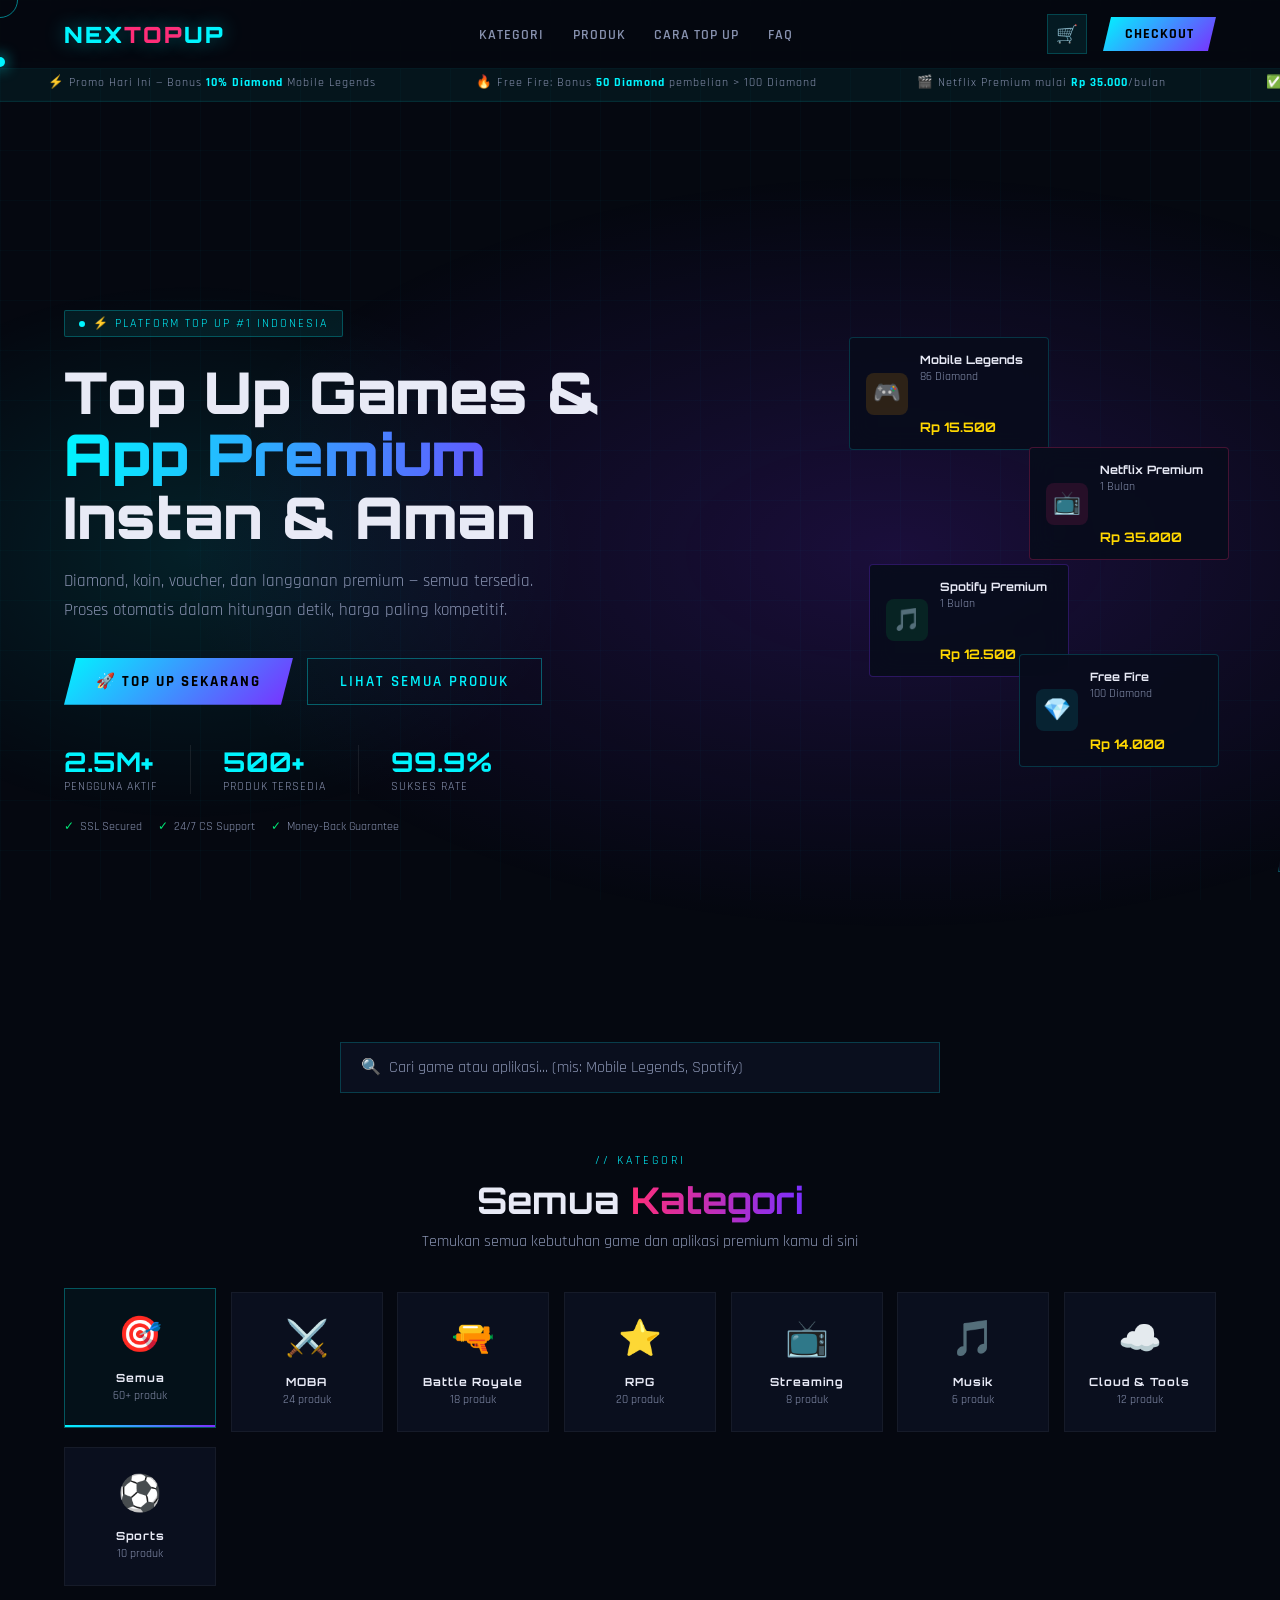
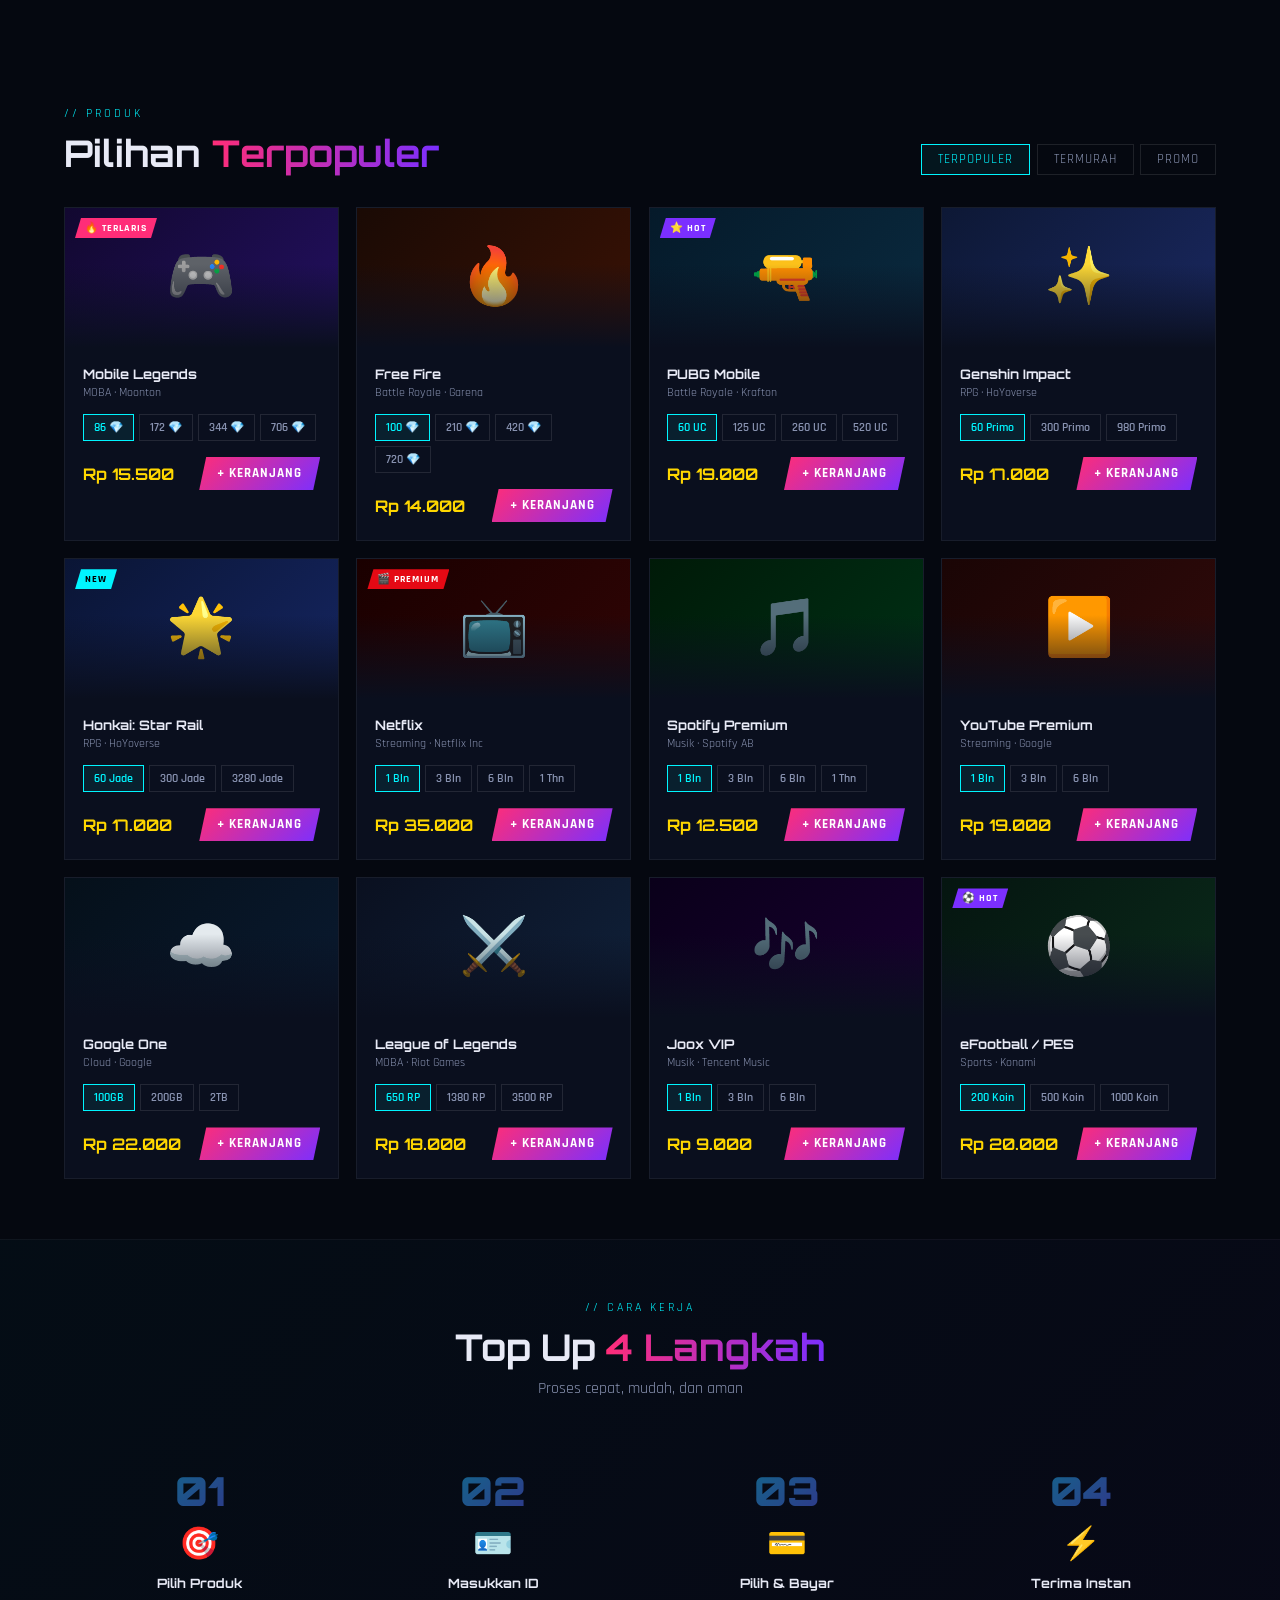
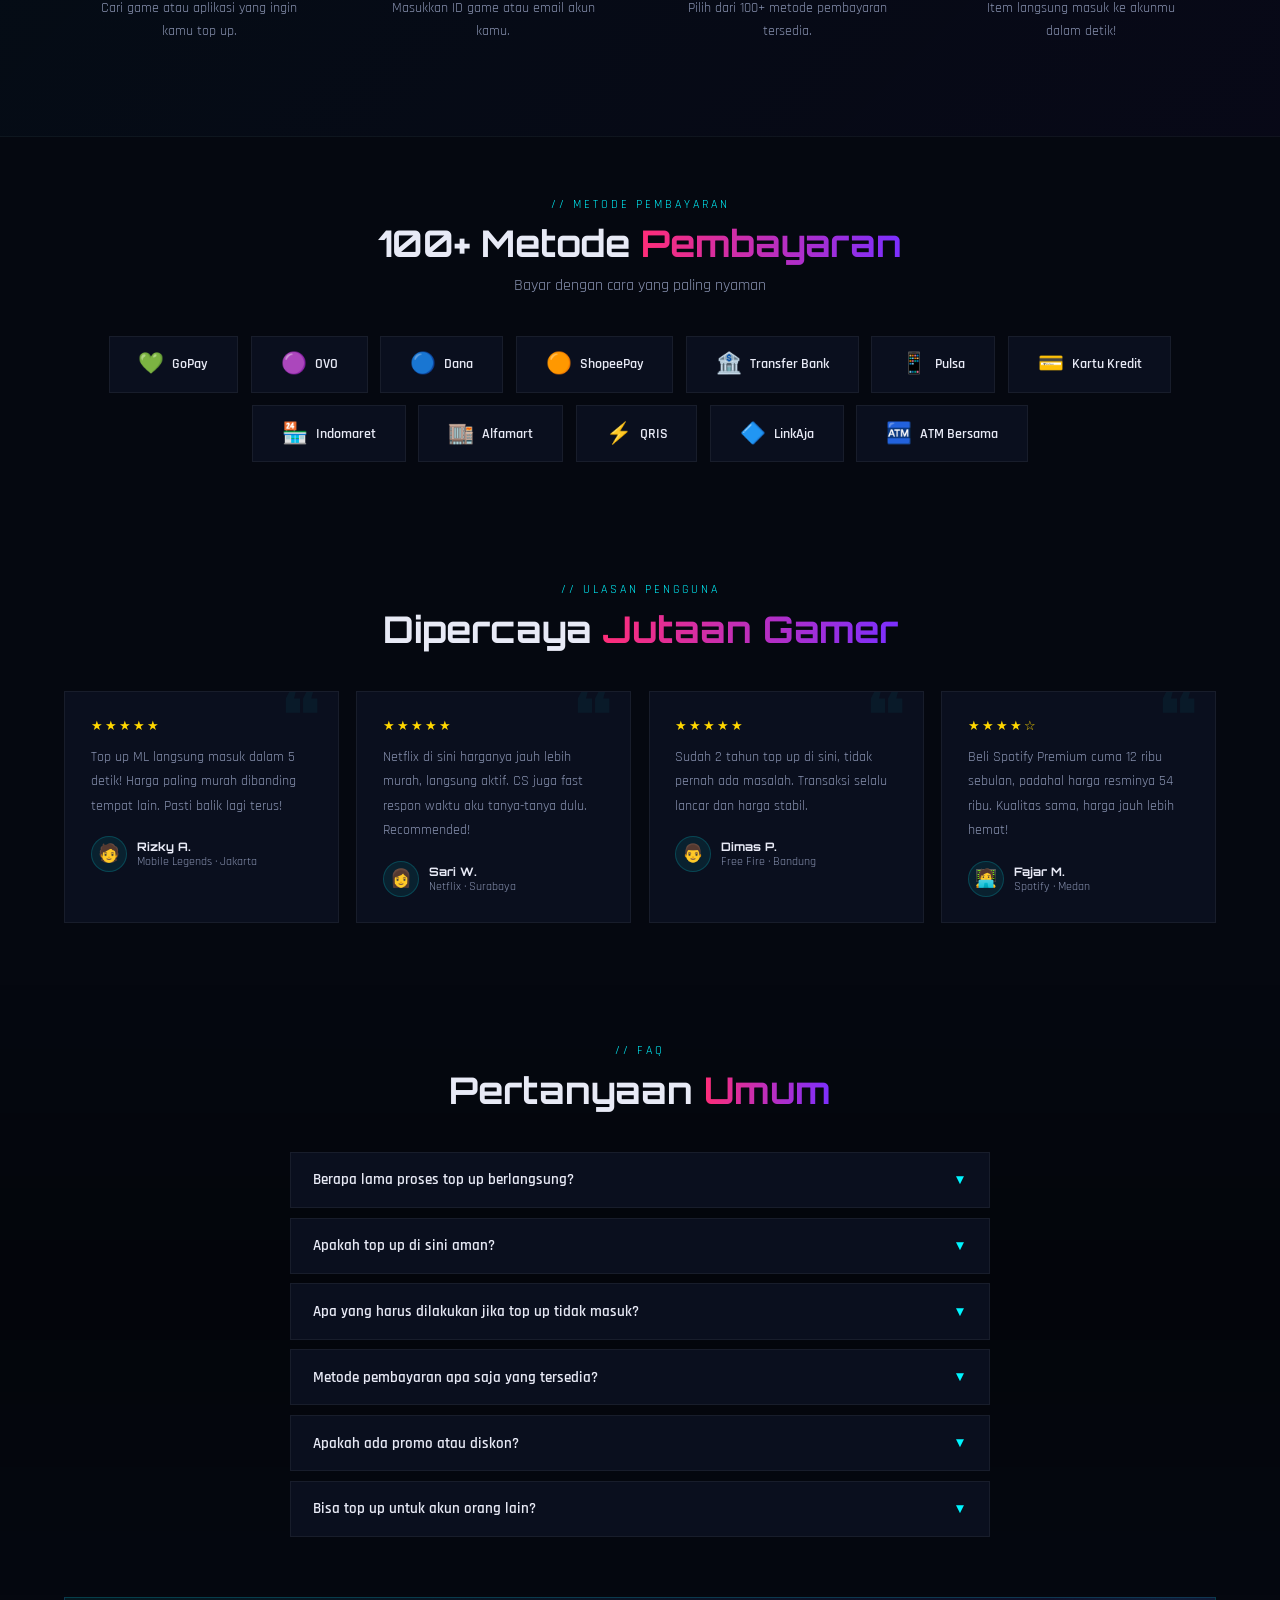
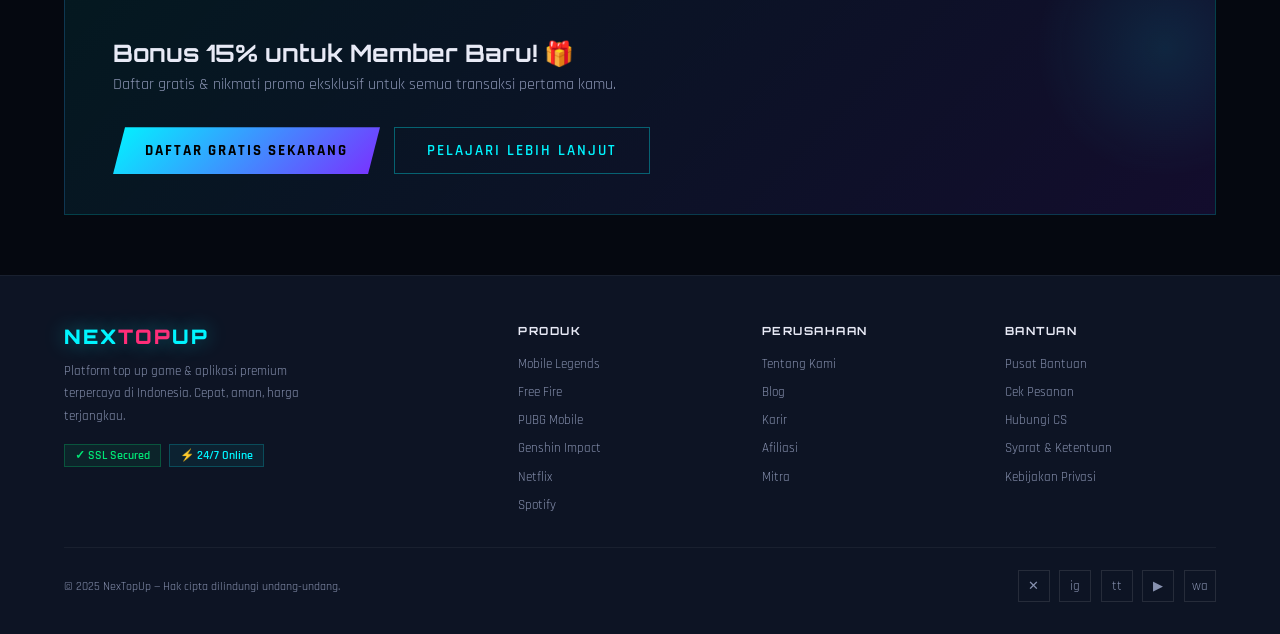
<file: store.html>
<!DOCTYPE html>
<html lang="id">
<head>
<meta charset="UTF-8">
<meta name="viewport" content="width=device-width, initial-scale=1.0">
<title>NexTopUp — Top Up Games & App Premium</title>
<link href="https://fonts.googleapis.com/css2?family=Orbitron:wght@400;700;900&family=Rajdhani:wght@300;400;500;600;700&display=swap" rel="stylesheet">
<link rel="stylesheet" href="css/style.css">
</head>
<body>

<div class="cursor" id="cursor"></div>
<div class="cursor-ring" id="cursorRing"></div>
<div id="particles"></div>
<button class="scroll-top" id="scrollTop" onclick="window.scrollTo({top:0,behavior:'smooth'})">▲</button>

<!-- NAV -->
<nav>
  <div class="logo">NEX<span>TOP</span>UP</div>
  <ul class="nav-links">
    <li><a href="#categories">Kategori</a></li>
    <li><a href="#products">Produk</a></li>
    <li><a href="#process">Cara Top Up</a></li>
    <li><a href="#faq">FAQ</a></li>
  </ul>
  <div class="nav-right">
    <button class="cart-btn" onclick="openCart()" title="Keranjang">🛒<span class="cart-count" id="cartCount">0</span></button>
    <button class="btn-nav" onclick="openModal()">Checkout</button>
    <div class="hamburger" id="hamburger" onclick="toggleNav()"><span></span><span></span><span></span></div>
  </div>
</nav>
<div class="mobile-nav" id="mobileNav">
  <a href="#categories" onclick="toggleNav()">Kategori</a>
  <a href="#products" onclick="toggleNav()">Produk</a>
  <a href="#process" onclick="toggleNav()">Cara Top Up</a>
  <a href="#faq" onclick="toggleNav()">FAQ</a>
  <button class="btn-primary" onclick="openCart();toggleNav()">🛒 Keranjang</button>
</div>

<!-- TICKER -->
<div class="ticker">
  <div class="ticker-inner">
    <span>⚡ Promo Hari Ini — Bonus <b>10% Diamond</b> Mobile Legends</span>
    <span>🔥 Free Fire: Bonus <b>50 Diamond</b> pembelian &gt; 100 Diamond</span>
    <span>🎬 Netflix Premium mulai <b>Rp 35.000</b>/bulan</span>
    <span>✅ Proses <b>Otomatis 24/7</b> — Item instan dalam 30 detik</span>
    <span>🎮 PUBG Mobile UC — Promo <b>Disc 15%</b> hari ini saja!</span>
    <span>⚡ Promo Hari Ini — Bonus <b>10% Diamond</b> Mobile Legends</span>
    <span>🔥 Free Fire: Bonus <b>50 Diamond</b> pembelian &gt; 100 Diamond</span>
    <span>🎬 Netflix Premium mulai <b>Rp 35.000</b>/bulan</span>
    <span>✅ Proses <b>Otomatis 24/7</b> — Item instan dalam 30 detik</span>
    <span>🎮 PUBG Mobile UC — Promo <b>Disc 15%</b> hari ini saja!</span>
  </div>
</div>

<!-- HERO -->
<section class="hero">
  <div class="hero-bg"></div>
  <div class="hero-content">
    <div class="hero-badge">⚡ Platform Top Up #1 Indonesia</div>
    <h1>
      <div class="l1">Top Up Games &</div>
      <div class="l2">App Premium</div>
      <div class="l1">Instan & Aman</div>
    </h1>
    <p>Diamond, koin, voucher, dan langganan premium — semua tersedia. Proses otomatis dalam hitungan detik, harga paling kompetitif.</p>
    <div class="hero-cta">
      <button class="btn-primary" onclick="document.getElementById('products').scrollIntoView({behavior:'smooth'})">🚀 Top Up Sekarang</button>
      <button class="btn-secondary" onclick="document.getElementById('categories').scrollIntoView({behavior:'smooth'})">Lihat Semua Produk</button>
    </div>
    <div class="hero-stats">
      <div class="stat-item"><span class="stat-num" data-target="2500000">0</span><span class="stat-label">Pengguna Aktif</span></div>
      <div class="stat-sep"></div>
      <div class="stat-item"><span class="stat-num" data-target="500">0</span><span class="stat-label">Produk Tersedia</span></div>
      <div class="stat-sep"></div>
      <div class="stat-item"><span class="stat-num" data-pct="99.9">0</span><span class="stat-label">Sukses Rate</span></div>
    </div>
    <div class="trust-badges">
      <div class="trust-badge"><em>✓</em> SSL Secured</div>
      <div class="trust-badge"><em>✓</em> 24/7 CS Support</div>
      <div class="trust-badge"><em>✓</em> Money-Back Guarantee</div>
    </div>
  </div>
  <div class="hero-visual">
    <div class="float-card"><div class="card-icon" style="background:rgba(255,165,0,.15)">🎮</div><div class="card-info"><h4>Mobile Legends</h4><p>86 Diamond</p><div class="card-price">Rp 15.500</div></div></div>
    <div class="float-card"><div class="card-icon" style="background:rgba(255,45,120,.12)">📺</div><div class="card-info"><h4>Netflix Premium</h4><p>1 Bulan</p><div class="card-price">Rp 35.000</div></div></div>
    <div class="float-card"><div class="card-icon" style="background:rgba(0,200,80,.12)">🎵</div><div class="card-info"><h4>Spotify Premium</h4><p>1 Bulan</p><div class="card-price">Rp 12.500</div></div></div>
    <div class="float-card"><div class="card-icon" style="background:rgba(0,245,255,.1)">💎</div><div class="card-info"><h4>Free Fire</h4><p>100 Diamond</p><div class="card-price">Rp 14.000</div></div></div>
  </div>
</section>

<!-- SEARCH -->
<div class="search-section">
  <div class="search-wrap">
    <input type="text" class="search-input" id="searchInput" placeholder="🔍  Cari game atau aplikasi... (mis: Mobile Legends, Spotify)" oninput="doSearch()">
  </div>
</div>

<!-- CATEGORIES -->
<section class="categories" id="categories">
  <div class="categories-header">
    <div class="sl">// Kategori</div>
    <h2 class="st">Semua <span>Kategori</span></h2>
    <p>Temukan semua kebutuhan game dan aplikasi premium kamu di sini</p>
  </div>
  <div class="cat-grid">
    <div class="cat-card ac" onclick="filterCat(this,'all')"><span class="cat-icon">🎯</span><div class="cat-name">Semua</div><div class="cat-count">60+ produk</div></div>
    <div class="cat-card" onclick="filterCat(this,'moba')"><span class="cat-icon">⚔️</span><div class="cat-name">MOBA</div><div class="cat-count">24 produk</div></div>
    <div class="cat-card" onclick="filterCat(this,'br')"><span class="cat-icon">🔫</span><div class="cat-name">Battle Royale</div><div class="cat-count">18 produk</div></div>
    <div class="cat-card" onclick="filterCat(this,'rpg')"><span class="cat-icon">⭐</span><div class="cat-name">RPG</div><div class="cat-count">20 produk</div></div>
    <div class="cat-card" onclick="filterCat(this,'streaming')"><span class="cat-icon">📺</span><div class="cat-name">Streaming</div><div class="cat-count">8 produk</div></div>
    <div class="cat-card" onclick="filterCat(this,'musik')"><span class="cat-icon">🎵</span><div class="cat-name">Musik</div><div class="cat-count">6 produk</div></div>
    <div class="cat-card" onclick="filterCat(this,'cloud')"><span class="cat-icon">☁️</span><div class="cat-name">Cloud & Tools</div><div class="cat-count">12 produk</div></div>
    <div class="cat-card" onclick="filterCat(this,'sports')"><span class="cat-icon">⚽</span><div class="cat-name">Sports</div><div class="cat-count">10 produk</div></div>
  </div>
</section>

<!-- PRODUCTS -->
<section class="products" id="products">
  <div class="products-header">
    <div><div class="sl">// Produk</div><h2 class="st">Pilihan <span>Terpopuler</span></h2></div>
    <div class="filter-tabs">
      <button class="tab active" onclick="sortCards(this,'popular')">Terpopuler</button>
      <button class="tab" onclick="sortCards(this,'cheap')">Termurah</button>
      <button class="tab" onclick="sortCards(this,'promo')">Promo</button>
    </div>
  </div>
  <div class="products-grid" id="productsGrid">

    <div class="product-card" data-cat="moba" data-name="mobile legends" data-price="15500" data-promo="1">
      <div class="pbadge">🔥 Terlaris</div>
      <div class="product-thumb" style="background:linear-gradient(135deg,#120830,#231060)">🎮</div>
      <div class="product-body">
        <div class="product-name">Mobile Legends</div><div class="product-cat">MOBA · Moonton</div>
        <div class="product-options">
          <button class="opt-btn sel" onclick="selOpt(this,'Rp 15.500',15500)">86 💎</button>
          <button class="opt-btn" onclick="selOpt(this,'Rp 29.000',29000)">172 💎</button>
          <button class="opt-btn" onclick="selOpt(this,'Rp 57.000',57000)">344 💎</button>
          <button class="opt-btn" onclick="selOpt(this,'Rp 110.000',110000)">706 💎</button>
        </div>
        <div class="product-footer"><div class="product-price">Rp 15.500</div><button class="btn-buy" onclick="addCart(this,'Mobile Legends','🎮')">+ Keranjang</button></div>
      </div>
    </div>

    <div class="product-card" data-cat="br" data-name="free fire" data-price="14000" data-promo="1">
      <div class="product-thumb" style="background:linear-gradient(135deg,#1a0a05,#3a1205)">🔥</div>
      <div class="product-body">
        <div class="product-name">Free Fire</div><div class="product-cat">Battle Royale · Garena</div>
        <div class="product-options">
          <button class="opt-btn sel" onclick="selOpt(this,'Rp 14.000',14000)">100 💎</button>
          <button class="opt-btn" onclick="selOpt(this,'Rp 27.500',27500)">210 💎</button>
          <button class="opt-btn" onclick="selOpt(this,'Rp 55.000',55000)">420 💎</button>
          <button class="opt-btn" onclick="selOpt(this,'Rp 95.000',95000)">720 💎</button>
        </div>
        <div class="product-footer"><div class="product-price">Rp 14.000</div><button class="btn-buy" onclick="addCart(this,'Free Fire','🔥')">+ Keranjang</button></div>
      </div>
    </div>

    <div class="product-card" data-cat="br" data-name="pubg mobile" data-price="19000" data-promo="0">
      <div class="pbadge" style="background:var(--accent3)">⭐ HOT</div>
      <div class="product-thumb" style="background:linear-gradient(135deg,#051a2a,#0a2a3f)">🔫</div>
      <div class="product-body">
        <div class="product-name">PUBG Mobile</div><div class="product-cat">Battle Royale · Krafton</div>
        <div class="product-options">
          <button class="opt-btn sel" onclick="selOpt(this,'Rp 19.000',19000)">60 UC</button>
          <button class="opt-btn" onclick="selOpt(this,'Rp 35.000',35000)">125 UC</button>
          <button class="opt-btn" onclick="selOpt(this,'Rp 65.000',65000)">260 UC</button>
          <button class="opt-btn" onclick="selOpt(this,'Rp 120.000',120000)">520 UC</button>
        </div>
        <div class="product-footer"><div class="product-price">Rp 19.000</div><button class="btn-buy" onclick="addCart(this,'PUBG Mobile','🔫')">+ Keranjang</button></div>
      </div>
    </div>

    <div class="product-card" data-cat="rpg" data-name="genshin impact" data-price="17000" data-promo="0">
      <div class="product-thumb" style="background:linear-gradient(135deg,#0d1835,#1a2860)">✨</div>
      <div class="product-body">
        <div class="product-name">Genshin Impact</div><div class="product-cat">RPG · HoYoverse</div>
        <div class="product-options">
          <button class="opt-btn sel" onclick="selOpt(this,'Rp 17.000',17000)">60 Primo</button>
          <button class="opt-btn" onclick="selOpt(this,'Rp 80.000',80000)">300 Primo</button>
          <button class="opt-btn" onclick="selOpt(this,'Rp 155.000',155000)">980 Primo</button>
        </div>
        <div class="product-footer"><div class="product-price">Rp 17.000</div><button class="btn-buy" onclick="addCart(this,'Genshin Impact','✨')">+ Keranjang</button></div>
      </div>
    </div>

    <div class="product-card" data-cat="rpg" data-name="honkai star rail" data-price="17000" data-promo="0">
      <div class="pbadge" style="background:var(--accent);color:#000">NEW</div>
      <div class="product-thumb" style="background:linear-gradient(135deg,#0a1535,#152560)">🌟</div>
      <div class="product-body">
        <div class="product-name">Honkai: Star Rail</div><div class="product-cat">RPG · HoYoverse</div>
        <div class="product-options">
          <button class="opt-btn sel" onclick="selOpt(this,'Rp 17.000',17000)">60 Jade</button>
          <button class="opt-btn" onclick="selOpt(this,'Rp 82.000',82000)">300 Jade</button>
          <button class="opt-btn" onclick="selOpt(this,'Rp 790.000',790000)">3280 Jade</button>
        </div>
        <div class="product-footer"><div class="product-price">Rp 17.000</div><button class="btn-buy" onclick="addCart(this,'Honkai: Star Rail','🌟')">+ Keranjang</button></div>
      </div>
    </div>

    <div class="product-card" data-cat="streaming" data-name="netflix" data-price="35000" data-promo="1">
      <div class="pbadge" style="background:#e50914">🎬 Premium</div>
      <div class="product-thumb" style="background:linear-gradient(135deg,#1a0000,#300505)">📺</div>
      <div class="product-body">
        <div class="product-name">Netflix</div><div class="product-cat">Streaming · Netflix Inc</div>
        <div class="product-options">
          <button class="opt-btn sel" onclick="selOpt(this,'Rp 35.000',35000)">1 Bln</button>
          <button class="opt-btn" onclick="selOpt(this,'Rp 95.000',95000)">3 Bln</button>
          <button class="opt-btn" onclick="selOpt(this,'Rp 180.000',180000)">6 Bln</button>
          <button class="opt-btn" onclick="selOpt(this,'Rp 340.000',340000)">1 Thn</button>
        </div>
        <div class="product-footer"><div class="product-price">Rp 35.000</div><button class="btn-buy" onclick="addCart(this,'Netflix','📺')">+ Keranjang</button></div>
      </div>
    </div>

    <div class="product-card" data-cat="musik" data-name="spotify premium" data-price="12500" data-promo="0">
      <div class="product-thumb" style="background:linear-gradient(135deg,#001a08,#003015)">🎵</div>
      <div class="product-body">
        <div class="product-name">Spotify Premium</div><div class="product-cat">Musik · Spotify AB</div>
        <div class="product-options">
          <button class="opt-btn sel" onclick="selOpt(this,'Rp 12.500',12500)">1 Bln</button>
          <button class="opt-btn" onclick="selOpt(this,'Rp 35.000',35000)">3 Bln</button>
          <button class="opt-btn" onclick="selOpt(this,'Rp 65.000',65000)">6 Bln</button>
          <button class="opt-btn" onclick="selOpt(this,'Rp 120.000',120000)">1 Thn</button>
        </div>
        <div class="product-footer"><div class="product-price">Rp 12.500</div><button class="btn-buy" onclick="addCart(this,'Spotify Premium','🎵')">+ Keranjang</button></div>
      </div>
    </div>

    <div class="product-card" data-cat="streaming" data-name="youtube premium" data-price="19000" data-promo="0">
      <div class="product-thumb" style="background:linear-gradient(135deg,#1a0505,#300a0a)">▶️</div>
      <div class="product-body">
        <div class="product-name">YouTube Premium</div><div class="product-cat">Streaming · Google</div>
        <div class="product-options">
          <button class="opt-btn sel" onclick="selOpt(this,'Rp 19.000',19000)">1 Bln</button>
          <button class="opt-btn" onclick="selOpt(this,'Rp 55.000',55000)">3 Bln</button>
          <button class="opt-btn" onclick="selOpt(this,'Rp 100.000',100000)">6 Bln</button>
        </div>
        <div class="product-footer"><div class="product-price">Rp 19.000</div><button class="btn-buy" onclick="addCart(this,'YouTube Premium','▶️')">+ Keranjang</button></div>
      </div>
    </div>

    <div class="product-card" data-cat="cloud" data-name="google one" data-price="22000" data-promo="0">
      <div class="product-thumb" style="background:linear-gradient(135deg,#05101a,#0a1a30)">☁️</div>
      <div class="product-body">
        <div class="product-name">Google One</div><div class="product-cat">Cloud · Google</div>
        <div class="product-options">
          <button class="opt-btn sel" onclick="selOpt(this,'Rp 22.000',22000)">100GB</button>
          <button class="opt-btn" onclick="selOpt(this,'Rp 35.000',35000)">200GB</button>
          <button class="opt-btn" onclick="selOpt(this,'Rp 110.000',110000)">2TB</button>
        </div>
        <div class="product-footer"><div class="product-price">Rp 22.000</div><button class="btn-buy" onclick="addCart(this,'Google One','☁️')">+ Keranjang</button></div>
      </div>
    </div>

    <div class="product-card" data-cat="moba" data-name="league of legends" data-price="18000" data-promo="0">
      <div class="product-thumb" style="background:linear-gradient(135deg,#0a1020,#10213a)">⚔️</div>
      <div class="product-body">
        <div class="product-name">League of Legends</div><div class="product-cat">MOBA · Riot Games</div>
        <div class="product-options">
          <button class="opt-btn sel" onclick="selOpt(this,'Rp 18.000',18000)">650 RP</button>
          <button class="opt-btn" onclick="selOpt(this,'Rp 45.000',45000)">1380 RP</button>
          <button class="opt-btn" onclick="selOpt(this,'Rp 85.000',85000)">3500 RP</button>
        </div>
        <div class="product-footer"><div class="product-price">Rp 18.000</div><button class="btn-buy" onclick="addCart(this,'League of Legends','⚔️')">+ Keranjang</button></div>
      </div>
    </div>

    <div class="product-card" data-cat="musik" data-name="joox" data-price="9000" data-promo="0">
      <div class="product-thumb" style="background:linear-gradient(135deg,#0a001a,#180030)">🎶</div>
      <div class="product-body">
        <div class="product-name">Joox VIP</div><div class="product-cat">Musik · Tencent Music</div>
        <div class="product-options">
          <button class="opt-btn sel" onclick="selOpt(this,'Rp 9.000',9000)">1 Bln</button>
          <button class="opt-btn" onclick="selOpt(this,'Rp 25.000',25000)">3 Bln</button>
          <button class="opt-btn" onclick="selOpt(this,'Rp 45.000',45000)">6 Bln</button>
        </div>
        <div class="product-footer"><div class="product-price">Rp 9.000</div><button class="btn-buy" onclick="addCart(this,'Joox VIP','🎶')">+ Keranjang</button></div>
      </div>
    </div>

    <div class="product-card" data-cat="sports" data-name="efootball pes" data-price="20000" data-promo="1">
      <div class="pbadge" style="background:var(--accent3)">⚽ Hot</div>
      <div class="product-thumb" style="background:linear-gradient(135deg,#051510,#0a2a1a)">⚽</div>
      <div class="product-body">
        <div class="product-name">eFootball / PES</div><div class="product-cat">Sports · Konami</div>
        <div class="product-options">
          <button class="opt-btn sel" onclick="selOpt(this,'Rp 20.000',20000)">200 Koin</button>
          <button class="opt-btn" onclick="selOpt(this,'Rp 48.000',48000)">500 Koin</button>
          <button class="opt-btn" onclick="selOpt(this,'Rp 90.000',90000)">1000 Koin</button>
        </div>
        <div class="product-footer"><div class="product-price">Rp 20.000</div><button class="btn-buy" onclick="addCart(this,'eFootball PES','⚽')">+ Keranjang</button></div>
      </div>
    </div>

    <div class="no-results" id="noResults">😔 Produk tidak ditemukan.</div>
  </div>
</section>

<!-- PROCESS -->
<section class="process" id="process">
  <div class="process-header">
    <div class="sl">// Cara Kerja</div>
    <h2 class="st">Top Up <span>4 Langkah</span></h2>
    <p style="color:var(--muted);margin-top:.6rem;">Proses cepat, mudah, dan aman</p>
  </div>
  <div class="steps-grid">
    <div class="step-card"><div class="step-num">01</div><div class="step-icon">🎯</div><div class="step-title">Pilih Produk</div><p class="step-desc">Cari game atau aplikasi yang ingin kamu top up.</p></div>
    <div class="step-card"><div class="step-num">02</div><div class="step-icon">🪪</div><div class="step-title">Masukkan ID</div><p class="step-desc">Masukkan ID game atau email akun kamu.</p></div>
    <div class="step-card"><div class="step-num">03</div><div class="step-icon">💳</div><div class="step-title">Pilih & Bayar</div><p class="step-desc">Pilih dari 100+ metode pembayaran tersedia.</p></div>
    <div class="step-card"><div class="step-num">04</div><div class="step-icon">⚡</div><div class="step-title">Terima Instan</div><p class="step-desc">Item langsung masuk ke akunmu dalam detik!</p></div>
  </div>
</section>

<!-- PAYMENT -->
<section class="payment">
  <div class="payment-header">
    <div class="sl">// Metode Pembayaran</div>
    <h2 class="st">100+ Metode <span>Pembayaran</span></h2>
    <p style="color:var(--muted);margin-top:.6rem;">Bayar dengan cara yang paling nyaman</p>
  </div>
  <div class="payment-methods">
    <div class="pay-card"><span>💚</span> GoPay</div>
    <div class="pay-card"><span>🟣</span> OVO</div>
    <div class="pay-card"><span>🔵</span> Dana</div>
    <div class="pay-card"><span>🟠</span> ShopeePay</div>
    <div class="pay-card"><span>🏦</span> Transfer Bank</div>
    <div class="pay-card"><span>📱</span> Pulsa</div>
    <div class="pay-card"><span>💳</span> Kartu Kredit</div>
    <div class="pay-card"><span>🏪</span> Indomaret</div>
    <div class="pay-card"><span>🏬</span> Alfamart</div>
    <div class="pay-card"><span>⚡</span> QRIS</div>
    <div class="pay-card"><span>🔷</span> LinkAja</div>
    <div class="pay-card"><span>🏧</span> ATM Bersama</div>
  </div>
</section>

<!-- TESTIMONIALS -->
<section class="testimonials">
  <div class="testimonials-header">
    <div class="sl">// Ulasan Pengguna</div>
    <h2 class="st">Dipercaya <span>Jutaan Gamer</span></h2>
  </div>
  <div class="testi-grid">
    <div class="testi-card"><div class="stars">★★★★★</div><p class="testi-text">Top up ML langsung masuk dalam 5 detik! Harga paling murah dibanding tempat lain. Pasti balik lagi terus!</p><div class="testi-user"><div class="user-avatar">🧑</div><div><div class="user-name">Rizky A.</div><div class="user-game">Mobile Legends · Jakarta</div></div></div></div>
    <div class="testi-card"><div class="stars">★★★★★</div><p class="testi-text">Netflix di sini harganya jauh lebih murah, langsung aktif. CS juga fast respon waktu aku tanya-tanya dulu. Recommended!</p><div class="testi-user"><div class="user-avatar">👩</div><div><div class="user-name">Sari W.</div><div class="user-game">Netflix · Surabaya</div></div></div></div>
    <div class="testi-card"><div class="stars">★★★★★</div><p class="testi-text">Sudah 2 tahun top up di sini, tidak pernah ada masalah. Transaksi selalu lancar dan harga stabil.</p><div class="testi-user"><div class="user-avatar">👨</div><div><div class="user-name">Dimas P.</div><div class="user-game">Free Fire · Bandung</div></div></div></div>
    <div class="testi-card"><div class="stars">★★★★☆</div><p class="testi-text">Beli Spotify Premium cuma 12 ribu sebulan, padahal harga resminya 54 ribu. Kualitas sama, harga jauh lebih hemat!</p><div class="testi-user"><div class="user-avatar">🧑‍💻</div><div><div class="user-name">Fajar M.</div><div class="user-game">Spotify · Medan</div></div></div></div>
  </div>
</section>

<!-- FAQ -->
<section class="faq" id="faq">
  <div class="faq-header">
    <div class="sl">// FAQ</div>
    <h2 class="st">Pertanyaan <span>Umum</span></h2>
  </div>
  <div class="faq-list">
    <div class="faq-item"><div class="faq-q" onclick="toggleFaq(this)">Berapa lama proses top up berlangsung? <span class="faq-arrow">▼</span></div><div class="faq-a">Proses top up berlangsung otomatis dan biasanya selesai dalam 5–30 detik setelah pembayaran dikonfirmasi. Untuk beberapa produk, maksimal 5 menit.</div></div>
    <div class="faq-item"><div class="faq-q" onclick="toggleFaq(this)">Apakah top up di sini aman? <span class="faq-arrow">▼</span></div><div class="faq-a">Ya, 100% aman. Kami menggunakan enkripsi SSL dan bekerja sama langsung dengan publisher game resmi. Sudah digunakan oleh 2.5 juta pengguna aktif.</div></div>
    <div class="faq-item"><div class="faq-q" onclick="toggleFaq(this)">Apa yang harus dilakukan jika top up tidak masuk? <span class="faq-arrow">▼</span></div><div class="faq-a">Hubungi customer service kami di WhatsApp atau Live Chat. Tim kami aktif 24/7 dan memiliki kebijakan refund jika terjadi kegagalan sistem.</div></div>
    <div class="faq-item"><div class="faq-q" onclick="toggleFaq(this)">Metode pembayaran apa saja yang tersedia? <span class="faq-arrow">▼</span></div><div class="faq-a">Kami menerima lebih dari 100 metode: GoPay, OVO, Dana, ShopeePay, QRIS, transfer bank, pulsa, kartu kredit, Indomaret, dan Alfamart.</div></div>
    <div class="faq-item"><div class="faq-q" onclick="toggleFaq(this)">Apakah ada promo atau diskon? <span class="faq-arrow">▼</span></div><div class="faq-a">Ya! Kami rutin mengadakan promo harian dan event khusus. Member baru mendapat bonus 15% untuk transaksi pertama!</div></div>
    <div class="faq-item"><div class="faq-q" onclick="toggleFaq(this)">Bisa top up untuk akun orang lain? <span class="faq-arrow">▼</span></div><div class="faq-a">Tentu bisa! Cukup masukkan ID game atau akun tujuan. Sangat cocok untuk hadiah kepada teman atau keluarga.</div></div>
  </div>
</section>

<!-- CTA -->
<div class="cta-banner">
  <div class="cta-text">
    <h2>Bonus 15% untuk Member Baru! 🎁</h2>
    <p>Daftar gratis & nikmati promo eksklusif untuk semua transaksi pertama kamu.</p>
  </div>
  <div class="cta-actions">
    <button class="btn-primary">Daftar Gratis Sekarang</button>
    <button class="btn-secondary">Pelajari Lebih Lanjut</button>
  </div>
</div>

<!-- FOOTER -->
<footer>
  <div class="footer-grid">
    <div class="footer-brand">
      <span class="logo">NEX<span>TOP</span>UP</span>
      <p>Platform top up game & aplikasi premium terpercaya di Indonesia. Cepat, aman, harga terjangkau.</p>
      <div style="display:flex;gap:.5rem;margin-top:1rem;flex-wrap:wrap;">
        <span style="background:rgba(0,230,118,.08);border:1px solid rgba(0,230,118,.25);color:var(--green);font-size:.72rem;padding:3px 10px;font-weight:600;">✓ SSL Secured</span>
        <span style="background:rgba(0,245,255,.06);border:1px solid rgba(0,245,255,.2);color:var(--accent);font-size:.72rem;padding:3px 10px;font-weight:600;">⚡ 24/7 Online</span>
      </div>
    </div>
    <div class="footer-col"><h4>Produk</h4><ul><li><a href="#">Mobile Legends</a></li><li><a href="#">Free Fire</a></li><li><a href="#">PUBG Mobile</a></li><li><a href="#">Genshin Impact</a></li><li><a href="#">Netflix</a></li><li><a href="#">Spotify</a></li></ul></div>
    <div class="footer-col"><h4>Perusahaan</h4><ul><li><a href="#">Tentang Kami</a></li><li><a href="#">Blog</a></li><li><a href="#">Karir</a></li><li><a href="#">Afiliasi</a></li><li><a href="#">Mitra</a></li></ul></div>
    <div class="footer-col"><h4>Bantuan</h4><ul><li><a href="#">Pusat Bantuan</a></li><li><a href="#">Cek Pesanan</a></li><li><a href="#">Hubungi CS</a></li><li><a href="#">Syarat & Ketentuan</a></li><li><a href="#">Kebijakan Privasi</a></li></ul></div>
  </div>
  <div class="footer-bottom">
    <p>© 2025 NexTopUp — Hak cipta dilindungi undang-undang.</p>
    <div class="social-links">
      <a class="social-btn" href="#">✕</a>
      <a class="social-btn" href="#">ig</a>
      <a class="social-btn" href="#">tt</a>
      <a class="social-btn" href="#">▶</a>
      <a class="social-btn" href="#">wa</a>
    </div>
  </div>
</footer>

<!-- CART SIDEBAR -->
<div class="cart-overlay" id="cartOverlay" onclick="closeCart()"></div>
<div class="cart-sidebar" id="cartSidebar">
  <div class="cart-header"><h3>🛒 Keranjang</h3><button class="close-btn" onclick="closeCart()">✕</button></div>
  <div class="cart-items" id="cartItems"><div class="cart-empty"><span class="cei">🛒</span><p>Keranjang kosong.<br>Yuk tambahkan produk!</p></div></div>
  <div class="cart-footer" id="cartFooter" style="display:none;">
    <div class="cart-total"><span>Total</span><strong id="cartTotal">Rp 0</strong></div>
    <button class="btn-checkout" onclick="closeCart();openModal()">Lanjut Checkout →</button>
  </div>
</div>

<!-- MODAL CHECKOUT -->
<div class="modal-overlay" id="modalOverlay" onclick="if(event.target===this)closeModal()">
  <div class="modal" id="checkoutModal">
    <div class="modal-header"><h3 id="modalTitle">⚡ Checkout</h3><button class="close-btn" onclick="closeModal()">✕</button></div>
    <div class="modal-body" id="modalBody">
      <div class="order-summary">
        <div style="font-family:'Orbitron';font-size:.7rem;font-weight:700;margin-bottom:.75rem;color:var(--accent);">RINGKASAN PESANAN</div>
        <div id="orderItems"></div>
        <div class="order-row total"><span>Total</span><span id="orderTotal">Rp 0</span></div>
      </div>
      <div class="form-group"><label>ID Game / Email Akun</label><input type="text" class="form-input" id="gameId" placeholder="Masukkan ID game atau email akun"></div>
      <div class="form-group"><label>Nomor WhatsApp (Opsional)</label><input type="text" class="form-input" placeholder="08xx-xxxx-xxxx"></div>
      <div class="form-group">
        <label>Metode Pembayaran</label>
        <div class="pay-options">
          <div class="pay-opt sel" onclick="selPay(this)">💚 GoPay</div>
          <div class="pay-opt" onclick="selPay(this)">🟣 OVO</div>
          <div class="pay-opt" onclick="selPay(this)">🔵 Dana</div>
          <div class="pay-opt" onclick="selPay(this)">⚡ QRIS</div>
          <div class="pay-opt" onclick="selPay(this)">🏦 Transfer Bank</div>
          <div class="pay-opt" onclick="selPay(this)">📱 Pulsa</div>
          <div class="pay-opt" onclick="selPay(this)">🏪 Indomaret</div>
          <div class="pay-opt" onclick="selPay(this)">💳 Kartu Kredit</div>
        </div>
      </div>
    </div>
    <div class="modal-footer" id="modalFooter">
      <button class="btn-secondary" style="flex:1" onclick="closeModal()">Batal</button>
      <button class="btn-primary" style="flex:2;clip-path:none" onclick="doCheckout()">Bayar Sekarang ⚡</button>
    </div>
  </div>
</div>

<!-- TOAST -->
<div class="toast" id="toast">
  <div class="toast-icon" id="toastIcon">✅</div>
  <div class="toast-text"><h5 id="toastTitle">Berhasil!</h5><p id="toastMsg">Item ditambahkan</p></div>
</div>

<script src="js/script.js"></script>
</body>
</html>
</file>
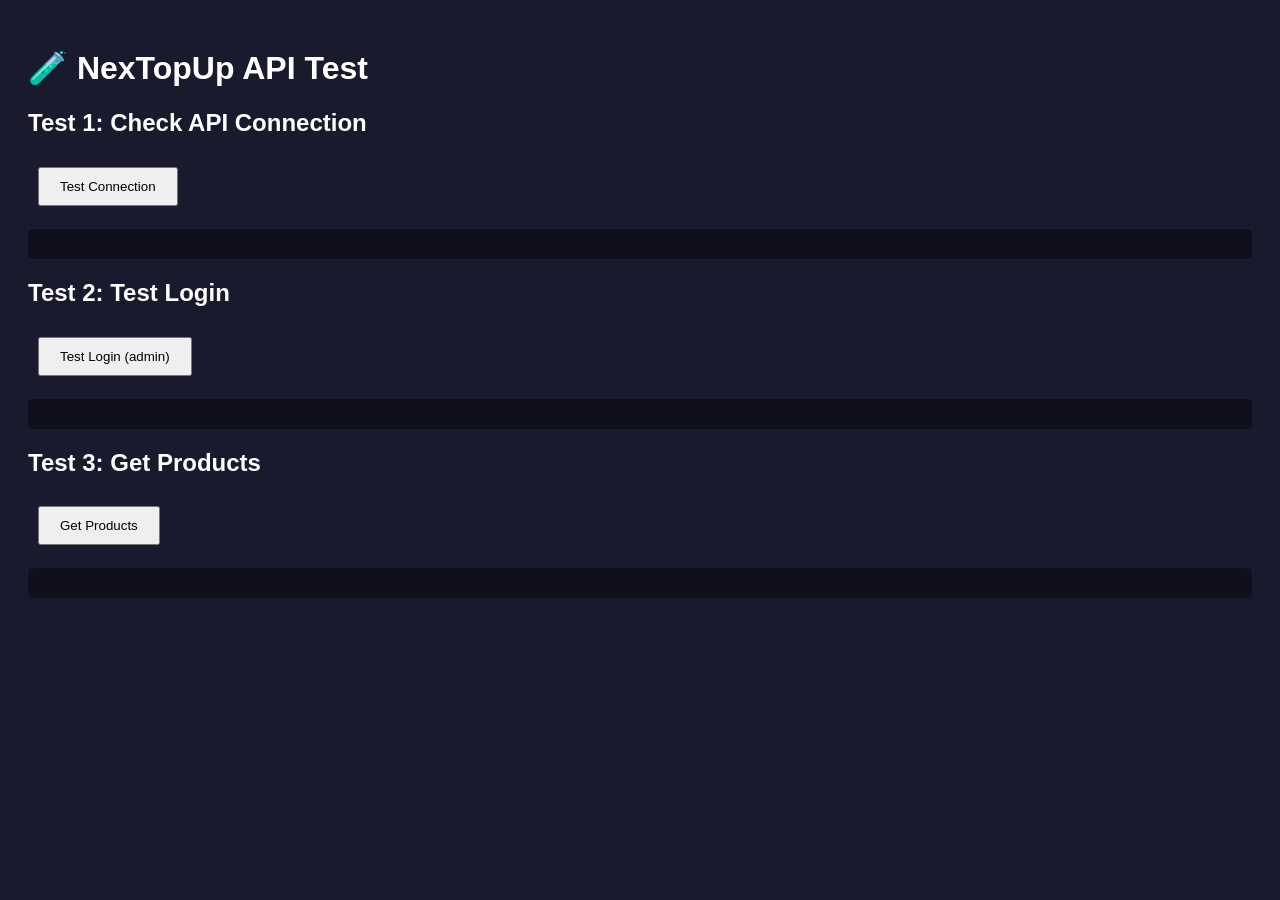
<file: test-api.html>
<!DOCTYPE html>
<html>
<head>
    <title>Test API</title>
    <style>
        body { font-family: Arial; padding: 20px; background: #1a1a2e; color: #fff; }
        button { padding: 10px 20px; margin: 10px; cursor: pointer; }
        pre { background: #0f0f1e; padding: 15px; border-radius: 5px; overflow-x: auto; }
        .success { color: #00ff00; }
        .error { color: #ff0000; }
    </style>
</head>
<body>
    <h1>🧪 NexTopUp API Test</h1>
    
    <h2>Test 1: Check API Connection</h2>
    <button onclick="testConnection()">Test Connection</button>
    <pre id="result1"></pre>
    
    <h2>Test 2: Test Login</h2>
    <button onclick="testLogin()">Test Login (admin)</button>
    <pre id="result2"></pre>
    
    <h2>Test 3: Get Products</h2>
    <button onclick="testProducts()">Get Products</button>
    <pre id="result3"></pre>

    <script>
        const API_BASE = 'http://localhost/NexTopup-Web/api';
        
        async function testConnection() {
            const result = document.getElementById('result1');
            result.innerHTML = 'Testing...';
            
            try {
                const response = await fetch(API_BASE + '/test.php');
                const text = await response.text();
                result.innerHTML = '<span class="success">✅ Response:</span>\n' + text;
            } catch (error) {
                result.innerHTML = '<span class="error">❌ Error:</span>\n' + error.message;
            }
        }
        
        async function testLogin() {
            const result = document.getElementById('result2');
            result.innerHTML = 'Testing login...';
            
            try {
                const response = await fetch(API_BASE + '/auth.php', {
                    method: 'POST',
                    headers: { 'Content-Type': 'application/json' },
                    body: JSON.stringify({
                        action: 'login',
                        email: 'admin@nextopup.id',
                        password: 'admin123'
                    })
                });
                
                const text = await response.text();
                console.log('Raw response:', text);
                
                try {
                    const data = JSON.parse(text);
                    result.innerHTML = '<span class="success">✅ Login Response:</span>\n' + JSON.stringify(data, null, 2);
                } catch (e) {
                    result.innerHTML = '<span class="error">❌ Invalid JSON Response:</span>\n' + text;
                }
            } catch (error) {
                result.innerHTML = '<span class="error">❌ Error:</span>\n' + error.message;
            }
        }
        
        async function testProducts() {
            const result = document.getElementById('result3');
            result.innerHTML = 'Loading products...';
            
            try {
                const response = await fetch(API_BASE + '/products.php');
                const text = await response.text();
                
                try {
                    const data = JSON.parse(text);
                    result.innerHTML = '<span class="success">✅ Products:</span>\n' + JSON.stringify(data, null, 2);
                } catch (e) {
                    result.innerHTML = '<span class="error">❌ Invalid JSON Response:</span>\n' + text;
                }
            } catch (error) {
                result.innerHTML = '<span class="error">❌ Error:</span>\n' + error.message;
            }
        }
    </script>
</body>
</html>
</file>
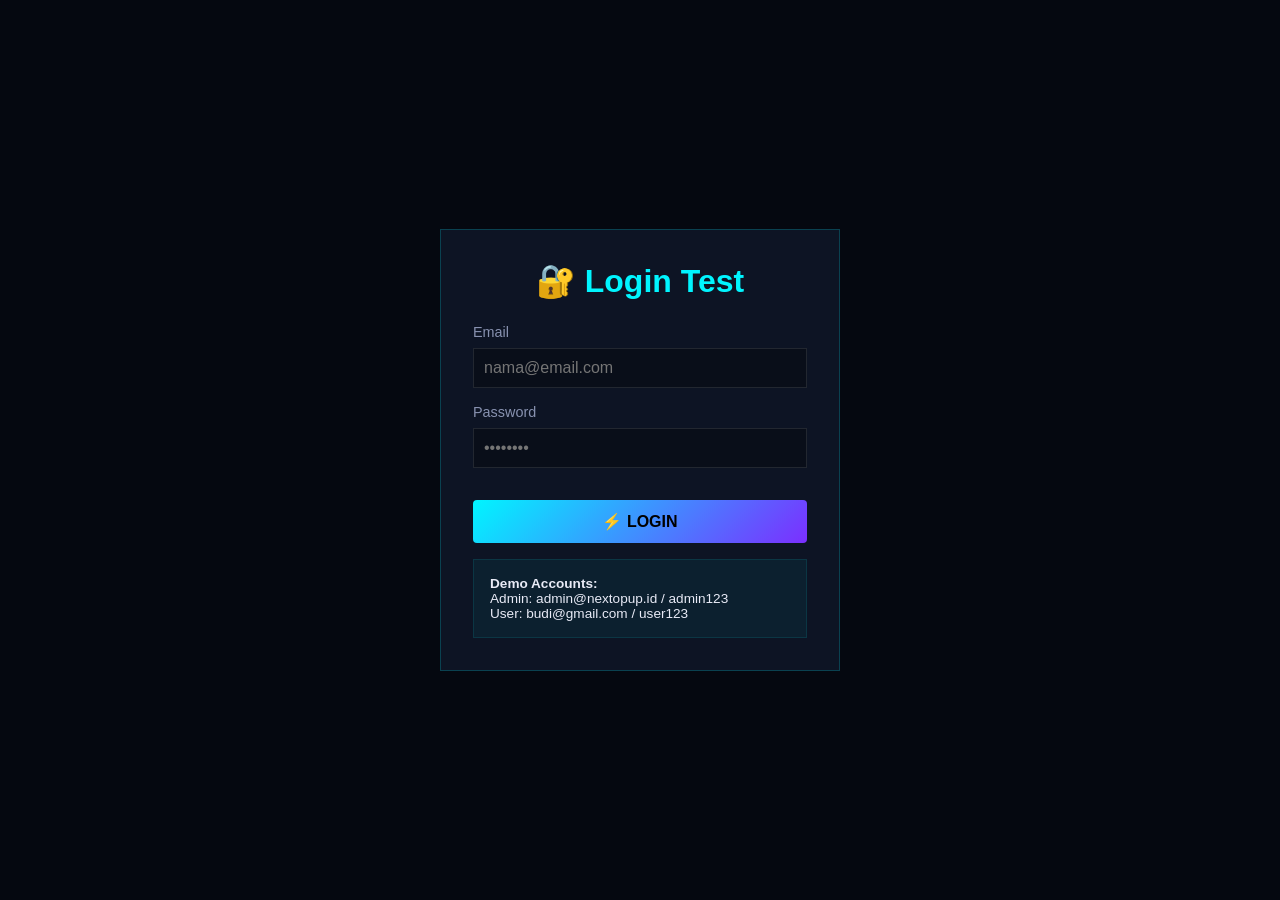
<file: archive/login-simple.html>
<!DOCTYPE html>
<html lang="id">
<head>
<meta charset="UTF-8">
<meta name="viewport" content="width=device-width, initial-scale=1.0">
<title>Login Test - Simple</title>
<style>
* { margin: 0; padding: 0; box-sizing: border-box; }
body {
  background: #050810;
  color: #e8eaf6;
  font-family: Arial, sans-serif;
  display: flex;
  align-items: center;
  justify-content: center;
  min-height: 100vh;
  padding: 2rem;
}
.login-box {
  background: #0d1424;
  border: 1px solid rgba(0,245,255,.2);
  padding: 2rem;
  width: 100%;
  max-width: 400px;
}
h1 {
  color: #00f5ff;
  margin-bottom: 1.5rem;
  text-align: center;
}
.form-group {
  margin-bottom: 1rem;
}
label {
  display: block;
  margin-bottom: 0.5rem;
  font-size: 0.9rem;
  color: #8892b0;
}
input {
  width: 100%;
  padding: 10px;
  background: rgba(0,0,0,.3);
  border: 1px solid rgba(255,255,255,.1);
  color: #e8eaf6;
  font-size: 1rem;
}
input:focus {
  outline: none;
  border-color: #00f5ff;
}
.btn {
  width: 100%;
  padding: 12px;
  background: linear-gradient(135deg, #00f5ff, #7b2fff);
  color: #000;
  border: none;
  font-weight: 700;
  font-size: 1rem;
  cursor: pointer;
  margin-top: 1rem;
  border-radius: 4px;
}
.btn:hover {
  opacity: 0.9;
}
.btn:active {
  transform: scale(0.98);
}
.demo {
  margin-top: 1rem;
  padding: 1rem;
  background: rgba(0,245,255,.05);
  border: 1px solid rgba(0,245,255,.1);
  font-size: 0.85rem;
}
.result {
  margin-top: 1rem;
  padding: 1rem;
  background: rgba(255,255,255,.05);
  border: 1px solid rgba(255,255,255,.1);
  display: none;
}
.result.show {
  display: block;
}
.result.success {
  background: rgba(0,230,118,.1);
  border-color: rgba(0,230,118,.3);
  color: #00e676;
}
.result.error {
  background: rgba(255,45,120,.1);
  border-color: rgba(255,45,120,.3);
  color: #ff2d78;
}
</style>
</head>
<body>

<div class="login-box">
  <h1>🔐 Login Test</h1>
  
  <div class="form-group">
    <label>Email</label>
    <input type="email" id="email" placeholder="nama@email.com" value="">
  </div>
  
  <div class="form-group">
    <label>Password</label>
    <input type="password" id="password" placeholder="••••••••" value="">
  </div>
  
  <button class="btn" onclick="testLogin()" type="button">⚡ LOGIN</button>
  
  <div class="demo">
    <strong>Demo Accounts:</strong><br>
    Admin: admin@nextopup.id / admin123<br>
    User: budi@gmail.com / user123
  </div>
  
  <div class="result" id="result"></div>
</div>

<script>
// Database
const DB = {
  users: [
    {id:1, name:'Admin NexTopUp', email:'admin@nextopup.id', pass:'admin123', role:'admin'},
    {id:2, name:'Budi Santoso', email:'budi@gmail.com', pass:'user123', role:'customer'},
  ]
};

function testLogin() {
  console.log('testLogin() called!');
  
  const email = document.getElementById('email').value.trim();
  const password = document.getElementById('password').value;
  const resultDiv = document.getElementById('result');
  
  console.log('Email:', email);
  console.log('Password:', password);
  
  if (!email || !password) {
    resultDiv.className = 'result show error';
    resultDiv.innerHTML = '❌ Email dan password harus diisi!';
    return;
  }
  
  const user = DB.users.find(u => u.email === email && u.pass === password);
  console.log('User found:', user);
  
  if (!user) {
    resultDiv.className = 'result show error';
    resultDiv.innerHTML = '❌ Email atau password salah!';
  } else {
    resultDiv.className = 'result show success';
    resultDiv.innerHTML = `✅ Login berhasil!<br>Welcome ${user.name} (${user.role})`;
    
    // Redirect setelah 2 detik
    setTimeout(() => {
      if (user.role === 'admin') {
        alert('Redirect ke dashboard admin...');
      } else {
        alert('Redirect ke store...');
      }
    }, 2000);
  }
}

// Test saat page load
window.addEventListener('load', function() {
  console.log('Page loaded successfully!');
  console.log('Database:', DB);
});
</script>

</body>
</html>
</file>
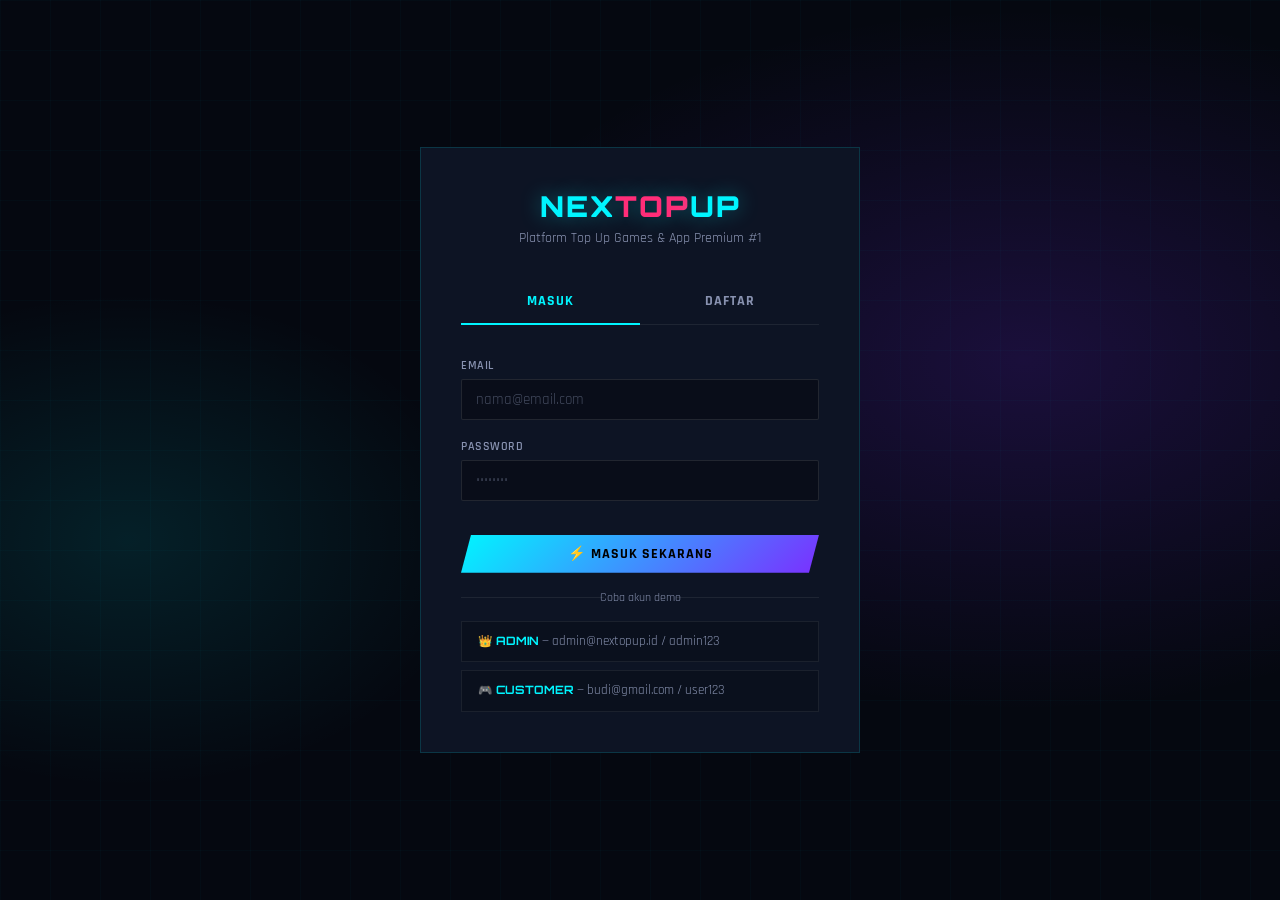
<file: archive/login.html>
<!DOCTYPE html>
<html lang="id">
<head>
<meta charset="UTF-8">
<meta name="viewport" content="width=device-width, initial-scale=1.0">
<title>NexTopUp — Platform Top Up #1</title>
<link href="https://fonts.googleapis.com/css2?family=Orbitron:wght@400;700;900&family=Rajdhani:wght@300;400;500;600;700&display=swap" rel="stylesheet">
<style>
:root{
  --bg:#050810;--panel:#0a0f1e;--panel2:#0d1424;--panel3:#111827;
  --accent:#00f5ff;--accent2:#ff2d78;--accent3:#7b2fff;
  --gold:#ffd700;--green:#00e676;--orange:#ff9800;
  --text:#e8eaf6;--muted:#8892b0;--border:rgba(255,255,255,.07);
  --glow:0 0 20px rgba(0,245,255,.35);
}
*{margin:0;padding:0;box-sizing:border-box;}
html{scroll-behavior:smooth;}
body{background:var(--bg);color:var(--text);font-family:'Rajdhani',sans-serif;overflow-x:hidden;}
a{text-decoration:none;color:inherit;}
input,textarea,select{font-family:'Rajdhani',sans-serif;}
button{font-family:'Rajdhani',sans-serif;cursor:pointer;}

/* ── PAGES ── */
.page{display:none;min-height:100vh;}
.page.active{display:block;}

/* ── UTILITIES ── */
.orb{font-family:'Orbitron';}
.flex{display:flex;}.fac{align-items:center;}.fjb{justify-content:space-between;}
.gap1{gap:.5rem;}.gap2{gap:1rem;}.gap3{gap:1.5rem;}
.mt1{margin-top:.5rem;}.mt2{margin-top:1rem;}.mt3{margin-top:1.5rem;}
.mb2{margin-bottom:1rem;}.mb3{margin-bottom:1.5rem;}
.text-muted{color:var(--muted);}
.text-accent{color:var(--accent);}
.text-gold{color:var(--gold);}
.text-green{color:var(--green);}
.text-red{color:var(--accent2);}
.badge{display:inline-flex;align-items:center;padding:2px 10px;font-size:.72rem;font-weight:700;letter-spacing:.5px;border-radius:2px;}
.badge-green{background:rgba(0,230,118,.12);color:var(--green);border:1px solid rgba(0,230,118,.25);}
.badge-red{background:rgba(255,45,120,.1);color:var(--accent2);border:1px solid rgba(255,45,120,.2);}
.badge-orange{background:rgba(255,152,0,.1);color:var(--orange);border:1px solid rgba(255,152,0,.2);}
.badge-blue{background:rgba(0,245,255,.08);color:var(--accent);border:1px solid rgba(0,245,255,.2);}
.divider{height:1px;background:var(--border);margin:1.5rem 0;}
.grid2{display:grid;grid-template-columns:1fr 1fr;gap:1rem;}
.grid3{display:grid;grid-template-columns:1fr 1fr 1fr;gap:1rem;}
.grid4{display:grid;grid-template-columns:repeat(4,1fr);gap:1rem;}
.card{background:var(--panel);border:1px solid var(--border);padding:1.5rem;}
.card-sm{background:var(--panel);border:1px solid var(--border);padding:1rem;}

/* ── FORM ── */
.form-group{margin-bottom:1.1rem;}
.form-group label{display:block;font-size:.78rem;font-weight:600;letter-spacing:.5px;margin-bottom:.4rem;color:var(--muted);text-transform:uppercase;}
.form-input{width:100%;background:rgba(0,0,0,.3);border:1px solid rgba(255,255,255,.1);color:var(--text);padding:10px 14px;font-size:.95rem;outline:none;transition:border-color .2s;border-radius:2px;}
.form-input:focus{border-color:var(--accent);}
.form-input::placeholder{color:rgba(136,146,176,.45);}
.form-select{width:100%;background:rgba(0,0,0,.4);border:1px solid rgba(255,255,255,.1);color:var(--text);padding:10px 14px;font-size:.9rem;outline:none;border-radius:2px;appearance:none;}
.form-select:focus{border-color:var(--accent);}

/* ── BUTTONS ── */
.btn{padding:10px 22px;font-weight:700;font-size:.88rem;letter-spacing:1px;text-transform:uppercase;border:none;transition:all .2s;display:inline-flex;align-items:center;gap:.5rem;}
.btn-primary{background:linear-gradient(135deg,var(--accent),var(--accent3));color:#000;clip-path:polygon(10px 0%,100% 0%,calc(100% - 10px) 100%,0% 100%);}
.btn-primary:hover{opacity:.88;}
.btn-secondary{background:transparent;border:1px solid rgba(0,245,255,.35);color:var(--accent);}
.btn-secondary:hover{background:rgba(0,245,255,.07);}
.btn-danger{background:rgba(255,45,120,.15);border:1px solid rgba(255,45,120,.3);color:var(--accent2);}
.btn-danger:hover{background:rgba(255,45,120,.25);}
.btn-sm{padding:6px 14px;font-size:.78rem;}
.btn-full{width:100%;justify-content:center;}
.btn-icon{width:34px;height:34px;padding:0;justify-content:center;font-size:.9rem;}

/* ══════════════════════════════════════
   AUTH PAGE
══════════════════════════════════════ */
#page-auth{
  display:flex;align-items:center;justify-content:center;
  min-height:100vh;padding:2rem;
  background:radial-gradient(ellipse 70% 60% at 80% 40%,rgba(123,47,255,.18) 0%,transparent 65%),
             radial-gradient(ellipse 50% 50% at 10% 60%,rgba(0,245,255,.1) 0%,transparent 55%);
  position:relative;
}
#page-auth::before{content:'';position:fixed;inset:0;background-image:linear-gradient(rgba(0,245,255,.025) 1px,transparent 1px),linear-gradient(90deg,rgba(0,245,255,.025) 1px,transparent 1px);background-size:50px 50px;pointer-events:none;}
.auth-box{
  width:100%;max-width:440px;position:relative;z-index:1;
  background:var(--panel2);border:1px solid rgba(0,245,255,.15);padding:2.5rem;
}
.auth-logo{font-family:'Orbitron';font-size:1.8rem;font-weight:900;color:var(--accent);text-shadow:var(--glow);letter-spacing:2px;text-align:center;margin-bottom:.3rem;}
.auth-logo span{color:var(--accent2);}
.auth-sub{text-align:center;color:var(--muted);font-size:.88rem;margin-bottom:2rem;}
.auth-tabs{display:flex;margin-bottom:2rem;border-bottom:1px solid var(--border);}
.auth-tab{flex:1;padding:.8rem;text-align:center;cursor:pointer;font-weight:700;font-size:.85rem;letter-spacing:1px;text-transform:uppercase;color:var(--muted);transition:all .2s;border-bottom:2px solid transparent;margin-bottom:-1px;}
.auth-tab.active{color:var(--accent);border-bottom-color:var(--accent);}
.auth-form{display:none;}
.auth-form.active{display:block;}
.auth-divider{text-align:center;color:var(--muted);font-size:.78rem;margin:1rem 0;position:relative;}
.auth-divider::before,.auth-divider::after{content:'';position:absolute;top:50%;width:40%;height:1px;background:var(--border);}
.auth-divider::before{left:0;}.auth-divider::after{right:0;}
.demo-accounts{display:flex;flex-direction:column;gap:.5rem;}
.demo-btn{background:rgba(0,0,0,.2);border:1px solid var(--border);padding:.7rem 1rem;text-align:left;color:var(--muted);font-size:.82rem;transition:all .2s;}
.demo-btn:hover{border-color:rgba(0,245,255,.3);color:var(--text);}
.demo-btn strong{color:var(--accent);font-family:'Orbitron';font-size:.72rem;}

/* ══════════════════════════════════════
   LAYOUT SHELL (post-login)
══════════════════════════════════════ */
.app-shell{display:grid;grid-template-columns:240px 1fr;min-height:100vh;}

/* SIDEBAR */
.sidebar{background:var(--panel2);border-right:1px solid var(--border);display:flex;flex-direction:column;position:sticky;top:0;height:100vh;overflow-y:auto;}
.sidebar-logo{padding:1.4rem 1.5rem;border-bottom:1px solid var(--border);}
.sidebar-logo .logo{font-family:'Orbitron';font-size:1.2rem;font-weight:900;color:var(--accent);letter-spacing:2px;}
.sidebar-logo .logo span{color:var(--accent2);}
.sidebar-user{padding:1rem 1.5rem;border-bottom:1px solid var(--border);display:flex;align-items:center;gap:.75rem;}
.user-ava{width:36px;height:36px;border-radius:50%;background:linear-gradient(135deg,var(--accent),var(--accent3));display:flex;align-items:center;justify-content:center;font-size:1rem;flex-shrink:0;}
.user-info{overflow:hidden;}
.user-info .name{font-family:'Orbitron';font-size:.72rem;font-weight:700;white-space:nowrap;overflow:hidden;text-overflow:ellipsis;}
.user-info .role{font-size:.7rem;color:var(--muted);}
.sidebar-nav{flex:1;padding:1rem 0;}
.nav-section{padding:.3rem 1.5rem .2rem;font-size:.65rem;letter-spacing:2px;text-transform:uppercase;color:rgba(136,146,176,.5);margin-top:.5rem;}
.nav-item{display:flex;align-items:center;gap:.75rem;padding:.75rem 1.5rem;cursor:pointer;color:var(--muted);font-size:.88rem;font-weight:600;transition:all .2s;border-left:3px solid transparent;letter-spacing:.3px;}
.nav-item:hover{color:var(--text);background:rgba(255,255,255,.03);}
.nav-item.active{color:var(--accent);background:rgba(0,245,255,.06);border-left-color:var(--accent);}
.nav-item .icon{font-size:1rem;width:20px;text-align:center;flex-shrink:0;}
.sidebar-bottom{padding:1rem 1.5rem;border-top:1px solid var(--border);}

/* MAIN */
.main-content{overflow-y:auto;background:var(--bg);}
.topbar{position:sticky;top:0;z-index:50;background:rgba(5,8,16,.9);backdrop-filter:blur(20px);border-bottom:1px solid var(--border);padding:.9rem 2rem;display:flex;align-items:center;justify-content:space-between;}
.topbar-title{font-family:'Orbitron';font-size:.95rem;font-weight:700;}
.topbar-right{display:flex;align-items:center;gap:.75rem;}
.notif-btn{position:relative;background:rgba(255,255,255,.05);border:1px solid var(--border);width:36px;height:36px;display:flex;align-items:center;justify-content:center;cursor:pointer;font-size:1rem;transition:all .2s;}
.notif-btn:hover{border-color:rgba(0,245,255,.3);}
.notif-dot{position:absolute;top:-3px;right:-3px;width:10px;height:10px;background:var(--accent2);border-radius:50%;border:2px solid var(--bg);}
.page-inner{padding:2rem;}

/* ══════════════════════════════════════
   DASHBOARD (Admin)
══════════════════════════════════════ */
.stat-card{background:var(--panel);border:1px solid var(--border);padding:1.4rem;position:relative;overflow:hidden;transition:border-color .3s;}
.stat-card:hover{border-color:rgba(0,245,255,.25);}
.stat-card::before{content:'';position:absolute;top:0;left:0;right:0;height:2px;}
.stat-card.c1::before{background:linear-gradient(90deg,var(--accent),transparent);}
.stat-card.c2::before{background:linear-gradient(90deg,var(--accent2),transparent);}
.stat-card.c3::before{background:linear-gradient(90deg,var(--gold),transparent);}
.stat-card.c4::before{background:linear-gradient(90deg,var(--green),transparent);}
.stat-icon{font-size:2rem;margin-bottom:.8rem;}
.stat-label{font-size:.75rem;color:var(--muted);text-transform:uppercase;letter-spacing:1px;margin-bottom:.3rem;}
.stat-value{font-family:'Orbitron';font-size:1.6rem;font-weight:700;}
.stat-change{font-size:.78rem;margin-top:.3rem;}
.stat-change.up{color:var(--green);}
.stat-change.down{color:var(--accent2);}

/* CHART placeholder */
.chart-area{background:var(--panel);border:1px solid var(--border);padding:1.5rem;}
.chart-bar-wrap{display:flex;align-items:flex-end;gap:.5rem;height:140px;margin-top:1rem;}
.chart-bar{flex:1;background:linear-gradient(to top,var(--accent3),var(--accent));border-radius:2px 2px 0 0;min-height:4px;transition:height .5s ease;position:relative;cursor:pointer;}
.chart-bar:hover::after{content:attr(data-val);position:absolute;top:-24px;left:50%;transform:translateX(-50%);background:var(--panel2);border:1px solid var(--border);padding:2px 8px;font-size:.7rem;white-space:nowrap;font-family:'Orbitron';}
.chart-label{font-size:.7rem;color:var(--muted);text-align:center;margin-top:.4rem;}

/* ══════════════════════════════════════
   TABLE
══════════════════════════════════════ */
.table-wrap{overflow-x:auto;}
table{width:100%;border-collapse:collapse;}
thead th{padding:.75rem 1rem;font-family:'Orbitron';font-size:.7rem;font-weight:700;letter-spacing:1px;text-transform:uppercase;color:var(--muted);border-bottom:1px solid var(--border);text-align:left;white-space:nowrap;}
tbody td{padding:.85rem 1rem;font-size:.88rem;border-bottom:1px solid rgba(255,255,255,.04);vertical-align:middle;}
tbody tr:hover{background:rgba(255,255,255,.02);}
.td-name{font-weight:600;}
.td-icon{font-size:1.3rem;}

/* ══════════════════════════════════════
   PRODUCT MANAGEMENT
══════════════════════════════════════ */
.prod-grid{display:grid;grid-template-columns:repeat(auto-fill,minmax(230px,1fr));gap:1rem;}
.prod-admin-card{background:var(--panel);border:1px solid var(--border);overflow:hidden;transition:border-color .3s;}
.prod-admin-card:hover{border-color:rgba(0,245,255,.25);}
.prod-thumb-sm{height:100px;display:flex;align-items:center;justify-content:center;font-size:3rem;position:relative;}
.prod-thumb-sm::after{content:'';position:absolute;inset:0;background:linear-gradient(to bottom,transparent 40%,var(--panel) 100%);}
.prod-admin-body{padding:1rem;}
.prod-admin-name{font-family:'Orbitron';font-size:.78rem;font-weight:700;margin-bottom:.2rem;}
.prod-admin-meta{font-size:.75rem;color:var(--muted);margin-bottom:.75rem;}
.prod-admin-actions{display:flex;gap:.4rem;}

/* ══════════════════════════════════════
   MODAL
══════════════════════════════════════ */
.modal-overlay{position:fixed;inset:0;background:rgba(0,0,0,.75);z-index:500;display:flex;align-items:center;justify-content:center;padding:1rem;opacity:0;pointer-events:none;transition:opacity .25s;}
.modal-overlay.open{opacity:1;pointer-events:all;}
.modal{background:var(--panel2);border:1px solid rgba(0,245,255,.2);width:100%;max-width:520px;max-height:90vh;overflow-y:auto;animation:mshow .25s ease;}
.modal-lg{max-width:680px;}
@keyframes mshow{from{transform:scale(.95);opacity:0;}to{transform:scale(1);opacity:1;}}
.modal-header{padding:1.2rem 1.5rem;border-bottom:1px solid var(--border);display:flex;justify-content:space-between;align-items:center;}
.modal-header h3{font-family:'Orbitron';font-size:.88rem;font-weight:700;}
.modal-body{padding:1.5rem;}
.modal-footer{padding:0 1.5rem 1.5rem;display:flex;gap:.8rem;justify-content:flex-end;}
.close-btn{background:none;border:none;color:var(--muted);font-size:1.2rem;cursor:pointer;transition:color .2s;}
.close-btn:hover{color:var(--accent2);}

/* ══════════════════════════════════════
   NOTIFICATIONS PANEL
══════════════════════════════════════ */
.notif-panel{position:fixed;top:60px;right:1.5rem;width:320px;background:var(--panel2);border:1px solid rgba(0,245,255,.2);z-index:400;transform:translateY(-10px) scale(.97);opacity:0;pointer-events:none;transition:all .25s;}
.notif-panel.open{transform:none;opacity:1;pointer-events:all;}
.notif-header{padding:1rem 1.2rem;border-bottom:1px solid var(--border);display:flex;justify-content:space-between;align-items:center;}
.notif-header h4{font-family:'Orbitron';font-size:.78rem;font-weight:700;}
.notif-list{max-height:340px;overflow-y:auto;}
.notif-item{padding:.9rem 1.2rem;border-bottom:1px solid rgba(255,255,255,.04);display:flex;gap:.8rem;align-items:flex-start;transition:background .2s;}
.notif-item:hover{background:rgba(255,255,255,.02);}
.notif-item.unread{border-left:2px solid var(--accent);}
.notif-icon{font-size:1.3rem;flex-shrink:0;margin-top:.1rem;}
.notif-text p{font-size:.83rem;line-height:1.4;}
.notif-time{font-size:.72rem;color:var(--muted);margin-top:.2rem;}

/* ══════════════════════════════════════
   CUSTOMER — STORE
══════════════════════════════════════ */
.store-hero{background:linear-gradient(135deg,rgba(0,245,255,.06),rgba(123,47,255,.1));border-bottom:1px solid var(--border);padding:2rem;display:flex;align-items:center;justify-content:space-between;flex-wrap:wrap;gap:1rem;}
.store-search{position:relative;flex:1;max-width:380px;}
.store-search input{width:100%;background:rgba(0,0,0,.3);border:1px solid var(--border);color:var(--text);padding:10px 16px 10px 40px;font-size:.9rem;outline:none;transition:border-color .2s;}
.store-search input:focus{border-color:var(--accent);}
.store-search input::placeholder{color:var(--muted);}
.store-search .s-icon{position:absolute;left:14px;top:50%;transform:translateY(-50%);color:var(--muted);}
.cat-pills{display:flex;gap:.4rem;flex-wrap:wrap;}
.cat-pill{padding:5px 14px;font-size:.78rem;font-weight:600;letter-spacing:.5px;border:1px solid rgba(255,255,255,.1);background:transparent;color:var(--muted);cursor:pointer;transition:all .2s;}
.cat-pill.active,.cat-pill:hover{border-color:var(--accent);color:var(--accent);background:rgba(0,245,255,.06);}
.store-grid{display:grid;grid-template-columns:repeat(auto-fill,minmax(210px,1fr));gap:1rem;padding:1.5rem;}
.store-card{background:var(--panel);border:1px solid var(--border);overflow:hidden;cursor:pointer;transition:all .3s;}
.store-card:hover{border-color:rgba(0,245,255,.3);transform:translateY(-4px);box-shadow:0 12px 30px rgba(0,0,0,.4);}
.store-thumb{height:120px;display:flex;align-items:center;justify-content:center;font-size:3rem;position:relative;}
.store-thumb::after{content:'';position:absolute;inset:0;background:linear-gradient(to bottom,transparent 40%,var(--panel) 100%);}
.store-sbadge{position:absolute;top:8px;left:8px;z-index:1;padding:2px 8px;font-size:.62rem;font-weight:700;letter-spacing:1px;clip-path:polygon(5px 0%,100% 0%,calc(100% - 5px) 100%,0% 100%);text-transform:uppercase;}
.store-body{padding:.9rem;}
.store-name{font-family:'Orbitron';font-size:.78rem;font-weight:700;margin-bottom:2px;}
.store-cat{font-size:.72rem;color:var(--muted);margin-bottom:.7rem;}
.store-price{font-family:'Orbitron';font-size:.95rem;color:var(--gold);font-weight:700;}
.store-from{font-size:.7rem;color:var(--muted);}

/* ══════════════════════════════════════
   PROFILE
══════════════════════════════════════ */
.profile-hero{background:linear-gradient(135deg,rgba(0,245,255,.06),rgba(123,47,255,.1));border-bottom:1px solid var(--border);padding:2rem;display:flex;align-items:center;gap:1.5rem;flex-wrap:wrap;}
.profile-ava-lg{width:72px;height:72px;border-radius:50%;background:linear-gradient(135deg,var(--accent),var(--accent3));display:flex;align-items:center;justify-content:center;font-size:2rem;border:2px solid rgba(0,245,255,.3);flex-shrink:0;}
.profile-info h2{font-family:'Orbitron';font-size:1.1rem;font-weight:700;}
.profile-info p{font-size:.85rem;color:var(--muted);margin-top:.2rem;}
.saldo-card{background:linear-gradient(135deg,rgba(0,245,255,.1),rgba(123,47,255,.15));border:1px solid rgba(0,245,255,.2);padding:1.5rem;position:relative;overflow:hidden;}
.saldo-card::before{content:'';position:absolute;right:-40px;top:-40px;width:150px;height:150px;background:radial-gradient(circle,rgba(0,245,255,.1) 0%,transparent 70%);}
.saldo-label{font-size:.75rem;color:var(--muted);text-transform:uppercase;letter-spacing:1px;margin-bottom:.3rem;}
.saldo-value{font-family:'Orbitron';font-size:2rem;font-weight:900;color:var(--accent);}
.saldo-actions{display:flex;gap:.5rem;margin-top:1rem;flex-wrap:wrap;}

/* ══════════════════════════════════════
   TOAST
══════════════════════════════════════ */
.toast-container{position:fixed;bottom:24px;right:24px;z-index:1000;display:flex;flex-direction:column;gap:.5rem;pointer-events:none;}
.toast{background:var(--panel2);border:1px solid rgba(0,245,255,.3);padding:12px 18px;display:flex;gap:10px;align-items:center;min-width:250px;max-width:340px;box-shadow:0 8px 30px rgba(0,0,0,.5);pointer-events:all;transform:translateX(110%);transition:transform .4s ease;clip-path:polygon(10px 0%,100% 0%,calc(100% - 10px) 100%,0% 100%);}
.toast.show{transform:translateX(0);}
.toast.success{border-color:rgba(0,230,118,.4);}
.toast.error{border-color:rgba(255,45,120,.4);}
.toast-ico{font-size:1.3rem;}
.toast-msg h5{font-family:'Orbitron';font-size:.7rem;font-weight:700;color:var(--accent);}
.toast.success .toast-msg h5{color:var(--green);}
.toast.error .toast-msg h5{color:var(--accent2);}
.toast-msg p{font-size:.75rem;color:var(--muted);}

/* ══════════════════════════════════════
   EMPTY STATE
══════════════════════════════════════ */
.empty-state{text-align:center;padding:3rem 1rem;color:var(--muted);}
.empty-state .ei{font-size:3rem;display:block;margin-bottom:.75rem;}
.empty-state h4{font-family:'Orbitron';font-size:.85rem;margin-bottom:.4rem;color:var(--text);}

/* ══════════════════════════════════════
   SCROLLBAR
══════════════════════════════════════ */
::-webkit-scrollbar{width:5px;height:5px;}
::-webkit-scrollbar-track{background:var(--bg);}
::-webkit-scrollbar-thumb{background:rgba(0,245,255,.2);border-radius:3px;}

/* ══════════════════════════════════════
   RESPONSIVE
══════════════════════════════════════ */
@media(max-width:768px){
  .app-shell{grid-template-columns:1fr;}
  .sidebar{display:none;}
  .grid4{grid-template-columns:1fr 1fr;}
  .grid3{grid-template-columns:1fr 1fr;}
  .grid2{grid-template-columns:1fr;}
  .page-inner{padding:1rem;}
}

/* ══════════════════════════════════════
   TOPUP DETAIL MODAL
══════════════════════════════════════ */
.opt-grid{display:grid;grid-template-columns:repeat(auto-fill,minmax(100px,1fr));gap:.5rem;margin-top:.4rem;}
.opt-card{border:1px solid var(--border);padding:.8rem;text-align:center;cursor:pointer;transition:all .2s;background:rgba(0,0,0,.2);}
.opt-card:hover,.opt-card.sel{border-color:var(--accent);background:rgba(0,245,255,.07);}
.opt-card .oc-amount{font-family:'Orbitron';font-size:.78rem;font-weight:700;color:var(--text);}
.opt-card .oc-price{font-size:.75rem;color:var(--gold);margin-top:2px;}

/* ══════════════════════════════════════
   USER MANAGEMENT
══════════════════════════════════════ */
.user-row-ava{width:32px;height:32px;border-radius:50%;background:linear-gradient(135deg,var(--accent),var(--accent3));display:flex;align-items:center;justify-content:center;font-size:.9rem;flex-shrink:0;}
</style>
</head>
<body>

<!-- ════════════ AUTH PAGE ════════════ -->
<div id="page-auth" class="page active">
  <div class="auth-box">
    <div class="auth-logo">NEX<span>TOP</span>UP</div>
    <div class="auth-sub">Platform Top Up Games & App Premium #1</div>
    <div class="auth-tabs">
      <div class="auth-tab active" onclick="switchAuthTab('login')">Masuk</div>
      <div class="auth-tab" onclick="switchAuthTab('register')">Daftar</div>
    </div>

    <!-- LOGIN FORM -->
    <div class="auth-form active" id="form-login">
      <div class="form-group">
        <label>Email</label>
        <input type="email" class="form-input" id="login-email" placeholder="nama@email.com">
      </div>
      <div class="form-group">
        <label>Password</label>
        <input type="password" class="form-input" id="login-pass" placeholder="••••••••">
      </div>
      <button class="btn btn-primary btn-full mt2" onclick="doLogin()">⚡ Masuk Sekarang</button>
      <div class="auth-divider mt3">Coba akun demo</div>
      <div class="demo-accounts">
        <button class="demo-btn" onclick="demoLogin('admin@nextopup.id','admin123')">
          <strong>👑 ADMIN</strong> — admin@nextopup.id / admin123
        </button>
        <button class="demo-btn" onclick="demoLogin('budi@gmail.com','user123')">
          <strong>🎮 CUSTOMER</strong> — budi@gmail.com / user123
        </button>
      </div>
    </div>

    <!-- REGISTER FORM -->
    <div class="auth-form" id="form-register">
      <div class="form-group"><label>Nama Lengkap</label><input type="text" class="form-input" id="reg-name" placeholder="Nama kamu"></div>
      <div class="form-group"><label>Email</label><input type="email" class="form-input" id="reg-email" placeholder="nama@email.com"></div>
      <div class="form-group"><label>Password</label><input type="password" class="form-input" id="reg-pass" placeholder="Min. 6 karakter"></div>
      <div class="form-group"><label>Konfirmasi Password</label><input type="password" class="form-input" id="reg-pass2" placeholder="Ulangi password"></div>
      <button class="btn btn-primary btn-full mt2" onclick="doRegister()">🚀 Buat Akun Gratis</button>
    </div>
  </div>
</div>

<!-- ════════════ APP SHELL ════════════ -->
<div id="page-app" class="page">
  <div class="app-shell">

    <!-- SIDEBAR -->
    <aside class="sidebar" id="sidebar">
      <div class="sidebar-logo"><div class="logo">NEX<span>TOP</span>UP</div></div>
      <div class="sidebar-user">
        <div class="user-ava" id="sidebarAva">🎮</div>
        <div class="user-info">
          <div class="name" id="sidebarName">User</div>
          <div class="role" id="sidebarRole">Customer</div>
        </div>
      </div>
      <nav class="sidebar-nav" id="sidebarNav"></nav>
      <div class="sidebar-bottom">
        <button class="btn btn-danger btn-sm btn-full" onclick="doLogout()">🚪 Keluar</button>
      </div>
    </aside>

    <!-- MAIN -->
    <div class="main-content">
      <div class="topbar">
        <div class="topbar-title" id="topbarTitle">Dashboard</div>
        <div class="topbar-right">
          <div class="notif-btn" onclick="toggleNotif()" id="notifBtn">
            🔔<span class="notif-dot" id="notifDot"></span>
          </div>
          <span style="font-size:.82rem;color:var(--muted)" id="topbarUser">-</span>
        </div>
      </div>
      <div class="page-inner" id="mainContent"></div>
    </div>
  </div>
</div>

<!-- NOTIFICATION PANEL -->
<div class="notif-panel" id="notifPanel">
  <div class="notif-header">
    <h4>🔔 Notifikasi</h4>
    <button class="close-btn" onclick="toggleNotif()">✕</button>
  </div>
  <div class="notif-list" id="notifList"></div>
</div>

<!-- MODAL -->
<div class="modal-overlay" id="modalOverlay" onclick="if(event.target===this)closeModal()">
  <div class="modal" id="modalBox">
    <div class="modal-header"><h3 id="modalTitle">Modal</h3><button class="close-btn" onclick="closeModal()">✕</button></div>
    <div class="modal-body" id="modalBody"></div>
    <div class="modal-footer" id="modalFooter"></div>
  </div>
</div>

<!-- TOAST CONTAINER -->
<div class="toast-container" id="toastContainer"></div>

<script>
// ═══════════════════════════════════════════════
//  DATA STORE
// ═══════════════════════════════════════════════
const DB = {
  users: [
    {id:1, name:'Admin NexTopUp', email:'admin@nextopup.id', pass:'admin123', role:'admin', saldo:0, joined:'2024-01-01', avatar:'👑'},
    {id:2, name:'Budi Santoso', email:'budi@gmail.com', pass:'user123', role:'customer', saldo:250000, joined:'2024-03-15', avatar:'🎮'},
    {id:3, name:'Sari Dewi', email:'sari@gmail.com', pass:'user123', role:'customer', saldo:75000, joined:'2024-04-02', avatar:'👩'},
    {id:4, name:'Fajar Maulana', email:'fajar@gmail.com', pass:'user123', role:'customer', saldo:120000, joined:'2024-05-10', avatar:'🧑'},
  ],
  products: [
    {id:1, name:'Mobile Legends', cat:'moba', icon:'🎮', bg:'linear-gradient(135deg,#120830,#231060)', badge:'Terlaris', badgeColor:'#ff2d78', active:true, options:[{label:'86 💎',price:15500},{label:'172 💎',price:29000},{label:'344 💎',price:57000},{label:'706 💎',price:110000}]},
    {id:2, name:'Free Fire', cat:'br', icon:'🔥', bg:'linear-gradient(135deg,#1a0a05,#3a1205)', badge:'Promo', badgeColor:'#ff9800', active:true, options:[{label:'100 💎',price:14000},{label:'210 💎',price:27500},{label:'420 💎',price:55000},{label:'720 💎',price:95000}]},
    {id:3, name:'PUBG Mobile', cat:'br', icon:'🔫', bg:'linear-gradient(135deg,#051a2a,#0a2a3f)', badge:'HOT', badgeColor:'#7b2fff', active:true, options:[{label:'60 UC',price:19000},{label:'125 UC',price:35000},{label:'260 UC',price:65000},{label:'520 UC',price:120000}]},
    {id:4, name:'Genshin Impact', cat:'rpg', icon:'✨', bg:'linear-gradient(135deg,#0d1835,#1a2860)', badge:null, active:true, options:[{label:'60 Primo',price:17000},{label:'300 Primo',price:80000},{label:'980 Primo',price:155000}]},
    {id:5, name:'Honkai: Star Rail', cat:'rpg', icon:'🌟', bg:'linear-gradient(135deg,#0a1535,#152560)', badge:'NEW', badgeColor:'#00f5ff', active:true, options:[{label:'60 Jade',price:17000},{label:'300 Jade',price:82000},{label:'3280 Jade',price:790000}]},
    {id:6, name:'Netflix', cat:'streaming', icon:'📺', bg:'linear-gradient(135deg,#1a0000,#300505)', badge:'Premium', badgeColor:'#e50914', active:true, options:[{label:'1 Bulan',price:35000},{label:'3 Bulan',price:95000},{label:'6 Bulan',price:180000},{label:'1 Tahun',price:340000}]},
    {id:7, name:'Spotify Premium', cat:'musik', icon:'🎵', bg:'linear-gradient(135deg,#001a08,#003015)', badge:null, active:true, options:[{label:'1 Bulan',price:12500},{label:'3 Bulan',price:35000},{label:'6 Bulan',price:65000}]},
    {id:8, name:'YouTube Premium', cat:'streaming', icon:'▶️', bg:'linear-gradient(135deg,#1a0505,#300a0a)', badge:null, active:true, options:[{label:'1 Bulan',price:19000},{label:'3 Bulan',price:55000}]},
    {id:9, name:'Google One', cat:'cloud', icon:'☁️', bg:'linear-gradient(135deg,#05101a,#0a1a30)', badge:null, active:true, options:[{label:'100GB',price:22000},{label:'200GB',price:35000},{label:'2TB',price:110000}]},
    {id:10, name:'eFootball PES', cat:'sports', icon:'⚽', bg:'linear-gradient(135deg,#051510,#0a2a1a)', badge:'Promo', badgeColor:'#7b2fff', active:true, options:[{label:'200 Koin',price:20000},{label:'500 Koin',price:48000},{label:'1000 Koin',price:90000}]},
  ],
  orders: [
    {id:'NTU-00000001', userId:2, product:'Mobile Legends', option:'706 💎', amount:110000, status:'success', date:'2025-02-28', gameId:'123456789'},
    {id:'NTU-00000002', userId:3, product:'Netflix', option:'1 Bulan', amount:35000, status:'success', date:'2025-02-27', gameId:'sari@gmail.com'},
    {id:'NTU-00000003', userId:4, product:'Free Fire', option:'420 💎', amount:55000, status:'pending', date:'2025-03-01', gameId:'987654321'},
    {id:'NTU-00000004', userId:2, product:'Spotify Premium', option:'3 Bulan', amount:35000, status:'success', date:'2025-03-01', gameId:'budi@gmail.com'},
    {id:'NTU-00000005', userId:3, product:'PUBG Mobile', option:'260 UC', amount:65000, status:'failed', date:'2025-02-25', gameId:'sari123'},
    {id:'NTU-00000006', userId:4, product:'Genshin Impact', option:'60 Primo', amount:17000, status:'success', date:'2025-03-02', gameId:'fajar88'},
  ],
  notifications: {
    1:[
      {id:1, icon:'📦', text:'Pesanan #NTU-00000003 status PENDING menunggu konfirmasi.', time:'5 menit lalu', read:false},
      {id:2, icon:'👤', text:'Pengguna baru terdaftar: Fajar Maulana.', time:'2 jam lalu', read:false},
      {id:3, icon:'💰', text:'Revenue hari ini: Rp 317.000', time:'1 hari lalu', read:true},
    ],
    2:[
      {id:1, icon:'✅', text:'Top up Mobile Legends 706 💎 berhasil diproses!', time:'2 hari lalu', read:false},
      {id:2, icon:'🎁', text:'Selamat datang! Kamu dapat bonus saldo Rp 25.000.', time:'3 hari lalu', read:true},
    ],
    3:[
      {id:1, icon:'❌', text:'Top up PUBG Mobile gagal. Saldo dikembalikan.', time:'5 hari lalu', read:false},
    ],
    4:[
      {id:1, icon:'✅', text:'Top up Genshin Impact berhasil!', time:'1 hari lalu', read:false},
      {id:2, icon:'⏳', text:'Top up Free Fire sedang diproses.', time:'1 jam lalu', read:false},
    ]
  }
};

let currentUser = null;
let currentView = '';
let orderCounter = DB.orders.length + 1;
let userCounter = DB.users.length + 1;
let productCounter = DB.products.length + 1;

// ═══════════════════════════════════════════════
//  AUTH
// ═══════════════════════════════════════════════
function switchAuthTab(tab){
  document.querySelectorAll('.auth-tab').forEach(t=>t.classList.remove('active'));
  document.querySelectorAll('.auth-form').forEach(f=>f.classList.remove('active'));
  document.querySelector(`.auth-tab:nth-child(${tab==='login'?1:2})`).classList.add('active');
  document.getElementById(`form-${tab}`).classList.add('active');
}

function demoLogin(email, pass){
  document.getElementById('login-email').value = email;
  document.getElementById('login-pass').value = pass;
  doLogin();
}

function doLogin(){
  const email = document.getElementById('login-email').value.trim();
  const pass = document.getElementById('login-pass').value;
  const user = DB.users.find(u=>u.email===email && u.pass===pass);
  if(!user){ showToast('error','Login Gagal','Email atau password salah'); return; }
  currentUser = user;
  initApp();
}

function doRegister(){
  const name = document.getElementById('reg-name').value.trim();
  const email = document.getElementById('reg-email').value.trim();
  const pass = document.getElementById('reg-pass').value;
  const pass2 = document.getElementById('reg-pass2').value;
  if(!name||!email||!pass){ showToast('error','Error','Semua field harus diisi'); return; }
  if(pass.length < 6){ showToast('error','Error','Password min. 6 karakter'); return; }
  if(pass !== pass2){ showToast('error','Error','Password tidak cocok'); return; }
  if(DB.users.find(u=>u.email===email)){ showToast('error','Error','Email sudah terdaftar'); return; }
  const newUser = {id:userCounter++, name, email, pass, role:'customer', saldo:25000, joined:new Date().toISOString().slice(0,10), avatar:'🎮'};
  DB.users.push(newUser);
  DB.notifications[newUser.id] = [{id:1, icon:'🎁', text:'Selamat datang! Bonus saldo Rp 25.000 telah ditambahkan.', time:'Baru saja', read:false}];
  showToast('success','Berhasil!','Akun berhasil dibuat. Silakan masuk.');
  document.getElementById('reg-name').value='';
  document.getElementById('reg-email').value='';
  document.getElementById('reg-pass').value='';
  document.getElementById('reg-pass2').value='';
  switchAuthTab('login');
  document.getElementById('login-email').value = email;
}

function doLogout(){
  currentUser = null;
  showPage('page-auth');
  showToast('success','Berhasil','Kamu telah keluar.');
}

function initApp(){
  showPage('page-app');
  document.getElementById('sidebarName').textContent = currentUser.name;
  document.getElementById('sidebarRole').textContent = currentUser.role === 'admin' ? '👑 Administrator' : '🎮 Customer';
  document.getElementById('sidebarAva').textContent = currentUser.avatar;
  document.getElementById('topbarUser').textContent = currentUser.name;
  renderNav();
  renderNotifs();
  if(currentUser.role === 'admin') navigate('dashboard');
  else navigate('store');
}

function showPage(id){
  document.querySelectorAll('.page').forEach(p=>p.classList.remove('active'));
  document.getElementById(id).classList.add('active');
}

// ═══════════════════════════════════════════════
//  NAVIGATION
// ═══════════════════════════════════════════════
const adminNav = [
  {section:'Utama', items:[
    {id:'dashboard', icon:'📊', label:'Dashboard'},
    {id:'orders', icon:'📦', label:'Kelola Pesanan'},
  ]},
  {section:'Konten', items:[
    {id:'products', icon:'🎮', label:'Produk'},
  ]},
  {section:'Pengguna', items:[
    {id:'users', icon:'👥', label:'Manajemen User'},
  ]},
];
const customerNav = [
  {section:'Belanja', items:[
    {id:'store', icon:'🛍️', label:'Toko'},
    {id:'history', icon:'📋', label:'Riwayat Transaksi'},
  ]},
  {section:'Akun', items:[
    {id:'profile', icon:'👤', label:'Profil & Saldo'},
  ]},
];

function renderNav(){
  const navData = currentUser.role === 'admin' ? adminNav : customerNav;
  let html = '';
  navData.forEach(sec=>{
    html += `<div class="nav-section">${sec.section}</div>`;
    sec.items.forEach(item=>{
      html += `<div class="nav-item" id="nav-${item.id}" onclick="navigate('${item.id}')"><span class="icon">${item.icon}</span>${item.label}</div>`;
    });
  });
  document.getElementById('sidebarNav').innerHTML = html;
}

function navigate(view){
  currentView = view;
  document.querySelectorAll('.nav-item').forEach(n=>n.classList.remove('active'));
  const ni = document.getElementById('nav-'+view);
  if(ni) ni.classList.add('active');
  const titles = {dashboard:'Dashboard',orders:'Kelola Pesanan',products:'Manajemen Produk',users:'Manajemen Pengguna',store:'Toko Top Up',history:'Riwayat Transaksi',profile:'Profil & Saldo'};
  document.getElementById('topbarTitle').textContent = titles[view] || view;
  const renders = {dashboard:renderDashboard, orders:renderOrders, products:renderProducts, users:renderUsers, store:renderStore, history:renderHistory, profile:renderProfile};
  if(renders[view]) renders[view]();
}

// ═══════════════════════════════════════════════
//  NOTIFICATIONS
// ═══════════════════════════════════════════════
function renderNotifs(){
  const notifs = DB.notifications[currentUser.id] || [];
  const unread = notifs.filter(n=>!n.read).length;
  document.getElementById('notifDot').style.display = unread>0 ? 'block' : 'none';
  let html = notifs.length ? notifs.map(n=>`
    <div class="notif-item ${n.read?'':'unread'}">
      <div class="notif-icon">${n.icon}</div>
      <div class="notif-text"><p>${n.text}</p><div class="notif-time">${n.time}</div></div>
    </div>
  `).join('') : '<div class="empty-state"><span class="ei">🔔</span><p>Tidak ada notifikasi</p></div>';
  document.getElementById('notifList').innerHTML = html;
}

function toggleNotif(){
  const panel = document.getElementById('notifPanel');
  panel.classList.toggle('open');
  if(panel.classList.contains('open')){
    const notifs = DB.notifications[currentUser.id] || [];
    notifs.forEach(n=>n.read=true);
    document.getElementById('notifDot').style.display='none';
    renderNotifs();
  }
}
document.addEventListener('click',e=>{
  if(!e.target.closest('#notifPanel') && !e.target.closest('#notifBtn'))
    document.getElementById('notifPanel').classList.remove('open');
});

// ═══════════════════════════════════════════════
//  ADMIN: DASHBOARD
// ═══════════════════════════════════════════════
function renderDashboard(){
  const totalRev = DB.orders.filter(o=>o.status==='success').reduce((s,o)=>s+o.amount,0);
  const todayOrders = DB.orders.filter(o=>o.date===new Date().toISOString().slice(0,10));
  const successOrders = DB.orders.filter(o=>o.status==='success').length;
  const totalCustomers = DB.users.filter(u=>u.role==='customer').length;

  // Chart data (7 days fake)
  const chartData = [120000,245000,180000,310000,275000,410000,totalRev];
  const maxVal = Math.max(...chartData);
  const days = ['Sen','Sel','Rab','Kam','Jum','Sab','Min'];
  const barsHtml = chartData.map((v,i)=>`
    <div style="flex:1;display:flex;flex-direction:column;align-items:center;">
      <div class="chart-bar" style="height:${Math.round((v/maxVal)*120)}px;width:100%;" data-val="Rp ${v.toLocaleString('id-ID')}"></div>
      <div class="chart-label">${days[i]}</div>
    </div>
  `).join('');

  // Recent orders
  const recentOrders = [...DB.orders].reverse().slice(0,5);

  document.getElementById('mainContent').innerHTML = `
    <div class="grid4 mb3">
      <div class="stat-card c1">
        <div class="stat-icon">💰</div>
        <div class="stat-label">Total Revenue</div>
        <div class="stat-value text-accent orb" style="font-size:1.3rem">Rp ${(totalRev/1000).toFixed(0)}K</div>
        <div class="stat-change up">▲ 12.4% dari bulan lalu</div>
      </div>
      <div class="stat-card c2">
        <div class="stat-icon">📦</div>
        <div class="stat-label">Total Pesanan</div>
        <div class="stat-value orb">${DB.orders.length}</div>
        <div class="stat-change up">▲ ${todayOrders.length} hari ini</div>
      </div>
      <div class="stat-card c3">
        <div class="stat-icon">✅</div>
        <div class="stat-label">Sukses Rate</div>
        <div class="stat-value text-gold orb">${Math.round(successOrders/DB.orders.length*100)}%</div>
        <div class="stat-change up">▲ dari 97.1%</div>
      </div>
      <div class="stat-card c4">
        <div class="stat-icon">👥</div>
        <div class="stat-label">Total Customer</div>
        <div class="stat-value text-green orb">${totalCustomers}</div>
        <div class="stat-change up">▲ 2 baru minggu ini</div>
      </div>
    </div>

    <div class="grid2 mb3" style="grid-template-columns:2fr 1fr;">
      <div class="chart-area">
        <div style="display:flex;justify-content:space-between;align-items:center;">
          <div>
            <div class="sl">Revenue</div>
            <div class="st" style="font-size:1.1rem">7 Hari <span>Terakhir</span></div>
          </div>
          <div class="text-gold orb" style="font-size:1.1rem;font-weight:700;">Rp ${totalRev.toLocaleString('id-ID')}</div>
        </div>
        <div class="chart-bar-wrap">${barsHtml}</div>
      </div>
      <div class="card">
        <div class="sl">Top Produk</div>
        <div class="st mb3" style="font-size:1rem">Terlaris <span>Minggu Ini</span></div>
        ${[['🎮','Mobile Legends','48%'],['🔥','Free Fire','22%'],['📺','Netflix','15%'],['🔫','PUBG Mobile','9%']].map(([ic,nm,pct])=>`
          <div style="display:flex;align-items:center;gap:.75rem;margin-bottom:.9rem;">
            <div style="font-size:1.3rem">${ic}</div>
            <div style="flex:1">
              <div style="font-size:.82rem;font-weight:600;margin-bottom:3px;">${nm}</div>
              <div style="height:4px;background:rgba(255,255,255,.08);border-radius:2px;">
                <div style="height:100%;background:linear-gradient(90deg,var(--accent),var(--accent3));width:${pct};border-radius:2px;"></div>
              </div>
            </div>
            <div class="text-muted" style="font-size:.78rem">${pct}</div>
          </div>
        `).join('')}
      </div>
    </div>

    <div class="card">
      <div style="display:flex;justify-content:space-between;align-items:center;margin-bottom:1.2rem;">
        <div><div class="sl">Transaksi</div><div class="st" style="font-size:1rem">Pesanan <span>Terbaru</span></div></div>
        <button class="btn btn-secondary btn-sm" onclick="navigate('orders')">Lihat Semua</button>
      </div>
      <div class="table-wrap">
        <table>
          <thead><tr><th>Order ID</th><th>Customer</th><th>Produk</th><th>Amount</th><th>Status</th><th>Tanggal</th></tr></thead>
          <tbody>
            ${recentOrders.map(o=>{
              const user = DB.users.find(u=>u.id===o.userId);
              return `<tr>
                <td class="text-accent orb" style="font-size:.72rem">${o.id}</td>
                <td>${user?.name||'-'}</td>
                <td>${o.product} — ${o.option}</td>
                <td class="text-gold orb" style="font-size:.82rem">Rp ${o.amount.toLocaleString('id-ID')}</td>
                <td>${statusBadge(o.status)}</td>
                <td class="text-muted">${o.date}</td>
              </tr>`;
            }).join('')}
          </tbody>
        </table>
      </div>
    </div>
  `;
}

// ═══════════════════════════════════════════════
//  ADMIN: ORDERS
// ═══════════════════════════════════════════════
function renderOrders(){
  const orders = [...DB.orders].reverse();
  document.getElementById('mainContent').innerHTML = `
    <div style="display:flex;justify-content:space-between;align-items:center;margin-bottom:1.5rem;flex-wrap:wrap;gap:.75rem;">
      <div><div class="sl">Manajemen</div><div class="st" style="font-size:1.1rem">Kelola <span>Pesanan</span></div></div>
      <div style="display:flex;gap:.5rem;flex-wrap:wrap;">
        <select class="form-select" style="width:auto;padding:8px 14px;font-size:.82rem;" onchange="filterOrders(this.value)">
          <option value="all">Semua Status</option>
          <option value="success">Sukses</option>
          <option value="pending">Pending</option>
          <option value="failed">Gagal</option>
        </select>
      </div>
    </div>
    <div class="card">
      <div class="table-wrap">
        <table>
          <thead><tr><th>Order ID</th><th>Customer</th><th>Produk</th><th>Game ID</th><th>Amount</th><th>Status</th><th>Tanggal</th><th>Aksi</th></tr></thead>
          <tbody id="ordersTableBody">
            ${renderOrderRows(orders)}
          </tbody>
        </table>
      </div>
    </div>
  `;
}

function renderOrderRows(orders){
  return orders.map(o=>{
    const user = DB.users.find(u=>u.id===o.userId);
    return `<tr>
      <td class="text-accent orb" style="font-size:.72rem">${o.id}</td>
      <td>${user?.name||'Unknown'}</td>
      <td><span style="font-weight:600">${o.product}</span><br><span class="text-muted" style="font-size:.75rem">${o.option}</span></td>
      <td class="text-muted" style="font-size:.82rem">${o.gameId}</td>
      <td class="text-gold orb" style="font-size:.82rem">Rp ${o.amount.toLocaleString('id-ID')}</td>
      <td>${statusBadge(o.status)}</td>
      <td class="text-muted">${o.date}</td>
      <td>
        ${o.status==='pending'?`
          <button class="btn btn-sm" style="background:rgba(0,230,118,.1);border:1px solid rgba(0,230,118,.25);color:var(--green);font-size:.72rem;padding:4px 10px;" onclick="updateOrderStatus('${o.id}','success')">✓ Setujui</button>
          <button class="btn btn-sm btn-danger" style="font-size:.72rem;padding:4px 10px;" onclick="updateOrderStatus('${o.id}','failed')">✗ Tolak</button>
        `:`<span class="text-muted" style="font-size:.75rem">—</span>`}
      </td>
    </tr>`;
  }).join('');
}

function filterOrders(status){
  const orders = status==='all' ? [...DB.orders].reverse() : [...DB.orders].reverse().filter(o=>o.status===status);
  document.getElementById('ordersTableBody').innerHTML = renderOrderRows(orders);
}

function updateOrderStatus(orderId, status){
  const order = DB.orders.find(o=>o.id===orderId);
  if(order){
    order.status = status;
    // Notify customer
    const userNotifs = DB.notifications[order.userId] || [];
    userNotifs.unshift({id:Date.now(), icon: status==='success'?'✅':'❌', text:`Pesanan ${orderId} ${status==='success'?'berhasil diproses':'ditolak'}.`, time:'Baru saja', read:false});
    DB.notifications[order.userId] = userNotifs;
    showToast('success','Updated',`Pesanan ${orderId} → ${status}`);
    renderOrders();
  }
}

// ═══════════════════════════════════════════════
//  ADMIN: PRODUCTS
// ═══════════════════════════════════════════════
function renderProducts(){
  document.getElementById('mainContent').innerHTML = `
    <div style="display:flex;justify-content:space-between;align-items:center;margin-bottom:1.5rem;flex-wrap:wrap;gap:.75rem;">
      <div><div class="sl">Manajemen</div><div class="st" style="font-size:1.1rem">Kelola <span>Produk</span></div></div>
      <button class="btn btn-primary" onclick="openAddProduct()">+ Tambah Produk</button>
    </div>
    <div class="prod-grid" id="prodGrid">
      ${DB.products.map(p=>`
        <div class="prod-admin-card">
          <div class="prod-thumb-sm" style="background:${p.bg}">${p.icon}</div>
          <div class="prod-admin-body">
            <div class="prod-admin-name">${p.name}</div>
            <div class="prod-admin-meta">${p.cat.toUpperCase()} · ${p.options.length} opsi · <span class="${p.active?'text-green':'text-red'}">${p.active?'Aktif':'Nonaktif'}</span></div>
            <div class="prod-admin-meta text-muted">Mulai Rp ${Math.min(...p.options.map(o=>o.price)).toLocaleString('id-ID')}</div>
            <div class="prod-admin-actions mt1">
              <button class="btn btn-secondary btn-sm" onclick="openEditProduct(${p.id})">✏️ Edit</button>
              <button class="btn btn-sm" style="background:rgba(255,152,0,.1);border:1px solid rgba(255,152,0,.2);color:var(--orange);font-size:.72rem;" onclick="toggleProduct(${p.id})">${p.active?'🔴 Nonaktif':'🟢 Aktifkan'}</button>
              <button class="btn btn-danger btn-sm" onclick="deleteProduct(${p.id})">🗑️</button>
            </div>
          </div>
        </div>
      `).join('')}
    </div>
  `;
}

function openAddProduct(){
  openModal('Tambah Produk Baru', `
    <div class="form-group"><label>Nama Produk</label><input type="text" class="form-input" id="mp-name" placeholder="Contoh: Mobile Legends"></div>
    <div class="form-group"><label>Kategori</label>
      <select class="form-select" id="mp-cat">
        <option value="moba">MOBA</option><option value="br">Battle Royale</option><option value="rpg">RPG</option>
        <option value="streaming">Streaming</option><option value="musik">Musik</option><option value="cloud">Cloud</option><option value="sports">Sports</option>
      </select>
    </div>
    <div class="form-group"><label>Icon (Emoji)</label><input type="text" class="form-input" id="mp-icon" placeholder="🎮" maxlength="4"></div>
    <div class="form-group"><label>Opsi (satu per baris, format: Label|Harga)</label>
      <textarea class="form-input" id="mp-opts" rows="4" placeholder="86 💎|15500&#10;172 💎|29000&#10;344 💎|57000"></textarea>
    </div>
  `, [
    {label:'Batal', cls:'btn-secondary', action:'closeModal()'},
    {label:'💾 Simpan Produk', cls:'btn-primary', action:'saveNewProduct()'},
  ]);
}

function saveNewProduct(){
  const name = document.getElementById('mp-name').value.trim();
  const cat = document.getElementById('mp-cat').value;
  const icon = document.getElementById('mp-icon').value.trim() || '🎮';
  const optsRaw = document.getElementById('mp-opts').value.trim().split('\n').filter(Boolean);
  if(!name||!optsRaw.length){ showToast('error','Error','Nama dan opsi wajib diisi'); return; }
  const options = optsRaw.map(r=>{ const [label,price] = r.split('|'); return {label:label?.trim(),price:parseInt(price)||0}; }).filter(o=>o.label);
  const colors = ['#120830,#231060','#1a0a05,#3a1205','#0d1835,#1a2860','#051510,#0a2a1a','#05101a,#0a1a30'];
  DB.products.push({id:productCounter++, name, cat, icon, bg:`linear-gradient(135deg,${colors[Math.floor(Math.random()*colors.length)]})`, badge:null, active:true, options});
  showToast('success','Berhasil!',`${name} berhasil ditambahkan.`);
  closeModal(); renderProducts();
}

function openEditProduct(id){
  const p = DB.products.find(x=>x.id===id);
  if(!p) return;
  openModal('Edit Produk', `
    <div class="form-group"><label>Nama Produk</label><input type="text" class="form-input" id="ep-name" value="${p.name}"></div>
    <div class="form-group"><label>Icon</label><input type="text" class="form-input" id="ep-icon" value="${p.icon}" maxlength="4"></div>
    <div class="form-group"><label>Opsi (Label|Harga)</label>
      <textarea class="form-input" id="ep-opts" rows="4">${p.options.map(o=>`${o.label}|${o.price}`).join('\n')}</textarea>
    </div>
  `, [
    {label:'Batal', cls:'btn-secondary', action:'closeModal()'},
    {label:'💾 Update', cls:'btn-primary', action:`saveEditProduct(${id})`},
  ]);
}

function saveEditProduct(id){
  const p = DB.products.find(x=>x.id===id);
  if(!p) return;
  p.name = document.getElementById('ep-name').value.trim() || p.name;
  p.icon = document.getElementById('ep-icon').value.trim() || p.icon;
  const optsRaw = document.getElementById('ep-opts').value.trim().split('\n').filter(Boolean);
  p.options = optsRaw.map(r=>{ const [label,price]=r.split('|'); return {label:label?.trim(),price:parseInt(price)||0}; }).filter(o=>o.label);
  showToast('success','Updated',`${p.name} berhasil diperbarui.`);
  closeModal(); renderProducts();
}

function toggleProduct(id){
  const p = DB.products.find(x=>x.id===id);
  if(p){ p.active=!p.active; showToast('success','Updated',`${p.name} ${p.active?'diaktifkan':'dinonaktifkan'}.`); renderProducts(); }
}

function deleteProduct(id){
  const p = DB.products.find(x=>x.id===id);
  if(!p) return;
  openModal('Hapus Produk', `
    <div style="text-align:center;padding:1rem 0;">
      <div style="font-size:3rem;margin-bottom:1rem;">⚠️</div>
      <p>Yakin ingin menghapus <strong style="color:var(--accent)">${p.name}</strong>?<br><span class="text-muted" style="font-size:.85rem">Tindakan ini tidak dapat dibatalkan.</span></p>
    </div>
  `, [
    {label:'Batal', cls:'btn-secondary', action:'closeModal()'},
    {label:'🗑️ Hapus', cls:'btn-danger', action:`confirmDelete(${id})`},
  ]);
}

function confirmDelete(id){
  DB.products = DB.products.filter(p=>p.id!==id);
  showToast('success','Dihapus','Produk berhasil dihapus.');
  closeModal(); renderProducts();
}

// ═══════════════════════════════════════════════
//  ADMIN: USERS
// ═══════════════════════════════════════════════
function renderUsers(){
  const customers = DB.users.filter(u=>u.role==='customer');
  document.getElementById('mainContent').innerHTML = `
    <div style="display:flex;justify-content:space-between;align-items:center;margin-bottom:1.5rem;flex-wrap:wrap;gap:.75rem;">
      <div><div class="sl">Manajemen</div><div class="st" style="font-size:1.1rem">Data <span>Pengguna</span></div></div>
      <div class="badge badge-blue">${customers.length} Customer Terdaftar</div>
    </div>
    <div class="card">
      <div class="table-wrap">
        <table>
          <thead><tr><th>User</th><th>Email</th><th>Saldo</th><th>Transaksi</th><th>Bergabung</th><th>Aksi</th></tr></thead>
          <tbody>
            ${customers.map(u=>{
              const userOrders = DB.orders.filter(o=>o.userId===u.id);
              const totalSpend = userOrders.filter(o=>o.status==='success').reduce((s,o)=>s+o.amount,0);
              return `<tr>
                <td><div style="display:flex;align-items:center;gap:.6rem;"><div class="user-row-ava">${u.avatar}</div><div><div style="font-weight:600;font-size:.9rem">${u.name}</div><div class="text-muted" style="font-size:.72rem">#${u.id}</div></div></div></td>
                <td class="text-muted">${u.email}</td>
                <td class="text-gold orb" style="font-size:.82rem">Rp ${u.saldo.toLocaleString('id-ID')}</td>
                <td><div style="font-size:.85rem">${userOrders.length} order</div><div class="text-muted" style="font-size:.72rem">Total: Rp ${totalSpend.toLocaleString('id-ID')}</div></td>
                <td class="text-muted">${u.joined}</td>
                <td>
                  <button class="btn btn-secondary btn-sm" onclick="openAddSaldo(${u.id})">+ Saldo</button>
                  <button class="btn btn-danger btn-sm" onclick="viewUserOrders(${u.id})">📋 History</button>
                </td>
              </tr>`;
            }).join('')}
          </tbody>
        </table>
      </div>
    </div>
  `;
}

function openAddSaldo(userId){
  const user = DB.users.find(u=>u.id===userId);
  openModal(`Tambah Saldo — ${user.name}`, `
    <div style="margin-bottom:1rem;"><span class="text-muted">Saldo saat ini: </span><strong class="text-gold orb">Rp ${user.saldo.toLocaleString('id-ID')}</strong></div>
    <div class="form-group"><label>Jumlah Saldo (Rp)</label><input type="number" class="form-input" id="add-saldo-amt" placeholder="Contoh: 50000" min="1000"></div>
    <div class="form-group"><label>Keterangan</label><input type="text" class="form-input" id="add-saldo-note" placeholder="Bonus, refund, dll."></div>
  `, [
    {label:'Batal', cls:'btn-secondary', action:'closeModal()'},
    {label:'💰 Tambahkan', cls:'btn-primary', action:`confirmAddSaldo(${userId})`},
  ]);
}

function confirmAddSaldo(userId){
  const amt = parseInt(document.getElementById('add-saldo-amt').value);
  const note = document.getElementById('add-saldo-note').value || 'Penambahan saldo oleh admin';
  if(!amt||amt<1000){ showToast('error','Error','Jumlah minimal Rp 1.000'); return; }
  const user = DB.users.find(u=>u.id===userId);
  user.saldo += amt;
  const notifs = DB.notifications[userId] || [];
  notifs.unshift({id:Date.now(), icon:'💰', text:`Saldo kamu ditambah Rp ${amt.toLocaleString('id-ID')}. (${note})`, time:'Baru saja', read:false});
  DB.notifications[userId] = notifs;
  showToast('success','Berhasil',`+Rp ${amt.toLocaleString('id-ID')} untuk ${user.name}`);
  closeModal(); renderUsers();
}

function viewUserOrders(userId){
  const user = DB.users.find(u=>u.id===userId);
  const orders = DB.orders.filter(o=>o.userId===userId).reverse();
  openModal(`Riwayat — ${user.name}`, `
    <div class="table-wrap">
      <table>
        <thead><tr><th>Order ID</th><th>Produk</th><th>Amount</th><th>Status</th></tr></thead>
        <tbody>
          ${orders.length ? orders.map(o=>`<tr>
            <td class="text-accent orb" style="font-size:.7rem">${o.id}</td>
            <td>${o.product} — ${o.option}</td>
            <td class="text-gold orb" style="font-size:.78rem">Rp ${o.amount.toLocaleString('id-ID')}</td>
            <td>${statusBadge(o.status)}</td>
          </tr>`).join('') : '<tr><td colspan="4" style="text-align:center;color:var(--muted);padding:2rem">Belum ada transaksi</td></tr>'}
        </tbody>
      </table>
    </div>
  `, [{label:'Tutup', cls:'btn-secondary', action:'closeModal()'}]);
  document.getElementById('modalBox').classList.add('modal-lg');
}

// ═══════════════════════════════════════════════
//  CUSTOMER: STORE
// ═══════════════════════════════════════════════
function renderStore(){
  const activeProducts = DB.products.filter(p=>p.active);
  document.getElementById('mainContent').innerHTML = `
    <div style="padding:0;">
      <div class="store-hero">
        <div>
          <div class="sl">Selamat datang, ${currentUser.name.split(' ')[0]}! 👋</div>
          <div class="st" style="font-size:1.1rem">Pilih <span>Produk</span> Top Up</div>
        </div>
        <div style="display:flex;align-items:center;gap:1rem;flex-wrap:wrap;">
          <div style="background:linear-gradient(135deg,rgba(0,245,255,.1),rgba(123,47,255,.15));border:1px solid rgba(0,245,255,.2);padding:.6rem 1.2rem;text-align:center;">
            <div style="font-size:.7rem;color:var(--muted);text-transform:uppercase;letter-spacing:1px;">Saldo Kamu</div>
            <div class="orb text-accent" style="font-size:1rem;font-weight:700;">Rp ${currentUser.saldo.toLocaleString('id-ID')}</div>
          </div>
          <div class="store-search">
            <span class="s-icon">🔍</span>
            <input type="text" placeholder="Cari produk..." id="storeSearch" oninput="filterStore()">
          </div>
        </div>
      </div>
      <div style="padding:1rem 1.5rem;border-bottom:1px solid var(--border);display:flex;align-items:center;gap:.5rem;flex-wrap:wrap;">
        <div class="cat-pills">
          <div class="cat-pill active" onclick="filterStoreCat(this,'all')">Semua</div>
          <div class="cat-pill" onclick="filterStoreCat(this,'moba')">⚔️ MOBA</div>
          <div class="cat-pill" onclick="filterStoreCat(this,'br')">🔫 Battle Royale</div>
          <div class="cat-pill" onclick="filterStoreCat(this,'rpg')">⭐ RPG</div>
          <div class="cat-pill" onclick="filterStoreCat(this,'streaming')">📺 Streaming</div>
          <div class="cat-pill" onclick="filterStoreCat(this,'musik')">🎵 Musik</div>
          <div class="cat-pill" onclick="filterStoreCat(this,'cloud')">☁️ Cloud</div>
          <div class="cat-pill" onclick="filterStoreCat(this,'sports')">⚽ Sports</div>
        </div>
      </div>
      <div class="store-grid" id="storeGrid">
        ${activeProducts.map(p=>`
          <div class="store-card" data-cat="${p.cat}" data-name="${p.name.toLowerCase()}" onclick="openTopupModal(${p.id})">
            <div class="store-thumb" style="background:${p.bg}">
              ${p.badge?`<div class="store-sbadge" style="background:${p.badgeColor||'var(--accent2)'};color:#fff">${p.badge}</div>`:''}
              ${p.icon}
            </div>
            <div class="store-body">
              <div class="store-name">${p.name}</div>
              <div class="store-cat">${p.cat.toUpperCase()}</div>
              <div class="store-from">Mulai dari</div>
              <div class="store-price">Rp ${Math.min(...p.options.map(o=>o.price)).toLocaleString('id-ID')}</div>
            </div>
          </div>
        `).join('')}
      </div>
    </div>
  `;
}

function filterStoreCat(el, cat){
  document.querySelectorAll('.cat-pill').forEach(p=>p.classList.remove('active'));
  el.classList.add('active');
  document.querySelectorAll('.store-card').forEach(c=>{
    c.style.display = (cat==='all'||c.dataset.cat===cat) ? '' : 'none';
  });
}
function filterStore(){
  const q = document.getElementById('storeSearch').value.toLowerCase();
  document.querySelectorAll('.store-card').forEach(c=>{
    c.style.display = !q||c.dataset.name.includes(q) ? '' : 'none';
  });
}

function openTopupModal(productId){
  const p = DB.products.find(x=>x.id===productId);
  if(!p) return;
  let selectedOpt = p.options[0];
  const optsHtml = p.options.map((o,i)=>`
    <div class="opt-card ${i===0?'sel':''}" onclick="selectTopupOpt(this, '${o.label}', ${o.price})" data-label="${o.label}" data-price="${o.price}">
      <div class="oc-amount">${o.label}</div>
      <div class="oc-price">Rp ${o.price.toLocaleString('id-ID')}</div>
    </div>
  `).join('');
  openModal(`Top Up — ${p.name}`, `
    <div style="display:flex;align-items:center;gap:1rem;margin-bottom:1.5rem;">
      <div style="font-size:3rem;background:${p.bg};width:60px;height:60px;display:flex;align-items:center;justify-content:center;border-radius:4px;">${p.icon}</div>
      <div>
        <div class="orb" style="font-size:1rem;font-weight:700;">${p.name}</div>
        <div class="text-muted">${p.cat.toUpperCase()}</div>
        <div style="font-size:.78rem;margin-top:.2rem;">Saldo kamu: <span class="text-gold orb">Rp ${currentUser.saldo.toLocaleString('id-ID')}</span></div>
      </div>
    </div>
    <div class="form-group">
      <label>Pilih Nominal</label>
      <div class="opt-grid" id="topupOptGrid">${optsHtml}</div>
    </div>
    <div class="form-group mt2">
      <label>ID Game / Email Akun</label>
      <input type="text" class="form-input" id="topup-gameid" placeholder="Masukkan ID atau email akunmu">
    </div>
    <div style="background:rgba(0,0,0,.2);border:1px solid var(--border);padding:1rem;margin-top:1rem;">
      <div style="display:flex;justify-content:space-between;font-size:.88rem;margin-bottom:.4rem;"><span class="text-muted">Produk</span><span>${p.name}</span></div>
      <div style="display:flex;justify-content:space-between;font-size:.88rem;margin-bottom:.4rem;"><span class="text-muted">Nominal</span><span id="sum-opt">${p.options[0].label}</span></div>
      <div style="border-top:1px solid var(--border);margin-top:.4rem;padding-top:.6rem;display:flex;justify-content:space-between;" ><span class="text-muted orb" style="font-size:.8rem;">TOTAL</span><span class="text-gold orb" id="sum-price">Rp ${p.options[0].price.toLocaleString('id-ID')}</span></div>
    </div>
  `, [
    {label:'Batal', cls:'btn-secondary', action:'closeModal()'},
    {label:'⚡ Bayar Sekarang', cls:'btn-primary', action:`processTopup(${productId})`},
  ]);
}

function selectTopupOpt(el, label, price){
  document.querySelectorAll('.opt-card').forEach(c=>c.classList.remove('sel'));
  el.classList.add('sel');
  document.getElementById('sum-opt').textContent = label;
  document.getElementById('sum-price').textContent = 'Rp '+price.toLocaleString('id-ID');
}

function processTopup(productId){
  const p = DB.products.find(x=>x.id===productId);
  const selCard = document.querySelector('.opt-card.sel');
  if(!selCard){ showToast('error','Error','Pilih nominal terlebih dahulu'); return; }
  const gameId = document.getElementById('topup-gameid').value.trim();
  if(!gameId){ showToast('error','Error','Masukkan ID Game / Email akun'); return; }
  const price = parseInt(selCard.dataset.price);
  const label = selCard.dataset.label;
  if(currentUser.saldo < price){ showToast('error','Saldo Kurang',`Tambah saldo untuk melanjutkan`); return; }
  
  // Deduct saldo
  currentUser.saldo -= price;
  const user = DB.users.find(u=>u.id===currentUser.id);
  if(user) user.saldo = currentUser.saldo;
  
  // Create order
  const orderId = `NTU-${String(orderCounter++).padStart(8,'0')}`;
  const newOrder = {id:orderId, userId:currentUser.id, product:p.name, option:label, amount:price, status:'success', date:new Date().toISOString().slice(0,10), gameId};
  DB.orders.push(newOrder);
  
  // Notification
  const notifs = DB.notifications[currentUser.id] || [];
  notifs.unshift({id:Date.now(), icon:'✅', text:`Top up ${p.name} ${label} berhasil! ID: ${orderId}`, time:'Baru saja', read:false});
  DB.notifications[currentUser.id] = notifs;
  
  // Admin notification
  const adminNotifs = DB.notifications[1] || [];
  adminNotifs.unshift({id:Date.now(), icon:'💰', text:`Pesanan baru ${orderId}: ${p.name} ${label} dari ${currentUser.name}`, time:'Baru saja', read:false});
  DB.notifications[1] = adminNotifs;
  
  closeModal();
  openModal('✅ Transaksi Berhasil!', `
    <div style="text-align:center;padding:1rem 0;">
      <div style="font-size:4rem;margin-bottom:1rem;animation:mshow .4s ease;">${p.icon}</div>
      <div class="text-green orb" style="font-size:1.1rem;font-weight:700;margin-bottom:.4rem;">Top Up Berhasil!</div>
      <p class="text-muted">${p.name} ${label} telah dikirim ke akunmu.</p>
      <div style="background:rgba(0,0,0,.2);border:1px solid var(--border);padding:1rem;margin-top:1.2rem;text-align:left;">
        <div style="display:flex;justify-content:space-between;font-size:.85rem;margin-bottom:.3rem;"><span class="text-muted">Order ID</span><span class="text-accent orb" style="font-size:.78rem">${orderId}</span></div>
        <div style="display:flex;justify-content:space-between;font-size:.85rem;margin-bottom:.3rem;"><span class="text-muted">Produk</span><span>${p.name} ${label}</span></div>
        <div style="display:flex;justify-content:space-between;font-size:.85rem;"><span class="text-muted">Total Dibayar</span><span class="text-gold orb">Rp ${price.toLocaleString('id-ID')}</span></div>
      </div>
      <div style="margin-top:.8rem;font-size:.82rem;color:var(--muted);">Saldo tersisa: <span class="text-gold orb">Rp ${currentUser.saldo.toLocaleString('id-ID')}</span></div>
    </div>
  `, [{label:'Selesai', cls:'btn-primary', action:'closeModal();renderStore()'}]);
  
  // Update sidebar saldo display if visible
  renderNotifs();
  showToast('success','Berhasil!',`${p.name} ${label} berhasil diproses`);
}

// ═══════════════════════════════════════════════
//  CUSTOMER: HISTORY
// ═══════════════════════════════════════════════
function renderHistory(){
  const orders = DB.orders.filter(o=>o.userId===currentUser.id).reverse();
  const totalSpend = orders.filter(o=>o.status==='success').reduce((s,o)=>s+o.amount,0);
  document.getElementById('mainContent').innerHTML = `
    <div class="grid3 mb3">
      <div class="stat-card c1"><div class="stat-icon">📦</div><div class="stat-label">Total Transaksi</div><div class="stat-value orb">${orders.length}</div></div>
      <div class="stat-card c2"><div class="stat-icon">✅</div><div class="stat-label">Sukses</div><div class="stat-value text-green orb">${orders.filter(o=>o.status==='success').length}</div></div>
      <div class="stat-card c3"><div class="stat-icon">💰</div><div class="stat-label">Total Pengeluaran</div><div class="stat-value text-gold orb" style="font-size:1.2rem">Rp ${(totalSpend/1000).toFixed(0)}K</div></div>
    </div>
    <div class="card">
      <div style="display:flex;justify-content:space-between;align-items:center;margin-bottom:1.2rem;flex-wrap:wrap;gap:.5rem;">
        <div><div class="sl">Riwayat</div><div class="st" style="font-size:1rem">Semua <span>Transaksi</span></div></div>
        <select class="form-select" style="width:auto;font-size:.82rem;padding:7px 12px;" onchange="filterHistory(this.value)">
          <option value="all">Semua</option>
          <option value="success">Sukses</option>
          <option value="pending">Pending</option>
          <option value="failed">Gagal</option>
        </select>
      </div>
      <div class="table-wrap" id="historyTable">
        ${renderHistoryRows(orders)}
      </div>
    </div>
  `;
}

function renderHistoryRows(orders){
  if(!orders.length) return '<div class="empty-state"><span class="ei">📋</span><h4>Belum Ada Transaksi</h4><p>Yuk mulai top up dari toko!</p></div>';
  return `<table><thead><tr><th>Order ID</th><th>Produk</th><th>Amount</th><th>Metode Bayar</th><th>Status</th><th>Tanggal</th></tr></thead><tbody>
    ${orders.map(o=>`<tr>
      <td class="text-accent orb" style="font-size:.72rem">${o.id}</td>
      <td><div style="font-weight:600">${o.product}</div><div class="text-muted" style="font-size:.75rem">${o.option} · ${o.gameId}</div></td>
      <td class="text-gold orb" style="font-size:.82rem">Rp ${o.amount.toLocaleString('id-ID')}</td>
      <td class="text-muted" style="font-size:.82rem">Saldo</td>
      <td>${statusBadge(o.status)}</td>
      <td class="text-muted">${o.date}</td>
    </tr>`).join('')}
  </tbody></table>`;
}

function filterHistory(status){
  const orders = DB.orders.filter(o=>o.userId===currentUser.id && (status==='all'||o.status===status)).reverse();
  document.getElementById('historyTable').innerHTML = renderHistoryRows(orders);
}

// ═══════════════════════════════════════════════
//  CUSTOMER: PROFILE
// ═══════════════════════════════════════════════
function renderProfile(){
  const orders = DB.orders.filter(o=>o.userId===currentUser.id);
  const totalSpend = orders.filter(o=>o.status==='success').reduce((s,o)=>s+o.amount,0);
  document.getElementById('mainContent').innerHTML = `
    <div class="profile-hero mb3">
      <div class="profile-ava-lg">${currentUser.avatar}</div>
      <div class="profile-info">
        <h2>${currentUser.name}</h2>
        <p>${currentUser.email} · Member sejak ${currentUser.joined}</p>
        <div style="display:flex;gap:.5rem;margin-top:.5rem;flex-wrap:wrap;">
          <span class="badge badge-blue">🎮 Customer</span>
          <span class="badge badge-green">✅ Terverifikasi</span>
        </div>
      </div>
      <button class="btn btn-secondary btn-sm" onclick="openEditProfile()">✏️ Edit Profil</button>
    </div>

    <div class="grid2 mb3" style="grid-template-columns:1.4fr 1fr;">
      <div class="saldo-card">
        <div class="saldo-label">Saldo NexTopUp</div>
        <div class="saldo-value">Rp ${currentUser.saldo.toLocaleString('id-ID')}</div>
        <div class="text-muted mt1" style="font-size:.82rem;">Gunakan untuk semua transaksi top up</div>
        <div class="saldo-actions">
          <button class="btn btn-primary btn-sm" onclick="openTopupSaldo()">+ Top Up Saldo</button>
          <button class="btn btn-secondary btn-sm" onclick="navigate('history')">📋 Riwayat</button>
        </div>
      </div>
      <div class="card">
        <div class="sl mb2">Statistik Akun</div>
        <div style="display:flex;flex-direction:column;gap:.8rem;">
          <div style="display:flex;justify-content:space-between;align-items:center;">
            <span class="text-muted" style="font-size:.85rem;">Total Transaksi</span>
            <span class="orb text-accent" style="font-size:1rem;font-weight:700;">${orders.length}</span>
          </div>
          <div style="display:flex;justify-content:space-between;align-items:center;">
            <span class="text-muted" style="font-size:.85rem;">Transaksi Sukses</span>
            <span class="orb text-green" style="font-size:1rem;font-weight:700;">${orders.filter(o=>o.status==='success').length}</span>
          </div>
          <div style="display:flex;justify-content:space-between;align-items:center;">
            <span class="text-muted" style="font-size:.85rem;">Total Pengeluaran</span>
            <span class="orb text-gold" style="font-size:.9rem;font-weight:700;">Rp ${totalSpend.toLocaleString('id-ID')}</span>
          </div>
        </div>
      </div>
    </div>

    <div class="card">
      <div style="display:flex;justify-content:space-between;align-items:center;margin-bottom:1rem;">
        <div class="sl">Keamanan Akun</div>
        <button class="btn btn-secondary btn-sm" onclick="openChangePass()">🔑 Ganti Password</button>
      </div>
      <div style="display:flex;flex-direction:column;gap:.6rem;">
        <div style="display:flex;justify-content:space-between;align-items:center;padding:.75rem;background:rgba(0,0,0,.2);border:1px solid var(--border);">
          <div><div style="font-size:.88rem;font-weight:600;">Email</div><div class="text-muted" style="font-size:.8rem;">${currentUser.email}</div></div>
          <span class="badge badge-green">✓ Terverifikasi</span>
        </div>
        <div style="display:flex;justify-content:space-between;align-items:center;padding:.75rem;background:rgba(0,0,0,.2);border:1px solid var(--border);">
          <div><div style="font-size:.88rem;font-weight:600;">Password</div><div class="text-muted" style="font-size:.8rem;">••••••••</div></div>
          <span class="badge badge-blue">Aktif</span>
        </div>
      </div>
    </div>
  `;
}

function openTopupSaldo(){
  openModal('Top Up Saldo', `
    <div class="text-muted mb3" style="font-size:.88rem;">Pilih nominal saldo yang ingin ditambahkan</div>
    <div class="opt-grid mb3" id="saldoOptGrid">
      ${[25000,50000,100000,200000,500000].map((amt,i)=>`
        <div class="opt-card ${i===0?'sel':''}" onclick="selSaldoOpt(this,${amt})" data-amt="${amt}">
          <div class="oc-amount orb" style="font-size:.9rem">Rp ${(amt/1000).toFixed(0)}K</div>
        </div>
      `).join('')}
    </div>
    <div class="form-group"><label>Metode Pembayaran</label>
      <select class="form-select"><option>💚 GoPay</option><option>🟣 OVO</option><option>🔵 Dana</option><option>⚡ QRIS</option><option>🏦 Transfer Bank</option></select>
    </div>
  `, [
    {label:'Batal', cls:'btn-secondary', action:'closeModal()'},
    {label:'💳 Bayar & Tambah Saldo', cls:'btn-primary', action:'confirmTopupSaldo()'},
  ]);
}

function selSaldoOpt(el, amt){
  document.querySelectorAll('#saldoOptGrid .opt-card').forEach(c=>c.classList.remove('sel'));
  el.classList.add('sel');
}

function confirmTopupSaldo(){
  const sel = document.querySelector('#saldoOptGrid .opt-card.sel');
  if(!sel) return;
  const amt = parseInt(sel.dataset.amt);
  currentUser.saldo += amt;
  const user = DB.users.find(u=>u.id===currentUser.id);
  if(user) user.saldo = currentUser.saldo;
  const notifs = DB.notifications[currentUser.id]||[];
  notifs.unshift({id:Date.now(), icon:'💰', text:`Saldo berhasil ditambah Rp ${amt.toLocaleString('id-ID')}.`, time:'Baru saja', read:false});
  showToast('success','Berhasil!',`Saldo +Rp ${amt.toLocaleString('id-ID')}`);
  closeModal(); renderProfile();
}

function openEditProfile(){
  openModal('Edit Profil', `
    <div class="form-group"><label>Nama Lengkap</label><input type="text" class="form-input" id="ep-name" value="${currentUser.name}"></div>
    <div class="form-group"><label>Avatar (Emoji)</label><input type="text" class="form-input" id="ep-avatar" value="${currentUser.avatar}" maxlength="4"></div>
    <div style="padding:.75rem;background:rgba(255,152,0,.06);border:1px solid rgba(255,152,0,.15);font-size:.82rem;color:var(--orange);">⚠️ Email tidak dapat diubah</div>
  `, [
    {label:'Batal', cls:'btn-secondary', action:'closeModal()'},
    {label:'💾 Simpan', cls:'btn-primary', action:'saveEditProfile()'},
  ]);
}

function saveEditProfile(){
  const name = document.getElementById('ep-name').value.trim();
  const avatar = document.getElementById('ep-avatar').value.trim();
  if(!name){ showToast('error','Error','Nama tidak boleh kosong'); return; }
  currentUser.name = name;
  currentUser.avatar = avatar || currentUser.avatar;
  const user = DB.users.find(u=>u.id===currentUser.id);
  if(user){ user.name=name; user.avatar=currentUser.avatar; }
  document.getElementById('sidebarName').textContent = name;
  document.getElementById('sidebarAva').textContent = currentUser.avatar;
  document.getElementById('topbarUser').textContent = name;
  showToast('success','Berhasil','Profil berhasil diperbarui.');
  closeModal(); renderProfile();
}

function openChangePass(){
  openModal('Ganti Password', `
    <div class="form-group"><label>Password Lama</label><input type="password" class="form-input" id="cp-old" placeholder="••••••••"></div>
    <div class="form-group"><label>Password Baru</label><input type="password" class="form-input" id="cp-new" placeholder="Min. 6 karakter"></div>
    <div class="form-group"><label>Konfirmasi Password Baru</label><input type="password" class="form-input" id="cp-new2" placeholder="Ulangi password baru"></div>
  `, [
    {label:'Batal', cls:'btn-secondary', action:'closeModal()'},
    {label:'🔑 Ganti Password', cls:'btn-primary', action:'saveNewPass()'},
  ]);
}

function saveNewPass(){
  const old = document.getElementById('cp-old').value;
  const nw = document.getElementById('cp-new').value;
  const nw2 = document.getElementById('cp-new2').value;
  if(old !== currentUser.pass){ showToast('error','Error','Password lama salah'); return; }
  if(nw.length < 6){ showToast('error','Error','Password min. 6 karakter'); return; }
  if(nw !== nw2){ showToast('error','Error','Konfirmasi password tidak cocok'); return; }
  currentUser.pass = nw;
  const user = DB.users.find(u=>u.id===currentUser.id);
  if(user) user.pass = nw;
  showToast('success','Berhasil','Password berhasil diubah!');
  closeModal();
}

// ═══════════════════════════════════════════════
//  HELPERS
// ═══════════════════════════════════════════════
function statusBadge(s){
  const map = {success:'<span class="badge badge-green">✓ Sukses</span>',pending:'<span class="badge badge-orange">⏳ Pending</span>',failed:'<span class="badge badge-red">✗ Gagal</span>'};
  return map[s]||s;
}

// ═══════════════════════════════════════════════
//  MODAL ENGINE
// ═══════════════════════════════════════════════
function openModal(title, body, buttons=[]){
  document.getElementById('modalTitle').textContent = title;
  document.getElementById('modalBody').innerHTML = body;
  document.getElementById('modalBox').classList.remove('modal-lg');
  document.getElementById('modalFooter').innerHTML = buttons.map(b=>
    `<button class="btn ${b.cls}" onclick="${b.action}">${b.label}</button>`
  ).join('');
  document.getElementById('modalOverlay').classList.add('open');
}
function closeModal(){
  document.getElementById('modalOverlay').classList.remove('open');
  document.getElementById('modalBox').classList.remove('modal-lg');
}
document.addEventListener('keydown',e=>{ if(e.key==='Escape') closeModal(); });

// ═══════════════════════════════════════════════
//  TOAST
// ═══════════════════════════════════════════════
let toastQ = [];
function showToast(type, title, msg){
  const container = document.getElementById('toastContainer');
  const el = document.createElement('div');
  const icons = {success:'✅', error:'❌', info:'ℹ️'};
  el.className = `toast ${type}`;
  el.innerHTML = `<div class="toast-ico">${icons[type]||'💬'}</div><div class="toast-msg"><h5>${title}</h5><p>${msg}</p></div>`;
  container.appendChild(el);
  requestAnimationFrame(()=>requestAnimationFrame(()=>el.classList.add('show')));
  setTimeout(()=>{ el.classList.remove('show'); setTimeout(()=>el.remove(), 500); }, 3500);
}
</script>
</body>
</html>
</file>
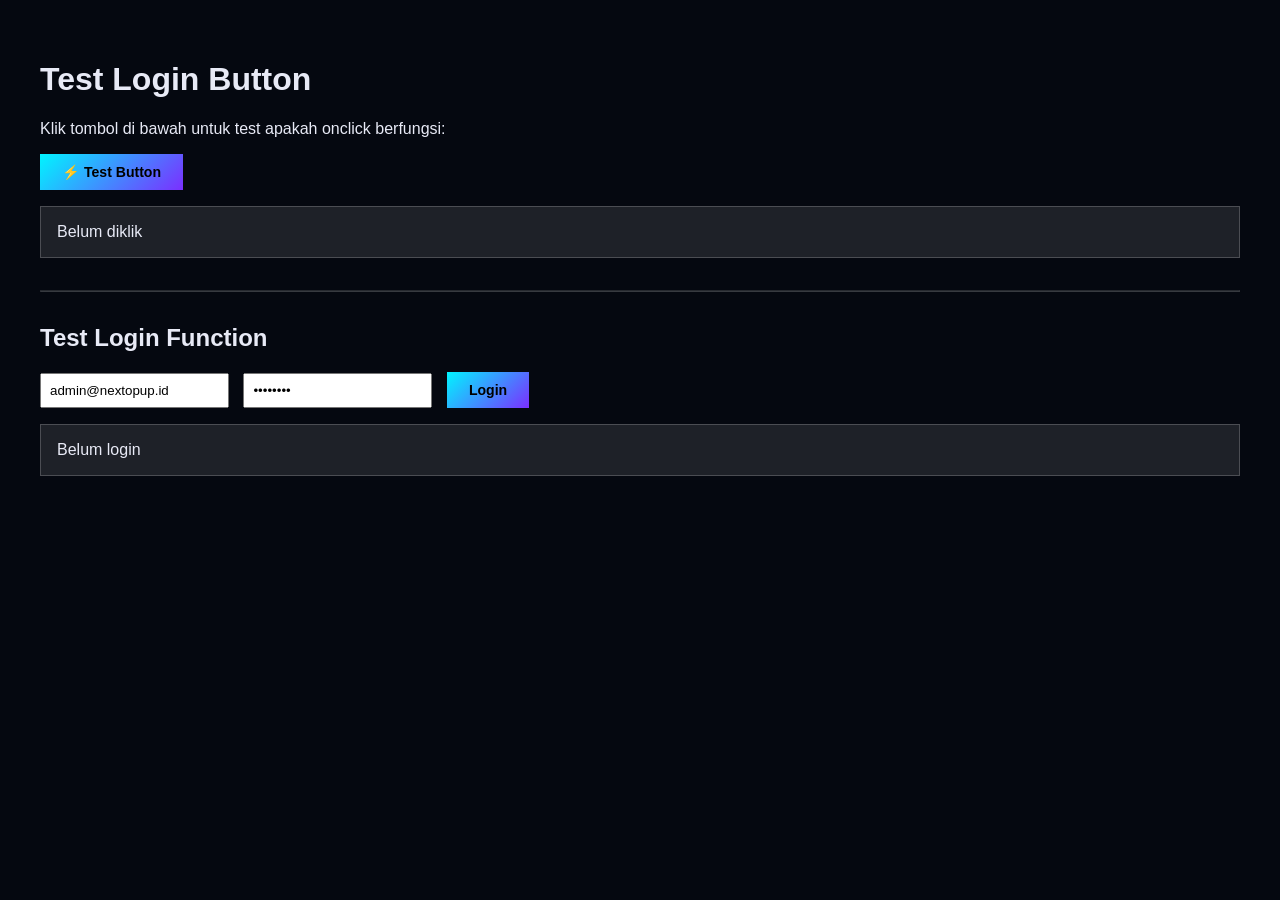
<file: archive/test-button.html>
<!DOCTYPE html>
<html lang="id">
<head>
<meta charset="UTF-8">
<meta name="viewport" content="width=device-width, initial-scale=1.0">
<title>Test Button</title>
<style>
body {
  background: #050810;
  color: #e8eaf6;
  font-family: Arial, sans-serif;
  padding: 2rem;
}
.test-btn {
  padding: 10px 22px;
  font-weight: 700;
  font-size: .88rem;
  background: linear-gradient(135deg, #00f5ff, #7b2fff);
  color: #000;
  border: none;
  cursor: pointer;
}
.result {
  margin-top: 1rem;
  padding: 1rem;
  background: rgba(255,255,255,.1);
  border: 1px solid rgba(255,255,255,.2);
}
</style>
</head>
<body>
<h1>Test Login Button</h1>
<p>Klik tombol di bawah untuk test apakah onclick berfungsi:</p>

<button class="test-btn" onclick="testClick()">⚡ Test Button</button>

<div class="result" id="result">Belum diklik</div>

<hr style="margin: 2rem 0; border-color: rgba(255,255,255,.2);">

<h2>Test Login Function</h2>
<input type="email" id="test-email" placeholder="Email" value="admin@nextopup.id" style="padding: 8px; margin-right: 10px;">
<input type="password" id="test-pass" placeholder="Password" value="admin123" style="padding: 8px; margin-right: 10px;">
<button class="test-btn" onclick="testLogin()">Login</button>

<div class="result" id="login-result">Belum login</div>

<script>
function testClick() {
  document.getElementById('result').innerHTML = '✅ Button berhasil diklik! Onclick berfungsi dengan baik.';
  console.log('Button clicked successfully');
}

// Copy database dari login-script.js
const DB = {
  users: [
    {id:1, name:'Admin NexTopUp', email:'admin@nextopup.id', pass:'admin123', role:'admin'},
    {id:2, name:'Budi Santoso', email:'budi@gmail.com', pass:'user123', role:'customer'},
  ]
};

function testLogin() {
  const email = document.getElementById('test-email').value.trim();
  const pass = document.getElementById('test-pass').value;
  
  console.log('Testing login with:', email, pass);
  
  const user = DB.users.find(u => u.email === email && u.pass === pass);
  
  if (!user) {
    document.getElementById('login-result').innerHTML = '❌ Login gagal: Email atau password salah';
    console.log('Login failed');
  } else {
    document.getElementById('login-result').innerHTML = `✅ Login berhasil! Welcome ${user.name} (${user.role})`;
    console.log('Login success:', user);
  }
}
</script>
</body>
</html>
</file>
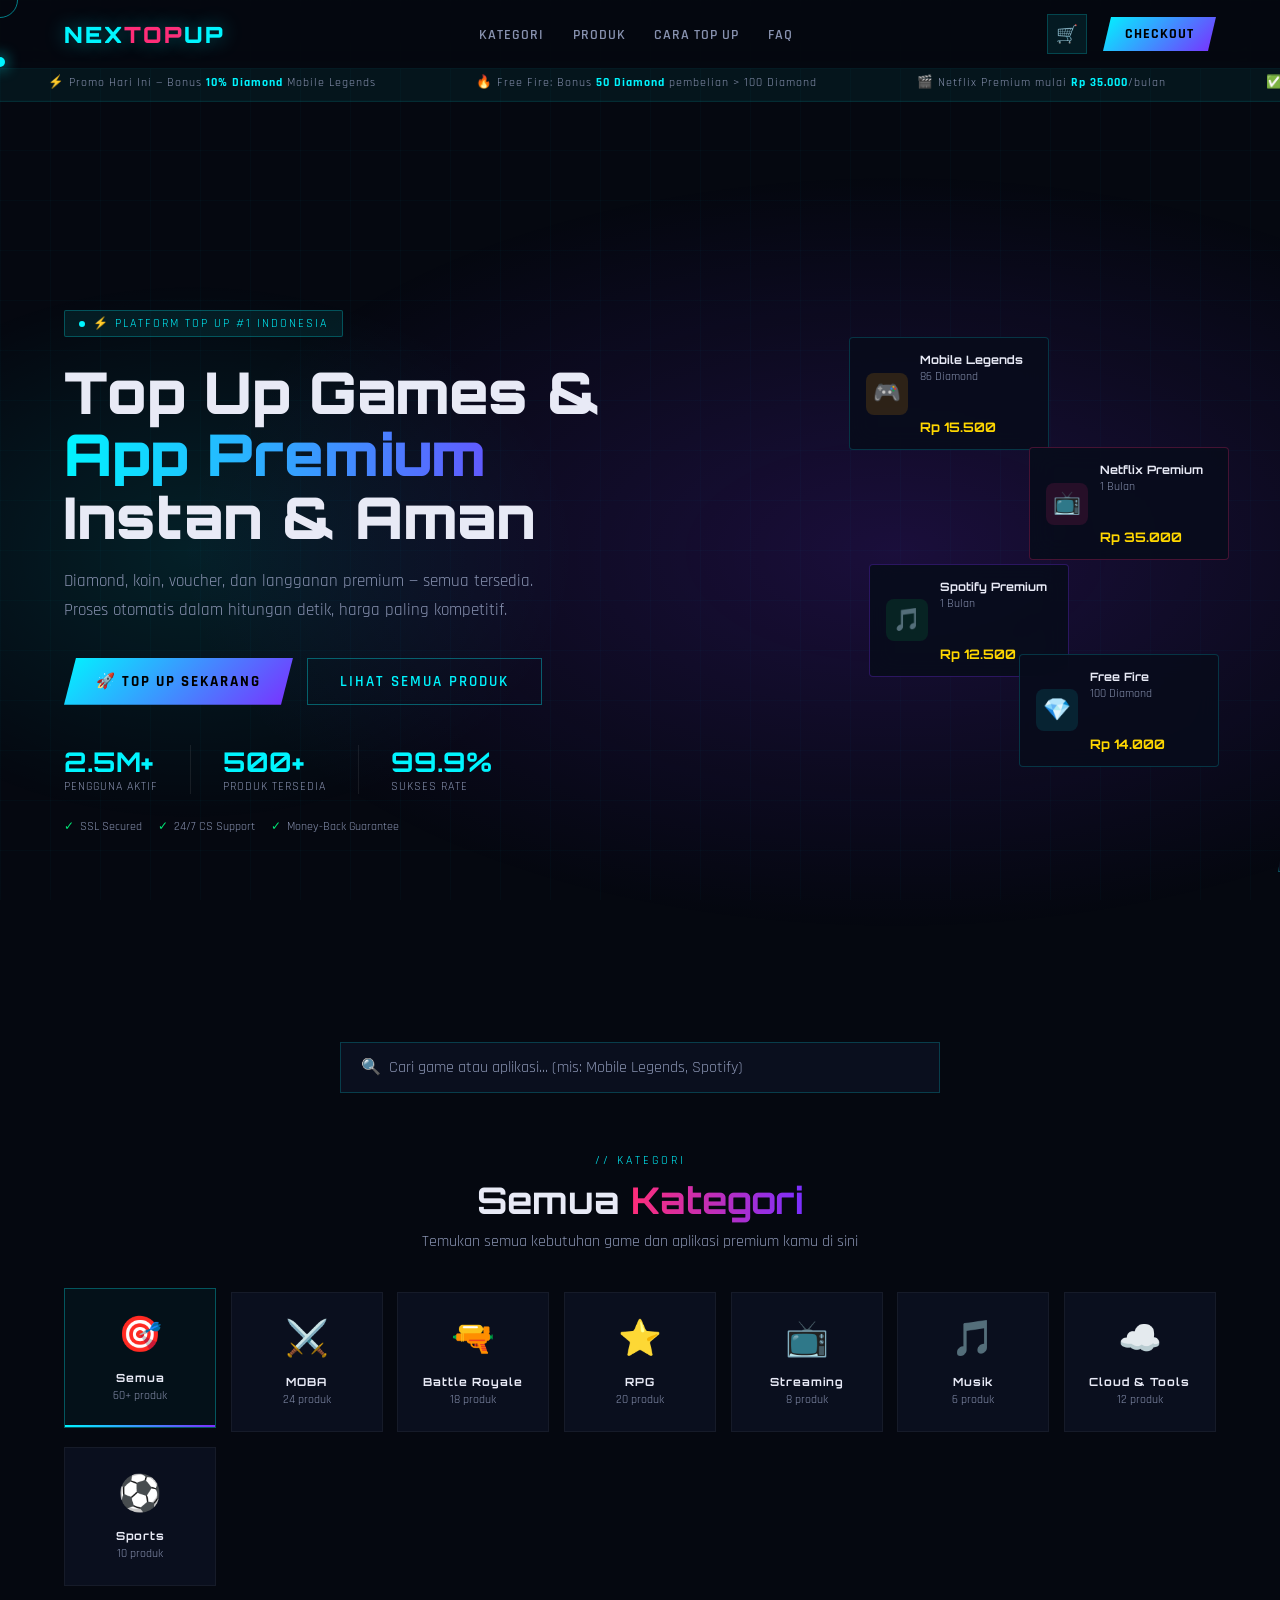
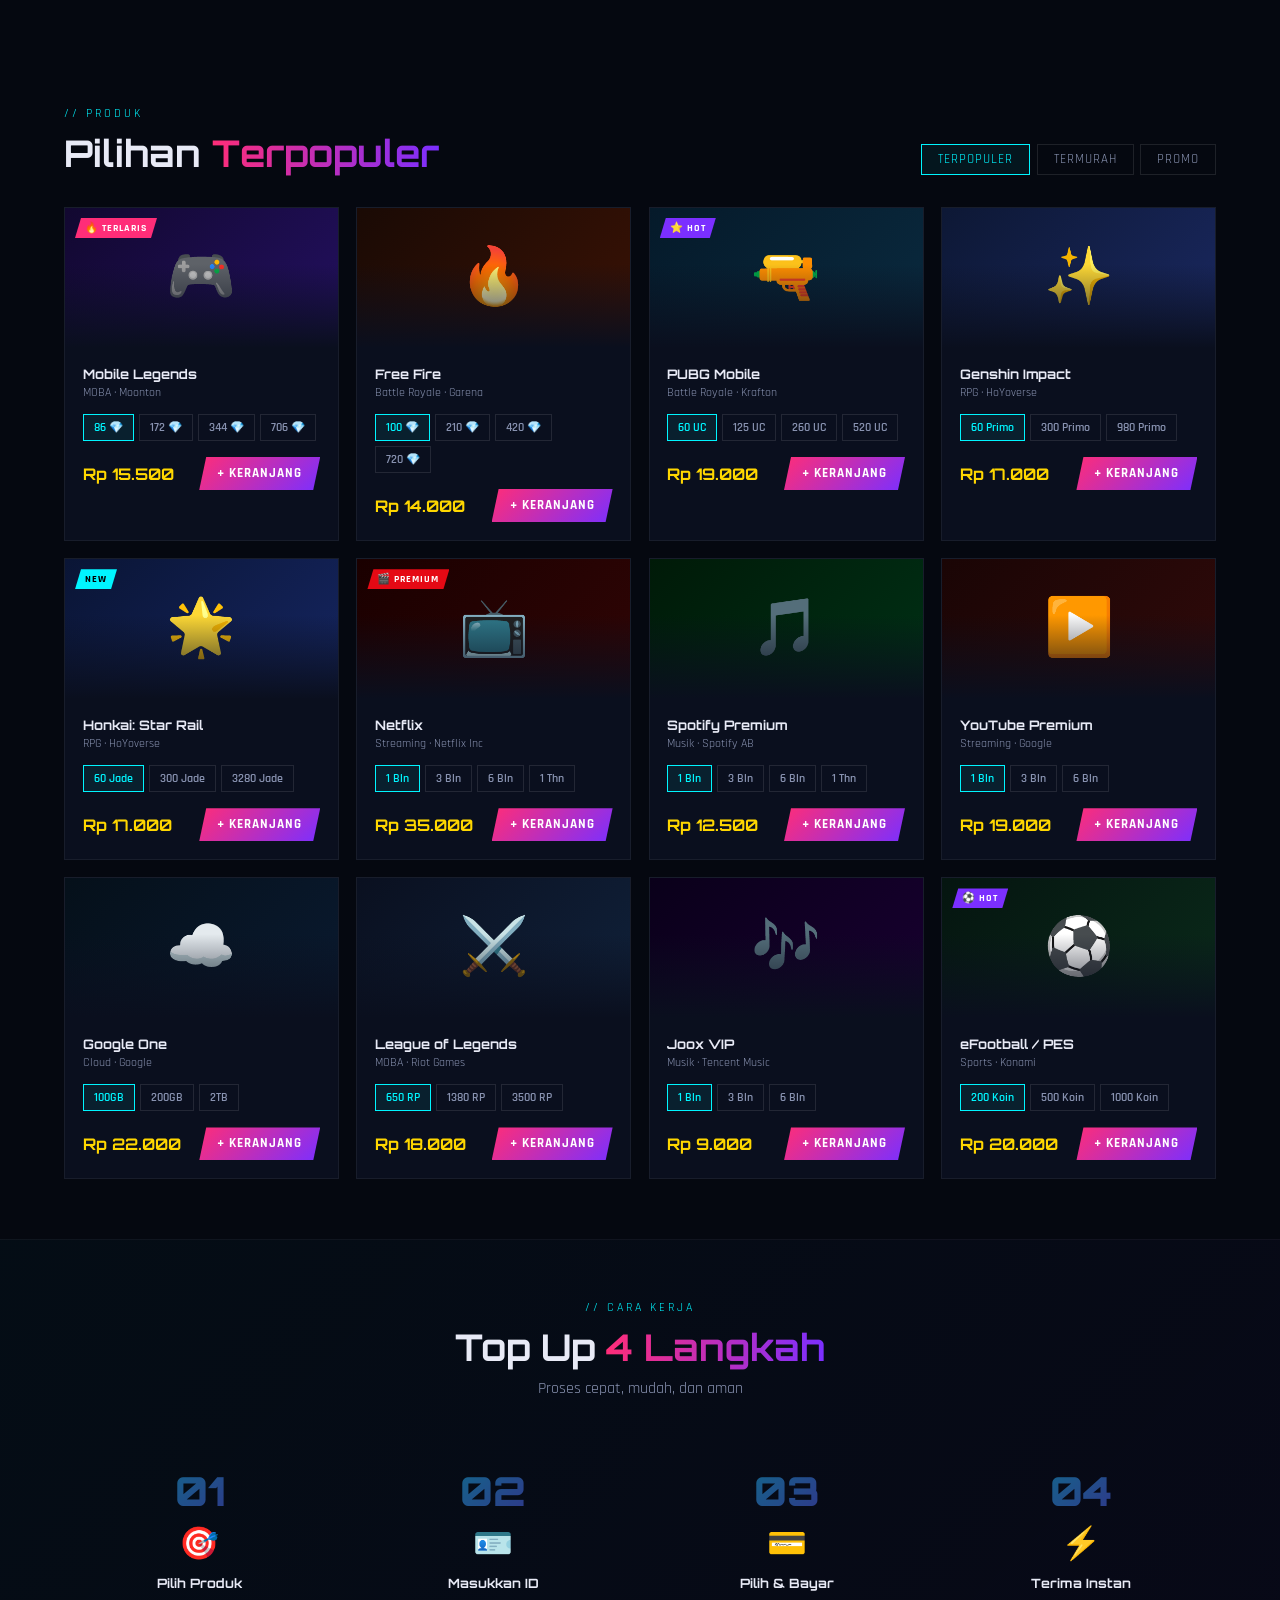
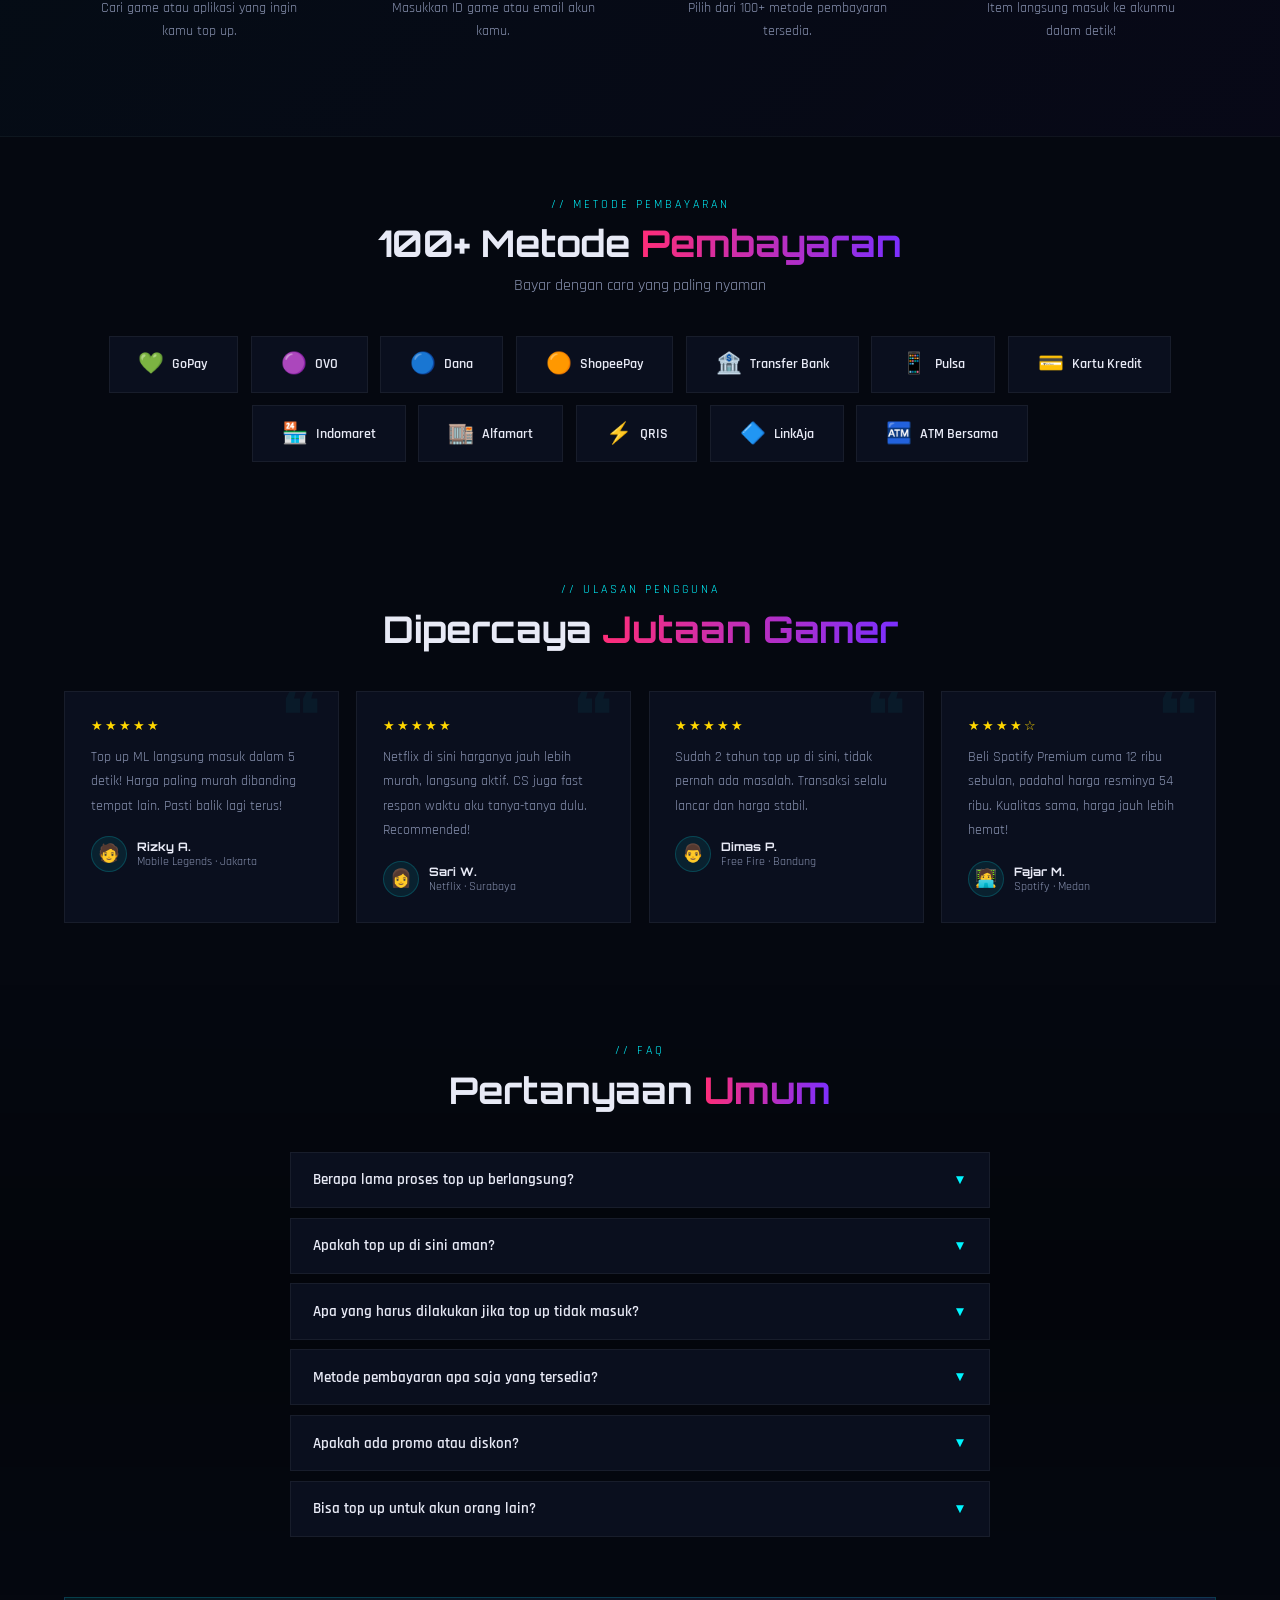
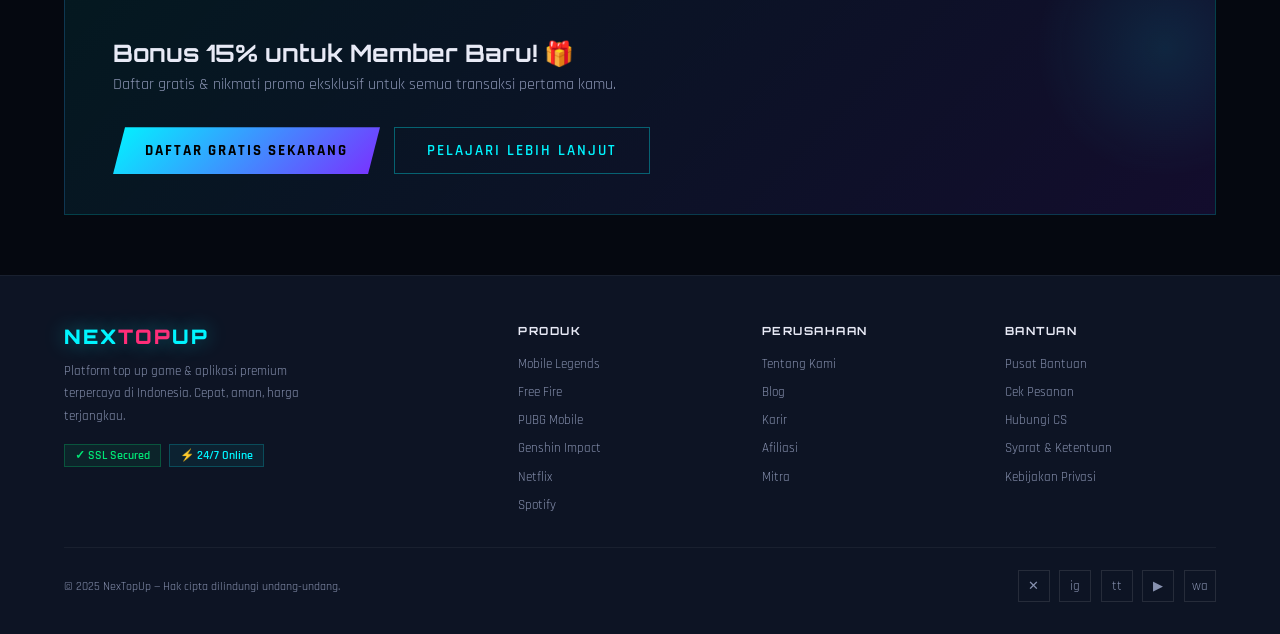
<file: archive/Topup.html>
<!DOCTYPE html>
<html lang="id">
<head>
<meta charset="UTF-8">
<meta name="viewport" content="width=device-width, initial-scale=1.0">
<title>NexTopUp — Top Up Games & App Premium</title>
<link href="https://fonts.googleapis.com/css2?family=Orbitron:wght@400;700;900&family=Rajdhani:wght@300;400;500;600;700&display=swap" rel="stylesheet">
<style>
:root {
  --bg: #050810;
  --panel: #0a0f1e;
  --panel2: #0d1424;
  --accent: #00f5ff;
  --accent2: #ff2d78;
  --accent3: #7b2fff;
  --gold: #ffd700;
  --green: #00e676;
  --text: #e8eaf6;
  --muted: #8892b0;
  --glow: 0 0 20px rgba(0,245,255,0.4);
}
*{margin:0;padding:0;box-sizing:border-box;}
html{scroll-behavior:smooth;}
body{background:var(--bg);color:var(--text);font-family:'Rajdhani',sans-serif;overflow-x:hidden;cursor:none;}
a{text-decoration:none;color:inherit;}

/* CURSOR */
.cursor{position:fixed;width:10px;height:10px;background:var(--accent);border-radius:50%;pointer-events:none;z-index:9999;transform:translate(-50%,-50%);transition:transform .1s;box-shadow:0 0 15px var(--accent);}
.cursor-ring{position:fixed;width:36px;height:36px;border:1.5px solid rgba(0,245,255,.5);border-radius:50%;pointer-events:none;z-index:9998;transform:translate(-50%,-50%);}
.cursor.click{transform:translate(-50%,-50%) scale(.6);}

/* BG */
body::before{content:'';position:fixed;inset:0;background-image:linear-gradient(rgba(0,245,255,.025) 1px,transparent 1px),linear-gradient(90deg,rgba(0,245,255,.025) 1px,transparent 1px);background-size:50px 50px;pointer-events:none;z-index:0;}

/* PARTICLES */
#particles{position:fixed;inset:0;pointer-events:none;z-index:0;overflow:hidden;}
.particle{position:absolute;border-radius:50%;animation:rise linear infinite;opacity:0;}
@keyframes rise{0%{opacity:0;transform:translateY(0) scale(0);}10%{opacity:.6;}90%{opacity:.2;}100%{opacity:0;transform:translateY(-100vh) scale(1.5);}}

/* SCROLL TOP */
.scroll-top{position:fixed;bottom:28px;left:28px;z-index:150;background:rgba(0,245,255,.1);border:1px solid rgba(0,245,255,.3);color:var(--accent);width:40px;height:40px;display:flex;align-items:center;justify-content:center;cursor:pointer;font-size:1rem;transition:all .3s;opacity:0;pointer-events:none;}
.scroll-top.visible{opacity:1;pointer-events:all;}
.scroll-top:hover{background:rgba(0,245,255,.2);}

/* TICKER */
.ticker{background:rgba(0,245,255,.05);border-bottom:1px solid rgba(0,245,255,.1);padding:9px 0;overflow:hidden;white-space:nowrap;margin-top:62px;}
.ticker-inner{display:inline-block;animation:tmove 30s linear infinite;}
.ticker-inner span{font-size:.78rem;letter-spacing:1px;color:var(--muted);padding:0 3rem;}
.ticker-inner span b{color:var(--accent);}
@keyframes tmove{from{transform:translateX(0);}to{transform:translateX(-50%);}}

/* NAV */
nav{position:fixed;top:0;left:0;right:0;z-index:200;display:flex;align-items:center;justify-content:space-between;padding:14px 5%;background:rgba(5,8,16,.9);backdrop-filter:blur(24px);border-bottom:1px solid rgba(0,245,255,.08);}
.logo{font-family:'Orbitron';font-size:1.4rem;font-weight:900;color:var(--accent);text-shadow:var(--glow);letter-spacing:2px;}
.logo span{color:var(--accent2);}
.nav-links{display:flex;gap:1.8rem;list-style:none;}
.nav-links a{color:var(--muted);font-size:.88rem;font-weight:600;letter-spacing:1px;text-transform:uppercase;transition:color .2s;position:relative;}
.nav-links a::after{content:'';position:absolute;bottom:-4px;left:0;right:0;height:1px;background:var(--accent);transform:scaleX(0);transition:transform .3s;}
.nav-links a:hover{color:var(--accent);}
.nav-links a:hover::after{transform:scaleX(1);}
.nav-right{display:flex;align-items:center;gap:1rem;}
.cart-btn{position:relative;background:rgba(0,245,255,.08);border:1px solid rgba(0,245,255,.2);color:var(--accent);width:40px;height:40px;display:flex;align-items:center;justify-content:center;cursor:pointer;font-size:1.1rem;transition:all .2s;}
.cart-btn:hover{background:rgba(0,245,255,.15);}
.cart-count{position:absolute;top:-6px;right:-6px;background:var(--accent2);color:#fff;width:18px;height:18px;border-radius:50%;font-size:.65rem;display:none;align-items:center;justify-content:center;font-weight:700;}
.btn-nav{background:linear-gradient(135deg,var(--accent),var(--accent3));color:#000;font-family:'Rajdhani';font-weight:700;padding:8px 22px;border:none;cursor:pointer;clip-path:polygon(8px 0%,100% 0%,calc(100% - 8px) 100%,0% 100%);font-size:.85rem;letter-spacing:1px;text-transform:uppercase;transition:opacity .2s;}
.btn-nav:hover{opacity:.85;}
.hamburger{display:none;flex-direction:column;gap:5px;cursor:pointer;padding:4px;}
.hamburger span{width:22px;height:2px;background:var(--accent);transition:all .3s;display:block;}
.mobile-nav{position:fixed;top:62px;left:0;right:0;bottom:0;background:rgba(5,8,16,.98);backdrop-filter:blur(20px);z-index:150;display:flex;flex-direction:column;align-items:center;justify-content:center;gap:2rem;transform:translateX(100%);transition:transform .35s ease;}
.mobile-nav.open{transform:translateX(0);}
.mobile-nav a{font-family:'Orbitron';font-size:1.2rem;font-weight:700;color:var(--muted);letter-spacing:2px;text-transform:uppercase;transition:color .2s;}
.mobile-nav a:hover{color:var(--accent);}

/* HERO */
.hero{min-height:100vh;display:flex;align-items:center;padding:100px 5% 60px;position:relative;overflow:hidden;}
.hero-bg{position:absolute;inset:0;background:radial-gradient(ellipse 80% 60% at 70% 50%,rgba(123,47,255,.18) 0%,transparent 70%),radial-gradient(ellipse 50% 50% at 15% 50%,rgba(0,245,255,.1) 0%,transparent 60%);}
.hero-content{position:relative;z-index:1;max-width:600px;}
.hero-badge{display:inline-flex;align-items:center;gap:8px;background:rgba(0,245,255,.08);border:1px solid rgba(0,245,255,.25);padding:5px 14px;border-radius:2px;font-size:.75rem;letter-spacing:2px;text-transform:uppercase;color:var(--accent);margin-bottom:1.5rem;animation:pborder 2.5s infinite;}
@keyframes pborder{0%,100%{border-color:rgba(0,245,255,.25);}50%{border-color:rgba(0,245,255,.7);}}
.hero-badge::before{content:'';width:6px;height:6px;background:var(--accent);border-radius:50%;animation:blink 1.2s infinite;}
@keyframes blink{0%,100%{opacity:1;}50%{opacity:0;}}
.hero h1{font-family:'Orbitron';font-size:clamp(2rem,4.5vw,3.8rem);font-weight:900;line-height:1.08;margin-bottom:1.2rem;}
.hero h1 .l1{color:var(--text);}
.hero h1 .l2{background:linear-gradient(90deg,var(--accent),var(--accent3));background-clip:text;-webkit-background-clip:text;-webkit-text-fill-color:transparent;}
.hero p{color:var(--muted);font-size:1.05rem;line-height:1.75;margin-bottom:2rem;max-width:500px;}
.hero-cta{display:flex;gap:.9rem;flex-wrap:wrap;}
.btn-primary{background:linear-gradient(135deg,var(--accent),var(--accent3));color:#000;border:none;cursor:pointer;padding:13px 32px;font-family:'Rajdhani';font-weight:700;font-size:.95rem;letter-spacing:2px;text-transform:uppercase;clip-path:polygon(12px 0%,100% 0%,calc(100% - 12px) 100%,0% 100%);transition:all .3s;position:relative;overflow:hidden;}
.btn-primary::after{content:'';position:absolute;inset:0;background:linear-gradient(135deg,rgba(255,255,255,.25),transparent);opacity:0;transition:opacity .3s;}
.btn-primary:hover::after{opacity:1;}
.btn-secondary{background:transparent;border:1px solid rgba(0,245,255,.35);color:var(--accent);cursor:pointer;padding:13px 32px;font-family:'Rajdhani';font-weight:600;font-size:.95rem;letter-spacing:2px;text-transform:uppercase;transition:all .3s;}
.btn-secondary:hover{background:rgba(0,245,255,.08);border-color:var(--accent);}
.hero-stats{display:flex;gap:2rem;margin-top:2.5rem;flex-wrap:wrap;}
.stat-item{display:flex;flex-direction:column;}
.stat-num{font-family:'Orbitron';font-size:1.7rem;font-weight:700;color:var(--accent);}
.stat-label{font-size:.72rem;color:var(--muted);letter-spacing:1px;text-transform:uppercase;}
.stat-sep{width:1px;background:rgba(255,255,255,.08);align-self:stretch;}
.trust-badges{display:flex;gap:1rem;margin-top:1.5rem;flex-wrap:wrap;}
.trust-badge{display:flex;align-items:center;gap:6px;font-size:.78rem;color:var(--muted);}
.trust-badge em{color:var(--green);font-style:normal;}
.hero-visual{position:absolute;right:4%;top:50%;transform:translateY(-50%);width:380px;height:430px;}
.float-card{position:absolute;background:rgba(8,13,28,.92);border:1px solid rgba(0,245,255,.18);border-radius:4px;padding:14px 16px;display:flex;align-items:center;gap:12px;backdrop-filter:blur(12px);animation:floaty 5s ease-in-out infinite;min-width:200px;}
.float-card:nth-child(1){top:0;left:0;}
.float-card:nth-child(2){top:110px;right:0;animation-delay:1.2s;border-color:rgba(255,45,120,.25);}
.float-card:nth-child(3){bottom:90px;left:20px;animation-delay:2.4s;border-color:rgba(123,47,255,.3);}
.float-card:nth-child(4){bottom:0;right:10px;animation-delay:.6s;}
@keyframes floaty{0%,100%{transform:translateY(0);}50%{transform:translateY(-14px);}}
.card-icon{width:42px;height:42px;border-radius:8px;display:flex;align-items:center;justify-content:center;font-size:1.4rem;flex-shrink:0;}
.card-info h4{font-family:'Orbitron';font-size:.72rem;font-weight:700;}
.card-info p{font-size:.72rem;color:var(--muted);}
.card-price{font-family:'Orbitron';font-size:.82rem;color:var(--gold);font-weight:700;margin-top:2px;}

/* SECTION */
section{position:relative;z-index:1;}
.sl{font-size:.72rem;letter-spacing:3px;text-transform:uppercase;color:var(--accent);margin-bottom:.6rem;}
.st{font-family:'Orbitron';font-size:clamp(1.5rem,3vw,2.3rem);font-weight:700;line-height:1.2;}
.st span{background:linear-gradient(90deg,var(--accent2),var(--accent3));background-clip:text;-webkit-background-clip:text;-webkit-text-fill-color:transparent;}

/* SEARCH */
.search-section{padding:40px 5% 0;position:relative;z-index:1;}
.search-wrap{max-width:600px;margin:0 auto;position:relative;}
.search-input{width:100%;background:var(--panel);border:1px solid rgba(0,245,255,.2);color:var(--text);padding:14px 50px 14px 20px;font-family:'Rajdhani';font-size:1rem;outline:none;transition:border-color .3s;}
.search-input::placeholder{color:var(--muted);}
.search-input:focus{border-color:var(--accent);}

/* CATEGORIES */
.categories{padding:60px 5%;}
.categories-header{text-align:center;margin-bottom:2.5rem;}
.categories-header p{color:var(--muted);margin-top:.6rem;}
.cat-grid{display:grid;grid-template-columns:repeat(auto-fit,minmax(140px,1fr));gap:.9rem;}
.cat-card{background:var(--panel);border:1px solid rgba(255,255,255,.05);padding:1.5rem 1rem;text-align:center;cursor:pointer;transition:all .3s;position:relative;overflow:hidden;}
.cat-card::before{content:'';position:absolute;bottom:0;left:0;right:0;height:2px;background:linear-gradient(90deg,var(--accent),var(--accent3));transform:scaleX(0);transition:transform .3s;}
.cat-card:hover,.cat-card.ac{border-color:rgba(0,245,255,.3);transform:translateY(-4px);background:rgba(0,245,255,.04);}
.cat-card:hover::before,.cat-card.ac::before{transform:scaleX(1);}
.cat-icon{font-size:2.2rem;margin-bottom:.8rem;display:block;}
.cat-name{font-family:'Orbitron';font-size:.7rem;font-weight:700;letter-spacing:1px;}
.cat-count{font-size:.75rem;color:var(--muted);margin-top:3px;}

/* PRODUCTS */
.products{padding:60px 5%;}
.products-header{display:flex;justify-content:space-between;align-items:flex-end;margin-bottom:2rem;flex-wrap:wrap;gap:1rem;}
.filter-tabs{display:flex;gap:.4rem;flex-wrap:wrap;}
.tab{padding:6px 16px;font-family:'Rajdhani';font-size:.82rem;letter-spacing:1px;text-transform:uppercase;cursor:pointer;border:1px solid rgba(255,255,255,.1);background:transparent;color:var(--muted);transition:all .2s;}
.tab.active,.tab:hover{border-color:var(--accent);color:var(--accent);background:rgba(0,245,255,.06);}
.products-grid{display:grid;grid-template-columns:repeat(auto-fill,minmax(245px,1fr));gap:1.1rem;}
.product-card{background:var(--panel);border:1px solid rgba(255,255,255,.06);overflow:hidden;cursor:pointer;transition:opacity .5s,transform .5s,border-color .3s,box-shadow .3s;position:relative;opacity:0;transform:translateY(20px);}
.product-card.visible{opacity:1;transform:translateY(0);}
.product-card:hover{border-color:rgba(0,245,255,.3);transform:translateY(-6px)!important;box-shadow:0 20px 40px rgba(0,0,0,.4),0 0 25px rgba(0,245,255,.07);}
.product-card.hidden{display:none;}
.pbadge{position:absolute;top:10px;left:10px;z-index:2;background:var(--accent2);color:#fff;padding:3px 10px;font-size:.65rem;font-weight:700;letter-spacing:1px;clip-path:polygon(6px 0%,100% 0%,calc(100% - 6px) 100%,0% 100%);text-transform:uppercase;}
.product-thumb{height:140px;display:flex;align-items:center;justify-content:center;font-size:3.5rem;position:relative;}
.product-thumb::after{content:'';position:absolute;inset:0;background:linear-gradient(to bottom,transparent 40%,var(--panel) 100%);}
.product-body{padding:1.1rem;}
.product-name{font-family:'Orbitron';font-size:.82rem;font-weight:700;margin-bottom:3px;}
.product-cat{font-size:.75rem;color:var(--muted);margin-bottom:.9rem;}
.product-options{display:flex;gap:5px;flex-wrap:wrap;margin-bottom:1rem;}
.opt-btn{padding:5px 10px;font-size:.72rem;font-family:'Rajdhani';font-weight:600;border:1px solid rgba(255,255,255,.1);background:transparent;color:var(--muted);cursor:pointer;transition:all .2s;}
.opt-btn:hover,.opt-btn.sel{border-color:var(--accent);color:var(--accent);background:rgba(0,245,255,.07);}
.product-footer{display:flex;justify-content:space-between;align-items:center;}
.product-price{font-family:'Orbitron';font-size:1rem;color:var(--gold);font-weight:700;}
.btn-buy{background:linear-gradient(135deg,var(--accent2),var(--accent3));border:none;color:#fff;cursor:pointer;padding:8px 18px;font-family:'Rajdhani';font-weight:700;font-size:.82rem;letter-spacing:1px;text-transform:uppercase;clip-path:polygon(7px 0%,100% 0%,calc(100% - 7px) 100%,0% 100%);transition:opacity .2s;}
.btn-buy:hover{opacity:.85;}
.no-results{text-align:center;padding:3rem;color:var(--muted);display:none;grid-column:1/-1;}
.no-results.show{display:block;}

/* PROCESS */
.process{padding:60px 5%;background:linear-gradient(135deg,rgba(0,245,255,.025),rgba(123,47,255,.03));border-top:1px solid rgba(255,255,255,.04);border-bottom:1px solid rgba(255,255,255,.04);}
.process-header{text-align:center;margin-bottom:2.5rem;}
.steps-grid{display:grid;grid-template-columns:repeat(auto-fit,minmax(180px,1fr));gap:1.5rem;}
.step-card{text-align:center;padding:2rem 1.5rem;transition:transform .3s;}
.step-card:hover{transform:translateY(-5px);}
.step-num{font-family:'Orbitron';font-size:2.5rem;font-weight:900;background:linear-gradient(135deg,var(--accent),var(--accent3));background-clip:text;-webkit-background-clip:text;-webkit-text-fill-color:transparent;line-height:1;margin-bottom:.8rem;opacity:.5;}
.step-icon{font-size:2rem;margin-bottom:.6rem;}
.step-title{font-family:'Orbitron';font-size:.8rem;font-weight:700;margin-bottom:.4rem;}
.step-desc{font-size:.88rem;color:var(--muted);line-height:1.65;}

/* PAYMENT */
.payment{padding:60px 5%;}
.payment-header{text-align:center;margin-bottom:2.5rem;}
.payment-methods{display:flex;flex-wrap:wrap;gap:.8rem;justify-content:center;}
.pay-card{background:var(--panel);border:1px solid rgba(255,255,255,.06);padding:.9rem 1.8rem;display:flex;align-items:center;gap:8px;font-size:.88rem;font-weight:600;transition:all .2s;cursor:pointer;}
.pay-card:hover{border-color:rgba(0,245,255,.3);background:rgba(0,245,255,.04);}
.pay-card span{font-size:1.3rem;}

/* TESTIMONIALS */
.testimonials{padding:60px 5%;}
.testimonials-header{text-align:center;margin-bottom:2.5rem;}
.testi-grid{display:grid;grid-template-columns:repeat(auto-fit,minmax(260px,1fr));gap:1.1rem;}
.testi-card{background:var(--panel);border:1px solid rgba(255,255,255,.06);padding:1.6rem;position:relative;overflow:hidden;transition:border-color .3s,transform .3s;}
.testi-card:hover{border-color:rgba(0,245,255,.2);transform:translateY(-3px);}
.testi-card::before{content:'❝';position:absolute;top:-15px;right:16px;font-size:5rem;color:rgba(0,245,255,.05);font-family:serif;line-height:1;}
.stars{color:var(--gold);font-size:.82rem;margin-bottom:.65rem;letter-spacing:2px;}
.testi-text{font-size:.9rem;color:var(--muted);line-height:1.7;margin-bottom:1.1rem;}
.testi-user{display:flex;align-items:center;gap:10px;}
.user-avatar{width:36px;height:36px;border-radius:50%;display:flex;align-items:center;justify-content:center;font-size:1.1rem;background:rgba(0,245,255,.08);border:1px solid rgba(0,245,255,.18);flex-shrink:0;}
.user-name{font-family:'Orbitron';font-size:.73rem;font-weight:700;}
.user-game{font-size:.72rem;color:var(--muted);}

/* FAQ */
.faq{padding:60px 5%;background:linear-gradient(to bottom,transparent,rgba(0,0,0,.3),transparent);}
.faq-header{text-align:center;margin-bottom:2.5rem;}
.faq-list{max-width:700px;margin:0 auto;display:flex;flex-direction:column;gap:.6rem;}
.faq-item{background:var(--panel);border:1px solid rgba(255,255,255,.06);overflow:hidden;}
.faq-q{padding:1.1rem 1.4rem;cursor:pointer;display:flex;justify-content:space-between;align-items:center;font-weight:600;font-size:.95rem;transition:color .2s;gap:1rem;user-select:none;}
.faq-q:hover{color:var(--accent);}
.faq-arrow{color:var(--accent);font-size:.85rem;transition:transform .3s;flex-shrink:0;}
.faq-item.open .faq-arrow{transform:rotate(180deg);}
.faq-a{max-height:0;overflow:hidden;transition:max-height .4s ease,padding .3s;color:var(--muted);font-size:.9rem;line-height:1.7;}
.faq-item.open .faq-a{max-height:300px;padding:.2rem 1.4rem 1.1rem;}

/* CTA */
.cta-banner{margin:0 5% 60px;background:linear-gradient(135deg,rgba(0,245,255,.07),rgba(123,47,255,.12));border:1px solid rgba(0,245,255,.18);padding:2.5rem 3rem;display:flex;justify-content:space-between;align-items:center;flex-wrap:wrap;gap:2rem;position:relative;overflow:hidden;}
.cta-banner::before{content:'';position:absolute;right:-80px;top:-80px;width:260px;height:260px;background:radial-gradient(circle,rgba(0,245,255,.1) 0%,transparent 70%);}
.cta-text{position:relative;z-index:1;}
.cta-text h2{font-family:'Orbitron';font-size:1.5rem;font-weight:700;margin-bottom:.4rem;}
.cta-text p{color:var(--muted);}
.cta-actions{display:flex;gap:.9rem;flex-wrap:wrap;position:relative;z-index:1;}

/* FOOTER */
footer{background:var(--panel2);border-top:1px solid rgba(255,255,255,.05);padding:3rem 5% 2rem;}
.footer-grid{display:grid;grid-template-columns:2fr 1fr 1fr 1fr;gap:2rem;margin-bottom:2rem;}
.footer-brand .logo{font-size:1.25rem;display:block;margin-bottom:.7rem;}
.footer-brand p{font-size:.83rem;color:var(--muted);line-height:1.7;max-width:280px;}
.footer-col h4{font-family:'Orbitron';font-size:.7rem;font-weight:700;letter-spacing:1.5px;margin-bottom:.9rem;text-transform:uppercase;}
.footer-col ul{list-style:none;display:flex;flex-direction:column;gap:.45rem;}
.footer-col a{font-size:.83rem;color:var(--muted);transition:color .2s;}
.footer-col a:hover{color:var(--accent);}
.footer-bottom{border-top:1px solid rgba(255,255,255,.05);padding-top:1.4rem;display:flex;justify-content:space-between;align-items:center;flex-wrap:wrap;gap:1rem;}
.footer-bottom p{font-size:.78rem;color:var(--muted);}
.social-links{display:flex;gap:.6rem;}
.social-btn{width:32px;height:32px;border:1px solid rgba(255,255,255,.1);display:flex;align-items:center;justify-content:center;font-size:.82rem;cursor:pointer;transition:all .2s;color:var(--muted);}
.social-btn:hover{border-color:var(--accent);color:var(--accent);}

/* CART SIDEBAR */
.cart-overlay{position:fixed;inset:0;background:rgba(0,0,0,.6);z-index:300;opacity:0;pointer-events:none;transition:opacity .3s;}
.cart-overlay.open{opacity:1;pointer-events:all;}
.cart-sidebar{position:fixed;top:0;right:0;bottom:0;width:360px;background:var(--panel2);border-left:1px solid rgba(0,245,255,.15);z-index:301;transform:translateX(100%);transition:transform .35s ease;display:flex;flex-direction:column;}
.cart-sidebar.open{transform:translateX(0);}
.cart-header{padding:1.2rem 1.5rem;border-bottom:1px solid rgba(255,255,255,.06);display:flex;justify-content:space-between;align-items:center;}
.cart-header h3{font-family:'Orbitron';font-size:.9rem;font-weight:700;}
.close-btn{background:none;border:none;color:var(--muted);cursor:pointer;font-size:1.2rem;transition:color .2s;}
.close-btn:hover{color:var(--accent2);}
.cart-items{flex:1;overflow-y:auto;padding:1rem 1.5rem;}
.cart-item{display:flex;gap:12px;align-items:flex-start;padding:.9rem 0;border-bottom:1px solid rgba(255,255,255,.05);}
.cart-item-icon{font-size:2rem;width:44px;text-align:center;flex-shrink:0;}
.cart-item-info{flex:1;}
.cart-item-name{font-family:'Orbitron';font-size:.72rem;font-weight:700;margin-bottom:2px;}
.cart-item-sub{font-size:.75rem;color:var(--muted);}
.cart-item-price{font-family:'Orbitron';font-size:.85rem;color:var(--gold);font-weight:700;}
.cart-item-del{background:none;border:none;color:var(--muted);cursor:pointer;font-size:.9rem;transition:color .2s;flex-shrink:0;}
.cart-item-del:hover{color:var(--accent2);}
.cart-empty{text-align:center;padding:3rem 1rem;color:var(--muted);}
.cart-empty .cei{font-size:3rem;display:block;margin-bottom:1rem;}
.cart-footer{padding:1.2rem 1.5rem;border-top:1px solid rgba(255,255,255,.06);}
.cart-total{display:flex;justify-content:space-between;align-items:center;margin-bottom:1rem;}
.cart-total span{font-size:.85rem;color:var(--muted);}
.cart-total strong{font-family:'Orbitron';font-size:1rem;color:var(--gold);}
.btn-checkout{width:100%;background:linear-gradient(135deg,var(--accent),var(--accent3));color:#000;border:none;cursor:pointer;padding:13px;font-family:'Rajdhani';font-weight:700;font-size:.95rem;letter-spacing:2px;text-transform:uppercase;transition:opacity .2s;}
.btn-checkout:hover{opacity:.9;}

/* MODAL */
.modal-overlay{position:fixed;inset:0;background:rgba(0,0,0,.75);z-index:400;display:flex;align-items:center;justify-content:center;opacity:0;pointer-events:none;transition:opacity .3s;padding:1rem;}
.modal-overlay.open{opacity:1;pointer-events:all;}
.modal{background:var(--panel2);border:1px solid rgba(0,245,255,.2);width:100%;max-width:480px;max-height:90vh;overflow-y:auto;animation:min .3s ease;}
@keyframes min{from{transform:scale(.95);opacity:0;}to{transform:scale(1);opacity:1;}}
.modal-header{padding:1.3rem 1.5rem;border-bottom:1px solid rgba(255,255,255,.06);display:flex;justify-content:space-between;align-items:center;}
.modal-header h3{font-family:'Orbitron';font-size:.9rem;font-weight:700;}
.modal-body{padding:1.5rem;}
.form-group{margin-bottom:1.1rem;}
.form-group label{display:block;font-size:.8rem;font-weight:600;letter-spacing:.5px;margin-bottom:.4rem;color:var(--muted);text-transform:uppercase;}
.form-input{width:100%;background:rgba(0,0,0,.3);border:1px solid rgba(255,255,255,.1);color:var(--text);padding:10px 14px;font-family:'Rajdhani';font-size:.95rem;outline:none;transition:border-color .2s;}
.form-input:focus{border-color:var(--accent);}
.form-input::placeholder{color:rgba(136,146,176,.5);}
.pay-options{display:grid;grid-template-columns:1fr 1fr;gap:.5rem;margin-top:.4rem;}
.pay-opt{background:rgba(0,0,0,.3);border:1px solid rgba(255,255,255,.08);padding:.7rem;text-align:center;cursor:pointer;font-size:.8rem;transition:all .2s;}
.pay-opt:hover,.pay-opt.sel{border-color:var(--accent);color:var(--accent);background:rgba(0,245,255,.05);}
.order-summary{background:rgba(0,0,0,.2);border:1px solid rgba(255,255,255,.06);padding:1rem;margin-bottom:1.2rem;}
.order-row{display:flex;justify-content:space-between;font-size:.85rem;padding:.25rem 0;}
.order-row.total{border-top:1px solid rgba(255,255,255,.06);margin-top:.5rem;padding-top:.5rem;font-family:'Orbitron';font-size:.9rem;font-weight:700;color:var(--gold);}
.modal-footer{padding:0 1.5rem 1.5rem;display:flex;gap:.8rem;}
.success-modal{text-align:center;padding:2.5rem 1.5rem;}
.success-icon{font-size:4rem;margin-bottom:1rem;display:block;animation:pop .5s ease;}
@keyframes pop{0%{transform:scale(0);}80%{transform:scale(1.2);}100%{transform:scale(1);}}
.success-modal h3{font-family:'Orbitron';font-size:1.1rem;margin-bottom:.5rem;color:var(--green);}
.success-modal p{color:var(--muted);font-size:.9rem;}

/* TOAST */
.toast{position:fixed;bottom:28px;right:28px;z-index:500;background:var(--panel2);border:1px solid rgba(0,245,255,.3);padding:12px 18px;display:flex;gap:12px;align-items:center;min-width:260px;box-shadow:0 10px 40px rgba(0,0,0,.5);clip-path:polygon(10px 0%,100% 0%,calc(100% - 10px) 100%,0% 100%);transform:translateX(110%);transition:transform .4s ease;}
.toast.show{transform:translateX(0);}
.toast-icon{font-size:1.4rem;}
.toast-text h5{font-family:'Orbitron';font-size:.72rem;font-weight:700;color:var(--accent);}
.toast-text p{font-size:.75rem;color:var(--muted);}

/* RESPONSIVE */
@media(max-width:900px){.hero-visual{display:none;}.footer-grid{grid-template-columns:1fr 1fr;}}
@media(max-width:640px){.nav-links{display:none;}.hamburger{display:flex;}.btn-nav{display:none;}.cart-sidebar{width:100%;}.cta-banner{padding:1.8rem;text-align:center;justify-content:center;}.hero-stats{gap:1.2rem;}.footer-grid{grid-template-columns:1fr;}}
::-webkit-scrollbar{width:5px;}
::-webkit-scrollbar-track{background:var(--bg);}
::-webkit-scrollbar-thumb{background:rgba(0,245,255,.25);border-radius:3px;}
</style>
</head>
<body>

<div class="cursor" id="cursor"></div>
<div class="cursor-ring" id="cursorRing"></div>
<div id="particles"></div>
<button class="scroll-top" id="scrollTop" onclick="window.scrollTo({top:0,behavior:'smooth'})">▲</button>

<!-- NAV -->
<nav>
  <div class="logo">NEX<span>TOP</span>UP</div>
  <ul class="nav-links">
    <li><a href="#categories">Kategori</a></li>
    <li><a href="#products">Produk</a></li>
    <li><a href="#process">Cara Top Up</a></li>
    <li><a href="#faq">FAQ</a></li>
  </ul>
  <div class="nav-right">
    <button class="cart-btn" onclick="openCart()" title="Keranjang">🛒<span class="cart-count" id="cartCount">0</span></button>
    <button class="btn-nav" onclick="openModal()">Checkout</button>
    <div class="hamburger" id="hamburger" onclick="toggleNav()"><span></span><span></span><span></span></div>
  </div>
</nav>
<div class="mobile-nav" id="mobileNav">
  <a href="#categories" onclick="toggleNav()">Kategori</a>
  <a href="#products" onclick="toggleNav()">Produk</a>
  <a href="#process" onclick="toggleNav()">Cara Top Up</a>
  <a href="#faq" onclick="toggleNav()">FAQ</a>
  <button class="btn-primary" onclick="openCart();toggleNav()">🛒 Keranjang</button>
</div>

<!-- TICKER -->
<div class="ticker">
  <div class="ticker-inner">
    <span>⚡ Promo Hari Ini — Bonus <b>10% Diamond</b> Mobile Legends</span>
    <span>🔥 Free Fire: Bonus <b>50 Diamond</b> pembelian &gt; 100 Diamond</span>
    <span>🎬 Netflix Premium mulai <b>Rp 35.000</b>/bulan</span>
    <span>✅ Proses <b>Otomatis 24/7</b> — Item instan dalam 30 detik</span>
    <span>🎮 PUBG Mobile UC — Promo <b>Disc 15%</b> hari ini saja!</span>
    <span>⚡ Promo Hari Ini — Bonus <b>10% Diamond</b> Mobile Legends</span>
    <span>🔥 Free Fire: Bonus <b>50 Diamond</b> pembelian &gt; 100 Diamond</span>
    <span>🎬 Netflix Premium mulai <b>Rp 35.000</b>/bulan</span>
    <span>✅ Proses <b>Otomatis 24/7</b> — Item instan dalam 30 detik</span>
    <span>🎮 PUBG Mobile UC — Promo <b>Disc 15%</b> hari ini saja!</span>
  </div>
</div>

<!-- HERO -->
<section class="hero">
  <div class="hero-bg"></div>
  <div class="hero-content">
    <div class="hero-badge">⚡ Platform Top Up #1 Indonesia</div>
    <h1>
      <div class="l1">Top Up Games &</div>
      <div class="l2">App Premium</div>
      <div class="l1">Instan & Aman</div>
    </h1>
    <p>Diamond, koin, voucher, dan langganan premium — semua tersedia. Proses otomatis dalam hitungan detik, harga paling kompetitif.</p>
    <div class="hero-cta">
      <button class="btn-primary" onclick="document.getElementById('products').scrollIntoView({behavior:'smooth'})">🚀 Top Up Sekarang</button>
      <button class="btn-secondary" onclick="document.getElementById('categories').scrollIntoView({behavior:'smooth'})">Lihat Semua Produk</button>
    </div>
    <div class="hero-stats">
      <div class="stat-item"><span class="stat-num" data-target="2500000">0</span><span class="stat-label">Pengguna Aktif</span></div>
      <div class="stat-sep"></div>
      <div class="stat-item"><span class="stat-num" data-target="500">0</span><span class="stat-label">Produk Tersedia</span></div>
      <div class="stat-sep"></div>
      <div class="stat-item"><span class="stat-num" data-pct="99.9">0</span><span class="stat-label">Sukses Rate</span></div>
    </div>
    <div class="trust-badges">
      <div class="trust-badge"><em>✓</em> SSL Secured</div>
      <div class="trust-badge"><em>✓</em> 24/7 CS Support</div>
      <div class="trust-badge"><em>✓</em> Money-Back Guarantee</div>
    </div>
  </div>
  <div class="hero-visual">
    <div class="float-card"><div class="card-icon" style="background:rgba(255,165,0,.15)">🎮</div><div class="card-info"><h4>Mobile Legends</h4><p>86 Diamond</p><div class="card-price">Rp 15.500</div></div></div>
    <div class="float-card"><div class="card-icon" style="background:rgba(255,45,120,.12)">📺</div><div class="card-info"><h4>Netflix Premium</h4><p>1 Bulan</p><div class="card-price">Rp 35.000</div></div></div>
    <div class="float-card"><div class="card-icon" style="background:rgba(0,200,80,.12)">🎵</div><div class="card-info"><h4>Spotify Premium</h4><p>1 Bulan</p><div class="card-price">Rp 12.500</div></div></div>
    <div class="float-card"><div class="card-icon" style="background:rgba(0,245,255,.1)">💎</div><div class="card-info"><h4>Free Fire</h4><p>100 Diamond</p><div class="card-price">Rp 14.000</div></div></div>
  </div>
</section>

<!-- SEARCH -->
<div class="search-section">
  <div class="search-wrap">
    <input type="text" class="search-input" id="searchInput" placeholder="🔍  Cari game atau aplikasi... (mis: Mobile Legends, Spotify)" oninput="doSearch()">
  </div>
</div>

<!-- CATEGORIES -->
<section class="categories" id="categories">
  <div class="categories-header">
    <div class="sl">// Kategori</div>
    <h2 class="st">Semua <span>Kategori</span></h2>
    <p>Temukan semua kebutuhan game dan aplikasi premium kamu di sini</p>
  </div>
  <div class="cat-grid">
    <div class="cat-card ac" onclick="filterCat(this,'all')"><span class="cat-icon">🎯</span><div class="cat-name">Semua</div><div class="cat-count">60+ produk</div></div>
    <div class="cat-card" onclick="filterCat(this,'moba')"><span class="cat-icon">⚔️</span><div class="cat-name">MOBA</div><div class="cat-count">24 produk</div></div>
    <div class="cat-card" onclick="filterCat(this,'br')"><span class="cat-icon">🔫</span><div class="cat-name">Battle Royale</div><div class="cat-count">18 produk</div></div>
    <div class="cat-card" onclick="filterCat(this,'rpg')"><span class="cat-icon">⭐</span><div class="cat-name">RPG</div><div class="cat-count">20 produk</div></div>
    <div class="cat-card" onclick="filterCat(this,'streaming')"><span class="cat-icon">📺</span><div class="cat-name">Streaming</div><div class="cat-count">8 produk</div></div>
    <div class="cat-card" onclick="filterCat(this,'musik')"><span class="cat-icon">🎵</span><div class="cat-name">Musik</div><div class="cat-count">6 produk</div></div>
    <div class="cat-card" onclick="filterCat(this,'cloud')"><span class="cat-icon">☁️</span><div class="cat-name">Cloud & Tools</div><div class="cat-count">12 produk</div></div>
    <div class="cat-card" onclick="filterCat(this,'sports')"><span class="cat-icon">⚽</span><div class="cat-name">Sports</div><div class="cat-count">10 produk</div></div>
  </div>
</section>

<!-- PRODUCTS -->
<section class="products" id="products">
  <div class="products-header">
    <div><div class="sl">// Produk</div><h2 class="st">Pilihan <span>Terpopuler</span></h2></div>
    <div class="filter-tabs">
      <button class="tab active" onclick="sortCards(this,'popular')">Terpopuler</button>
      <button class="tab" onclick="sortCards(this,'cheap')">Termurah</button>
      <button class="tab" onclick="sortCards(this,'promo')">Promo</button>
    </div>
  </div>
  <div class="products-grid" id="productsGrid">

    <div class="product-card" data-cat="moba" data-name="mobile legends" data-price="15500" data-promo="1">
      <div class="pbadge">🔥 Terlaris</div>
      <div class="product-thumb" style="background:linear-gradient(135deg,#120830,#231060)">🎮</div>
      <div class="product-body">
        <div class="product-name">Mobile Legends</div><div class="product-cat">MOBA · Moonton</div>
        <div class="product-options">
          <button class="opt-btn sel" onclick="selOpt(this,'Rp 15.500',15500)">86 💎</button>
          <button class="opt-btn" onclick="selOpt(this,'Rp 29.000',29000)">172 💎</button>
          <button class="opt-btn" onclick="selOpt(this,'Rp 57.000',57000)">344 💎</button>
          <button class="opt-btn" onclick="selOpt(this,'Rp 110.000',110000)">706 💎</button>
        </div>
        <div class="product-footer"><div class="product-price">Rp 15.500</div><button class="btn-buy" onclick="addCart(this,'Mobile Legends','🎮')">+ Keranjang</button></div>
      </div>
    </div>

    <div class="product-card" data-cat="br" data-name="free fire" data-price="14000" data-promo="1">
      <div class="product-thumb" style="background:linear-gradient(135deg,#1a0a05,#3a1205)">🔥</div>
      <div class="product-body">
        <div class="product-name">Free Fire</div><div class="product-cat">Battle Royale · Garena</div>
        <div class="product-options">
          <button class="opt-btn sel" onclick="selOpt(this,'Rp 14.000',14000)">100 💎</button>
          <button class="opt-btn" onclick="selOpt(this,'Rp 27.500',27500)">210 💎</button>
          <button class="opt-btn" onclick="selOpt(this,'Rp 55.000',55000)">420 💎</button>
          <button class="opt-btn" onclick="selOpt(this,'Rp 95.000',95000)">720 💎</button>
        </div>
        <div class="product-footer"><div class="product-price">Rp 14.000</div><button class="btn-buy" onclick="addCart(this,'Free Fire','🔥')">+ Keranjang</button></div>
      </div>
    </div>

    <div class="product-card" data-cat="br" data-name="pubg mobile" data-price="19000" data-promo="0">
      <div class="pbadge" style="background:var(--accent3)">⭐ HOT</div>
      <div class="product-thumb" style="background:linear-gradient(135deg,#051a2a,#0a2a3f)">🔫</div>
      <div class="product-body">
        <div class="product-name">PUBG Mobile</div><div class="product-cat">Battle Royale · Krafton</div>
        <div class="product-options">
          <button class="opt-btn sel" onclick="selOpt(this,'Rp 19.000',19000)">60 UC</button>
          <button class="opt-btn" onclick="selOpt(this,'Rp 35.000',35000)">125 UC</button>
          <button class="opt-btn" onclick="selOpt(this,'Rp 65.000',65000)">260 UC</button>
          <button class="opt-btn" onclick="selOpt(this,'Rp 120.000',120000)">520 UC</button>
        </div>
        <div class="product-footer"><div class="product-price">Rp 19.000</div><button class="btn-buy" onclick="addCart(this,'PUBG Mobile','🔫')">+ Keranjang</button></div>
      </div>
    </div>

    <div class="product-card" data-cat="rpg" data-name="genshin impact" data-price="17000" data-promo="0">
      <div class="product-thumb" style="background:linear-gradient(135deg,#0d1835,#1a2860)">✨</div>
      <div class="product-body">
        <div class="product-name">Genshin Impact</div><div class="product-cat">RPG · HoYoverse</div>
        <div class="product-options">
          <button class="opt-btn sel" onclick="selOpt(this,'Rp 17.000',17000)">60 Primo</button>
          <button class="opt-btn" onclick="selOpt(this,'Rp 80.000',80000)">300 Primo</button>
          <button class="opt-btn" onclick="selOpt(this,'Rp 155.000',155000)">980 Primo</button>
        </div>
        <div class="product-footer"><div class="product-price">Rp 17.000</div><button class="btn-buy" onclick="addCart(this,'Genshin Impact','✨')">+ Keranjang</button></div>
      </div>
    </div>

    <div class="product-card" data-cat="rpg" data-name="honkai star rail" data-price="17000" data-promo="0">
      <div class="pbadge" style="background:var(--accent);color:#000">NEW</div>
      <div class="product-thumb" style="background:linear-gradient(135deg,#0a1535,#152560)">🌟</div>
      <div class="product-body">
        <div class="product-name">Honkai: Star Rail</div><div class="product-cat">RPG · HoYoverse</div>
        <div class="product-options">
          <button class="opt-btn sel" onclick="selOpt(this,'Rp 17.000',17000)">60 Jade</button>
          <button class="opt-btn" onclick="selOpt(this,'Rp 82.000',82000)">300 Jade</button>
          <button class="opt-btn" onclick="selOpt(this,'Rp 790.000',790000)">3280 Jade</button>
        </div>
        <div class="product-footer"><div class="product-price">Rp 17.000</div><button class="btn-buy" onclick="addCart(this,'Honkai: Star Rail','🌟')">+ Keranjang</button></div>
      </div>
    </div>

    <div class="product-card" data-cat="streaming" data-name="netflix" data-price="35000" data-promo="1">
      <div class="pbadge" style="background:#e50914">🎬 Premium</div>
      <div class="product-thumb" style="background:linear-gradient(135deg,#1a0000,#300505)">📺</div>
      <div class="product-body">
        <div class="product-name">Netflix</div><div class="product-cat">Streaming · Netflix Inc</div>
        <div class="product-options">
          <button class="opt-btn sel" onclick="selOpt(this,'Rp 35.000',35000)">1 Bln</button>
          <button class="opt-btn" onclick="selOpt(this,'Rp 95.000',95000)">3 Bln</button>
          <button class="opt-btn" onclick="selOpt(this,'Rp 180.000',180000)">6 Bln</button>
          <button class="opt-btn" onclick="selOpt(this,'Rp 340.000',340000)">1 Thn</button>
        </div>
        <div class="product-footer"><div class="product-price">Rp 35.000</div><button class="btn-buy" onclick="addCart(this,'Netflix','📺')">+ Keranjang</button></div>
      </div>
    </div>

    <div class="product-card" data-cat="musik" data-name="spotify premium" data-price="12500" data-promo="0">
      <div class="product-thumb" style="background:linear-gradient(135deg,#001a08,#003015)">🎵</div>
      <div class="product-body">
        <div class="product-name">Spotify Premium</div><div class="product-cat">Musik · Spotify AB</div>
        <div class="product-options">
          <button class="opt-btn sel" onclick="selOpt(this,'Rp 12.500',12500)">1 Bln</button>
          <button class="opt-btn" onclick="selOpt(this,'Rp 35.000',35000)">3 Bln</button>
          <button class="opt-btn" onclick="selOpt(this,'Rp 65.000',65000)">6 Bln</button>
          <button class="opt-btn" onclick="selOpt(this,'Rp 120.000',120000)">1 Thn</button>
        </div>
        <div class="product-footer"><div class="product-price">Rp 12.500</div><button class="btn-buy" onclick="addCart(this,'Spotify Premium','🎵')">+ Keranjang</button></div>
      </div>
    </div>

    <div class="product-card" data-cat="streaming" data-name="youtube premium" data-price="19000" data-promo="0">
      <div class="product-thumb" style="background:linear-gradient(135deg,#1a0505,#300a0a)">▶️</div>
      <div class="product-body">
        <div class="product-name">YouTube Premium</div><div class="product-cat">Streaming · Google</div>
        <div class="product-options">
          <button class="opt-btn sel" onclick="selOpt(this,'Rp 19.000',19000)">1 Bln</button>
          <button class="opt-btn" onclick="selOpt(this,'Rp 55.000',55000)">3 Bln</button>
          <button class="opt-btn" onclick="selOpt(this,'Rp 100.000',100000)">6 Bln</button>
        </div>
        <div class="product-footer"><div class="product-price">Rp 19.000</div><button class="btn-buy" onclick="addCart(this,'YouTube Premium','▶️')">+ Keranjang</button></div>
      </div>
    </div>

    <div class="product-card" data-cat="cloud" data-name="google one" data-price="22000" data-promo="0">
      <div class="product-thumb" style="background:linear-gradient(135deg,#05101a,#0a1a30)">☁️</div>
      <div class="product-body">
        <div class="product-name">Google One</div><div class="product-cat">Cloud · Google</div>
        <div class="product-options">
          <button class="opt-btn sel" onclick="selOpt(this,'Rp 22.000',22000)">100GB</button>
          <button class="opt-btn" onclick="selOpt(this,'Rp 35.000',35000)">200GB</button>
          <button class="opt-btn" onclick="selOpt(this,'Rp 110.000',110000)">2TB</button>
        </div>
        <div class="product-footer"><div class="product-price">Rp 22.000</div><button class="btn-buy" onclick="addCart(this,'Google One','☁️')">+ Keranjang</button></div>
      </div>
    </div>

    <div class="product-card" data-cat="moba" data-name="league of legends" data-price="18000" data-promo="0">
      <div class="product-thumb" style="background:linear-gradient(135deg,#0a1020,#10213a)">⚔️</div>
      <div class="product-body">
        <div class="product-name">League of Legends</div><div class="product-cat">MOBA · Riot Games</div>
        <div class="product-options">
          <button class="opt-btn sel" onclick="selOpt(this,'Rp 18.000',18000)">650 RP</button>
          <button class="opt-btn" onclick="selOpt(this,'Rp 45.000',45000)">1380 RP</button>
          <button class="opt-btn" onclick="selOpt(this,'Rp 85.000',85000)">3500 RP</button>
        </div>
        <div class="product-footer"><div class="product-price">Rp 18.000</div><button class="btn-buy" onclick="addCart(this,'League of Legends','⚔️')">+ Keranjang</button></div>
      </div>
    </div>

    <div class="product-card" data-cat="musik" data-name="joox" data-price="9000" data-promo="0">
      <div class="product-thumb" style="background:linear-gradient(135deg,#0a001a,#180030)">🎶</div>
      <div class="product-body">
        <div class="product-name">Joox VIP</div><div class="product-cat">Musik · Tencent Music</div>
        <div class="product-options">
          <button class="opt-btn sel" onclick="selOpt(this,'Rp 9.000',9000)">1 Bln</button>
          <button class="opt-btn" onclick="selOpt(this,'Rp 25.000',25000)">3 Bln</button>
          <button class="opt-btn" onclick="selOpt(this,'Rp 45.000',45000)">6 Bln</button>
        </div>
        <div class="product-footer"><div class="product-price">Rp 9.000</div><button class="btn-buy" onclick="addCart(this,'Joox VIP','🎶')">+ Keranjang</button></div>
      </div>
    </div>

    <div class="product-card" data-cat="sports" data-name="efootball pes" data-price="20000" data-promo="1">
      <div class="pbadge" style="background:var(--accent3)">⚽ Hot</div>
      <div class="product-thumb" style="background:linear-gradient(135deg,#051510,#0a2a1a)">⚽</div>
      <div class="product-body">
        <div class="product-name">eFootball / PES</div><div class="product-cat">Sports · Konami</div>
        <div class="product-options">
          <button class="opt-btn sel" onclick="selOpt(this,'Rp 20.000',20000)">200 Koin</button>
          <button class="opt-btn" onclick="selOpt(this,'Rp 48.000',48000)">500 Koin</button>
          <button class="opt-btn" onclick="selOpt(this,'Rp 90.000',90000)">1000 Koin</button>
        </div>
        <div class="product-footer"><div class="product-price">Rp 20.000</div><button class="btn-buy" onclick="addCart(this,'eFootball PES','⚽')">+ Keranjang</button></div>
      </div>
    </div>

    <div class="no-results" id="noResults">😔 Produk tidak ditemukan.</div>
  </div>
</section>

<!-- PROCESS -->
<section class="process" id="process">
  <div class="process-header">
    <div class="sl">// Cara Kerja</div>
    <h2 class="st">Top Up <span>4 Langkah</span></h2>
    <p style="color:var(--muted);margin-top:.6rem;">Proses cepat, mudah, dan aman</p>
  </div>
  <div class="steps-grid">
    <div class="step-card"><div class="step-num">01</div><div class="step-icon">🎯</div><div class="step-title">Pilih Produk</div><p class="step-desc">Cari game atau aplikasi yang ingin kamu top up.</p></div>
    <div class="step-card"><div class="step-num">02</div><div class="step-icon">🪪</div><div class="step-title">Masukkan ID</div><p class="step-desc">Masukkan ID game atau email akun kamu.</p></div>
    <div class="step-card"><div class="step-num">03</div><div class="step-icon">💳</div><div class="step-title">Pilih & Bayar</div><p class="step-desc">Pilih dari 100+ metode pembayaran tersedia.</p></div>
    <div class="step-card"><div class="step-num">04</div><div class="step-icon">⚡</div><div class="step-title">Terima Instan</div><p class="step-desc">Item langsung masuk ke akunmu dalam detik!</p></div>
  </div>
</section>

<!-- PAYMENT -->
<section class="payment">
  <div class="payment-header">
    <div class="sl">// Metode Pembayaran</div>
    <h2 class="st">100+ Metode <span>Pembayaran</span></h2>
    <p style="color:var(--muted);margin-top:.6rem;">Bayar dengan cara yang paling nyaman</p>
  </div>
  <div class="payment-methods">
    <div class="pay-card"><span>💚</span> GoPay</div>
    <div class="pay-card"><span>🟣</span> OVO</div>
    <div class="pay-card"><span>🔵</span> Dana</div>
    <div class="pay-card"><span>🟠</span> ShopeePay</div>
    <div class="pay-card"><span>🏦</span> Transfer Bank</div>
    <div class="pay-card"><span>📱</span> Pulsa</div>
    <div class="pay-card"><span>💳</span> Kartu Kredit</div>
    <div class="pay-card"><span>🏪</span> Indomaret</div>
    <div class="pay-card"><span>🏬</span> Alfamart</div>
    <div class="pay-card"><span>⚡</span> QRIS</div>
    <div class="pay-card"><span>🔷</span> LinkAja</div>
    <div class="pay-card"><span>🏧</span> ATM Bersama</div>
  </div>
</section>

<!-- TESTIMONIALS -->
<section class="testimonials">
  <div class="testimonials-header">
    <div class="sl">// Ulasan Pengguna</div>
    <h2 class="st">Dipercaya <span>Jutaan Gamer</span></h2>
  </div>
  <div class="testi-grid">
    <div class="testi-card"><div class="stars">★★★★★</div><p class="testi-text">Top up ML langsung masuk dalam 5 detik! Harga paling murah dibanding tempat lain. Pasti balik lagi terus!</p><div class="testi-user"><div class="user-avatar">🧑</div><div><div class="user-name">Rizky A.</div><div class="user-game">Mobile Legends · Jakarta</div></div></div></div>
    <div class="testi-card"><div class="stars">★★★★★</div><p class="testi-text">Netflix di sini harganya jauh lebih murah, langsung aktif. CS juga fast respon waktu aku tanya-tanya dulu. Recommended!</p><div class="testi-user"><div class="user-avatar">👩</div><div><div class="user-name">Sari W.</div><div class="user-game">Netflix · Surabaya</div></div></div></div>
    <div class="testi-card"><div class="stars">★★★★★</div><p class="testi-text">Sudah 2 tahun top up di sini, tidak pernah ada masalah. Transaksi selalu lancar dan harga stabil.</p><div class="testi-user"><div class="user-avatar">👨</div><div><div class="user-name">Dimas P.</div><div class="user-game">Free Fire · Bandung</div></div></div></div>
    <div class="testi-card"><div class="stars">★★★★☆</div><p class="testi-text">Beli Spotify Premium cuma 12 ribu sebulan, padahal harga resminya 54 ribu. Kualitas sama, harga jauh lebih hemat!</p><div class="testi-user"><div class="user-avatar">🧑‍💻</div><div><div class="user-name">Fajar M.</div><div class="user-game">Spotify · Medan</div></div></div></div>
  </div>
</section>

<!-- FAQ -->
<section class="faq" id="faq">
  <div class="faq-header">
    <div class="sl">// FAQ</div>
    <h2 class="st">Pertanyaan <span>Umum</span></h2>
  </div>
  <div class="faq-list">
    <div class="faq-item"><div class="faq-q" onclick="toggleFaq(this)">Berapa lama proses top up berlangsung? <span class="faq-arrow">▼</span></div><div class="faq-a">Proses top up berlangsung otomatis dan biasanya selesai dalam 5–30 detik setelah pembayaran dikonfirmasi. Untuk beberapa produk, maksimal 5 menit.</div></div>
    <div class="faq-item"><div class="faq-q" onclick="toggleFaq(this)">Apakah top up di sini aman? <span class="faq-arrow">▼</span></div><div class="faq-a">Ya, 100% aman. Kami menggunakan enkripsi SSL dan bekerja sama langsung dengan publisher game resmi. Sudah digunakan oleh 2.5 juta pengguna aktif.</div></div>
    <div class="faq-item"><div class="faq-q" onclick="toggleFaq(this)">Apa yang harus dilakukan jika top up tidak masuk? <span class="faq-arrow">▼</span></div><div class="faq-a">Hubungi customer service kami di WhatsApp atau Live Chat. Tim kami aktif 24/7 dan memiliki kebijakan refund jika terjadi kegagalan sistem.</div></div>
    <div class="faq-item"><div class="faq-q" onclick="toggleFaq(this)">Metode pembayaran apa saja yang tersedia? <span class="faq-arrow">▼</span></div><div class="faq-a">Kami menerima lebih dari 100 metode: GoPay, OVO, Dana, ShopeePay, QRIS, transfer bank, pulsa, kartu kredit, Indomaret, dan Alfamart.</div></div>
    <div class="faq-item"><div class="faq-q" onclick="toggleFaq(this)">Apakah ada promo atau diskon? <span class="faq-arrow">▼</span></div><div class="faq-a">Ya! Kami rutin mengadakan promo harian dan event khusus. Member baru mendapat bonus 15% untuk transaksi pertama!</div></div>
    <div class="faq-item"><div class="faq-q" onclick="toggleFaq(this)">Bisa top up untuk akun orang lain? <span class="faq-arrow">▼</span></div><div class="faq-a">Tentu bisa! Cukup masukkan ID game atau akun tujuan. Sangat cocok untuk hadiah kepada teman atau keluarga.</div></div>
  </div>
</section>

<!-- CTA -->
<div class="cta-banner">
  <div class="cta-text">
    <h2>Bonus 15% untuk Member Baru! 🎁</h2>
    <p>Daftar gratis & nikmati promo eksklusif untuk semua transaksi pertama kamu.</p>
  </div>
  <div class="cta-actions">
    <button class="btn-primary">Daftar Gratis Sekarang</button>
    <button class="btn-secondary">Pelajari Lebih Lanjut</button>
  </div>
</div>

<!-- FOOTER -->
<footer>
  <div class="footer-grid">
    <div class="footer-brand">
      <span class="logo">NEX<span>TOP</span>UP</span>
      <p>Platform top up game & aplikasi premium terpercaya di Indonesia. Cepat, aman, harga terjangkau.</p>
      <div style="display:flex;gap:.5rem;margin-top:1rem;flex-wrap:wrap;">
        <span style="background:rgba(0,230,118,.08);border:1px solid rgba(0,230,118,.25);color:var(--green);font-size:.72rem;padding:3px 10px;font-weight:600;">✓ SSL Secured</span>
        <span style="background:rgba(0,245,255,.06);border:1px solid rgba(0,245,255,.2);color:var(--accent);font-size:.72rem;padding:3px 10px;font-weight:600;">⚡ 24/7 Online</span>
      </div>
    </div>
    <div class="footer-col"><h4>Produk</h4><ul><li><a href="#">Mobile Legends</a></li><li><a href="#">Free Fire</a></li><li><a href="#">PUBG Mobile</a></li><li><a href="#">Genshin Impact</a></li><li><a href="#">Netflix</a></li><li><a href="#">Spotify</a></li></ul></div>
    <div class="footer-col"><h4>Perusahaan</h4><ul><li><a href="#">Tentang Kami</a></li><li><a href="#">Blog</a></li><li><a href="#">Karir</a></li><li><a href="#">Afiliasi</a></li><li><a href="#">Mitra</a></li></ul></div>
    <div class="footer-col"><h4>Bantuan</h4><ul><li><a href="#">Pusat Bantuan</a></li><li><a href="#">Cek Pesanan</a></li><li><a href="#">Hubungi CS</a></li><li><a href="#">Syarat & Ketentuan</a></li><li><a href="#">Kebijakan Privasi</a></li></ul></div>
  </div>
  <div class="footer-bottom">
    <p>© 2025 NexTopUp — Hak cipta dilindungi undang-undang.</p>
    <div class="social-links">
      <a class="social-btn" href="#">✕</a>
      <a class="social-btn" href="#">ig</a>
      <a class="social-btn" href="#">tt</a>
      <a class="social-btn" href="#">▶</a>
      <a class="social-btn" href="#">wa</a>
    </div>
  </div>
</footer>

<!-- CART SIDEBAR -->
<div class="cart-overlay" id="cartOverlay" onclick="closeCart()"></div>
<div class="cart-sidebar" id="cartSidebar">
  <div class="cart-header"><h3>🛒 Keranjang</h3><button class="close-btn" onclick="closeCart()">✕</button></div>
  <div class="cart-items" id="cartItems"><div class="cart-empty"><span class="cei">🛒</span><p>Keranjang kosong.<br>Yuk tambahkan produk!</p></div></div>
  <div class="cart-footer" id="cartFooter" style="display:none;">
    <div class="cart-total"><span>Total</span><strong id="cartTotal">Rp 0</strong></div>
    <button class="btn-checkout" onclick="closeCart();openModal()">Lanjut Checkout →</button>
  </div>
</div>

<!-- MODAL CHECKOUT -->
<div class="modal-overlay" id="modalOverlay" onclick="if(event.target===this)closeModal()">
  <div class="modal" id="checkoutModal">
    <div class="modal-header"><h3 id="modalTitle">⚡ Checkout</h3><button class="close-btn" onclick="closeModal()">✕</button></div>
    <div class="modal-body" id="modalBody">
      <div class="order-summary">
        <div style="font-family:'Orbitron';font-size:.7rem;font-weight:700;margin-bottom:.75rem;color:var(--accent);">RINGKASAN PESANAN</div>
        <div id="orderItems"></div>
        <div class="order-row total"><span>Total</span><span id="orderTotal">Rp 0</span></div>
      </div>
      <div class="form-group"><label>ID Game / Email Akun</label><input type="text" class="form-input" id="gameId" placeholder="Masukkan ID game atau email akun"></div>
      <div class="form-group"><label>Nomor WhatsApp (Opsional)</label><input type="text" class="form-input" placeholder="08xx-xxxx-xxxx"></div>
      <div class="form-group">
        <label>Metode Pembayaran</label>
        <div class="pay-options">
          <div class="pay-opt sel" onclick="selPay(this)">💚 GoPay</div>
          <div class="pay-opt" onclick="selPay(this)">🟣 OVO</div>
          <div class="pay-opt" onclick="selPay(this)">🔵 Dana</div>
          <div class="pay-opt" onclick="selPay(this)">⚡ QRIS</div>
          <div class="pay-opt" onclick="selPay(this)">🏦 Transfer Bank</div>
          <div class="pay-opt" onclick="selPay(this)">📱 Pulsa</div>
          <div class="pay-opt" onclick="selPay(this)">🏪 Indomaret</div>
          <div class="pay-opt" onclick="selPay(this)">💳 Kartu Kredit</div>
        </div>
      </div>
    </div>
    <div class="modal-footer" id="modalFooter">
      <button class="btn-secondary" style="flex:1" onclick="closeModal()">Batal</button>
      <button class="btn-primary" style="flex:2;clip-path:none" onclick="doCheckout()">Bayar Sekarang ⚡</button>
    </div>
  </div>
</div>

<!-- TOAST -->
<div class="toast" id="toast">
  <div class="toast-icon" id="toastIcon">✅</div>
  <div class="toast-text"><h5 id="toastTitle">Berhasil!</h5><p id="toastMsg">Item ditambahkan</p></div>
</div>

<script>
// ─── STATE
let cart = [], cid = 0;

// ─── PARTICLES
(()=>{
  const c=document.getElementById('particles');
  const colors=['rgba(0,245,255,.7)','rgba(255,45,120,.5)','rgba(123,47,255,.6)','rgba(255,215,0,.4)'];
  for(let i=0;i<35;i++){
    const p=document.createElement('div');
    p.className='particle';
    const s=Math.random()*3+1;
    p.style.cssText=`width:${s}px;height:${s}px;left:${Math.random()*100}%;bottom:-10px;background:${colors[i%4]};animation-duration:${Math.random()*15+8}s;animation-delay:${Math.random()*10}s;box-shadow:0 0 ${s*3}px currentColor;`;
    c.appendChild(p);
  }
})();

// ─── CURSOR (smooth ring with rAF)
const cur=document.getElementById('cursor'),ring=document.getElementById('cursorRing');
let mx=0,my=0,rx=0,ry=0;
document.addEventListener('mousemove',e=>{mx=e.clientX;my=e.clientY;cur.style.left=mx+'px';cur.style.top=my+'px';});
document.addEventListener('mousedown',()=>cur.classList.add('click'));
document.addEventListener('mouseup',()=>cur.classList.remove('click'));
(function tick(){rx+=(mx-rx)*.1;ry+=(my-ry)*.1;ring.style.left=rx+'px';ring.style.top=ry+'px';requestAnimationFrame(tick);})();
document.querySelectorAll('button,a,.cat-card,.product-card,.pay-card,.opt-btn,.faq-q,.testi-card').forEach(el=>{
  el.addEventListener('mouseenter',()=>{ring.style.width='52px';ring.style.height='52px';ring.style.borderColor='rgba(0,245,255,.9)';});
  el.addEventListener('mouseleave',()=>{ring.style.width='36px';ring.style.height='36px';ring.style.borderColor='rgba(0,245,255,.5)';});
});

// ─── SCROLL
window.addEventListener('scroll',()=>{
  document.getElementById('scrollTop').classList.toggle('visible',scrollY>400);
});

// ─── MOBILE NAV
function toggleNav(){
  const mn=document.getElementById('mobileNav');
  mn.classList.toggle('open');
  const open=mn.classList.contains('open');
  const bars=document.querySelectorAll('.hamburger span');
  bars[0].style.transform=open?'rotate(45deg) translate(5px,5px)':'';
  bars[1].style.opacity=open?'0':'1';
  bars[2].style.transform=open?'rotate(-45deg) translate(5px,-5px)':'';
}

// ─── COUNTER ANIMATION
function animCount(el){
  if(el.dataset.pct){el.textContent=el.dataset.pct+'%';return;}
  const target=+el.dataset.target;
  let cur=0;
  const steps=80;
  const inc=target/steps;
  const t=setInterval(()=>{
    cur=Math.min(cur+inc,target);
    if(target>=1e6) el.textContent=(cur/1e6).toFixed(1)+'M+';
    else if(target>=1e3) el.textContent=Math.floor(cur/1000)+'K+';
    else el.textContent=Math.floor(cur)+'+';
    if(cur>=target)clearInterval(t);
  },20);
}
const cObs=new IntersectionObserver(es=>es.forEach(e=>{if(e.isIntersecting){animCount(e.target);cObs.unobserve(e.target);}}),{threshold:.5});
document.querySelectorAll('.stat-num').forEach(el=>cObs.observe(el));

// ─── CARD REVEAL
const rObs=new IntersectionObserver(es=>es.forEach((e,i)=>{if(e.isIntersecting)setTimeout(()=>e.target.classList.add('visible'),i*60);}),{threshold:.08});
document.querySelectorAll('.product-card').forEach(el=>rObs.observe(el));

// ─── SEARCH
function doSearch(){
  const q=document.getElementById('searchInput').value.toLowerCase().trim();
  let v=0;
  document.querySelectorAll('.product-card').forEach(c=>{
    const show=!q||c.dataset.name.includes(q);
    c.classList.toggle('hidden',!show);
    if(show)v++;
  });
  document.getElementById('noResults').classList.toggle('show',v===0);
}

// ─── FILTER BY CAT
function filterCat(el,cat){
  document.querySelectorAll('.cat-card').forEach(c=>c.classList.remove('ac'));
  el.classList.add('ac');
  document.getElementById('searchInput').value='';
  let v=0;
  document.querySelectorAll('.product-card').forEach(c=>{
    const show=cat==='all'||c.dataset.cat===cat;
    c.classList.toggle('hidden',!show);
    if(show)v++;
  });
  document.getElementById('noResults').classList.toggle('show',v===0);
  document.getElementById('products').scrollIntoView({behavior:'smooth'});
}

// ─── SORT
function sortCards(el,type){
  document.querySelectorAll('.tab').forEach(t=>t.classList.remove('active'));
  el.classList.add('active');
  const grid=document.getElementById('productsGrid');
  const cards=[...document.querySelectorAll('.product-card')];
  if(type==='promo'){
    cards.forEach(c=>c.classList.toggle('hidden',c.dataset.promo!=='1'));
  }else{
    cards.forEach(c=>c.classList.remove('hidden'));
    if(type==='cheap'){cards.sort((a,b)=>+a.dataset.price-+b.dataset.price);cards.forEach(c=>grid.insertBefore(c,document.getElementById('noResults')));}
  }
  document.getElementById('noResults').classList.remove('show');
}

// ─── SELECT OPTION
function selOpt(el,price,num){
  const body=el.closest('.product-body');
  body.querySelectorAll('.opt-btn').forEach(b=>b.classList.remove('sel'));
  el.classList.add('sel');
  const pEl=body.querySelector('.product-price');
  pEl.textContent=price;
  pEl.dataset.num=num;
}

// ─── CART
function addCart(btn,name,icon){
  const card=btn.closest('.product-card');
  const sel=card.querySelector('.opt-btn.sel');
  const opt=sel?sel.textContent:'';
  const price=card.querySelector('.product-price').textContent;
  cart.push({id:cid++,name,icon,opt,price});
  updateCartUI();
  showToast('✅','Ditambahkan!',`${name} ${opt} — ${price}`);
  const cb=document.querySelector('.cart-btn');
  cb.style.transform='scale(1.3)';setTimeout(()=>cb.style.transform='',300);
}
function delCart(id){cart=cart.filter(i=>i.id!==id);updateCartUI();}
function updateCartUI(){
  const n=cart.length;
  const cc=document.getElementById('cartCount');
  cc.textContent=n;cc.style.display=n>0?'flex':'none';
  const ci=document.getElementById('cartItems');
  const cf=document.getElementById('cartFooter');
  if(!n){ci.innerHTML='<div class="cart-empty"><span class="cei">🛒</span><p>Keranjang kosong.<br>Yuk tambahkan produk!</p></div>';cf.style.display='none';}
  else{
    ci.innerHTML=cart.map(i=>`<div class="cart-item"><div class="cart-item-icon">${i.icon}</div><div class="cart-item-info"><div class="cart-item-name">${i.name}</div><div class="cart-item-sub">${i.opt}</div><div class="cart-item-price">${i.price}</div></div><button class="cart-item-del" onclick="delCart(${i.id})">✕</button></div>`).join('');
    cf.style.display='block';
    const total=cart.reduce((s,i)=>s+parseInt(i.price.replace(/\D/g,'')),0);
    document.getElementById('cartTotal').textContent='Rp '+total.toLocaleString('id-ID');
  }
  // sync order summary
  const oi=document.getElementById('orderItems');
  if(oi){
    if(!n){oi.innerHTML='<div style="color:var(--muted);font-size:.85rem;padding:.5rem 0;">Belum ada item</div>';document.getElementById('orderTotal').textContent='Rp 0';}
    else{
      oi.innerHTML=cart.map(i=>`<div class="order-row"><span>${i.icon} ${i.name} (${i.opt})</span><span>${i.price}</span></div>`).join('');
      const t=cart.reduce((s,i)=>s+parseInt(i.price.replace(/\D/g,'')),0);
      document.getElementById('orderTotal').textContent='Rp '+t.toLocaleString('id-ID');
    }
  }
}
function openCart(){document.getElementById('cartOverlay').classList.add('open');document.getElementById('cartSidebar').classList.add('open');}
function closeCart(){document.getElementById('cartOverlay').classList.remove('open');document.getElementById('cartSidebar').classList.remove('open');}

// ─── MODAL
function openModal(){
  updateCartUI();
  document.getElementById('modalTitle').textContent='⚡ Checkout';
  document.getElementById('modalBody').style.display='';
  document.getElementById('modalFooter').style.display='';
  document.getElementById('modalOverlay').classList.add('open');
}
function closeModal(){document.getElementById('modalOverlay').classList.remove('open');}
function selPay(el){document.querySelectorAll('.pay-opt').forEach(p=>p.classList.remove('sel'));el.classList.add('sel');}
function doCheckout(){
  const id=document.getElementById('gameId')?.value?.trim();
  if(!id){showToast('⚠️','Perhatian!','Harap isi ID Game atau Email akun');return;}
  if(!cart.length){showToast('⚠️','Keranjang Kosong!','Tambahkan produk terlebih dahulu');return;}
  document.getElementById('modalTitle').textContent='Status Pesanan';
  const orderId='#NTU-'+Date.now().toString().slice(-8);
  document.getElementById('modalBody').innerHTML=`<div class="success-modal"><span class="success-icon">🎉</span><h3>Pembayaran Berhasil!</h3><p style="margin-top:.5rem">Top up sedang diproses.<br>Item masuk dalam 5–30 detik.</p><div style="margin-top:1.5rem;background:rgba(0,230,118,.06);border:1px solid rgba(0,230,118,.2);padding:1rem;"><div style="font-family:'Orbitron';font-size:.7rem;color:var(--green);margin-bottom:.5rem;">ORDER ID</div><div style="font-family:'Orbitron';font-size:1rem;font-weight:700;">${orderId}</div></div></div>`;
  document.getElementById('modalFooter').innerHTML=`<button class="btn-primary" style="width:100%;clip-path:none" onclick="closeModal();cart=[];updateCartUI()">Selesai ✓</button>`;
}

// ─── FAQ
function toggleFaq(el){
  const item=el.closest('.faq-item');
  const was=item.classList.contains('open');
  document.querySelectorAll('.faq-item').forEach(i=>i.classList.remove('open'));
  if(!was)item.classList.add('open');
}

// ─── TOAST
let tt;
function showToast(icon,title,msg){
  document.getElementById('toastIcon').textContent=icon;
  document.getElementById('toastTitle').textContent=title;
  document.getElementById('toastMsg').textContent=msg;
  const t=document.getElementById('toast');
  t.classList.add('show');
  clearTimeout(tt);
  tt=setTimeout(()=>t.classList.remove('show'),3200);
}

// ─── KEYBOARD
document.addEventListener('keydown',e=>{if(e.key==='Escape'){closeModal();closeCart();}});
</script>
</body>
</html>
</file>
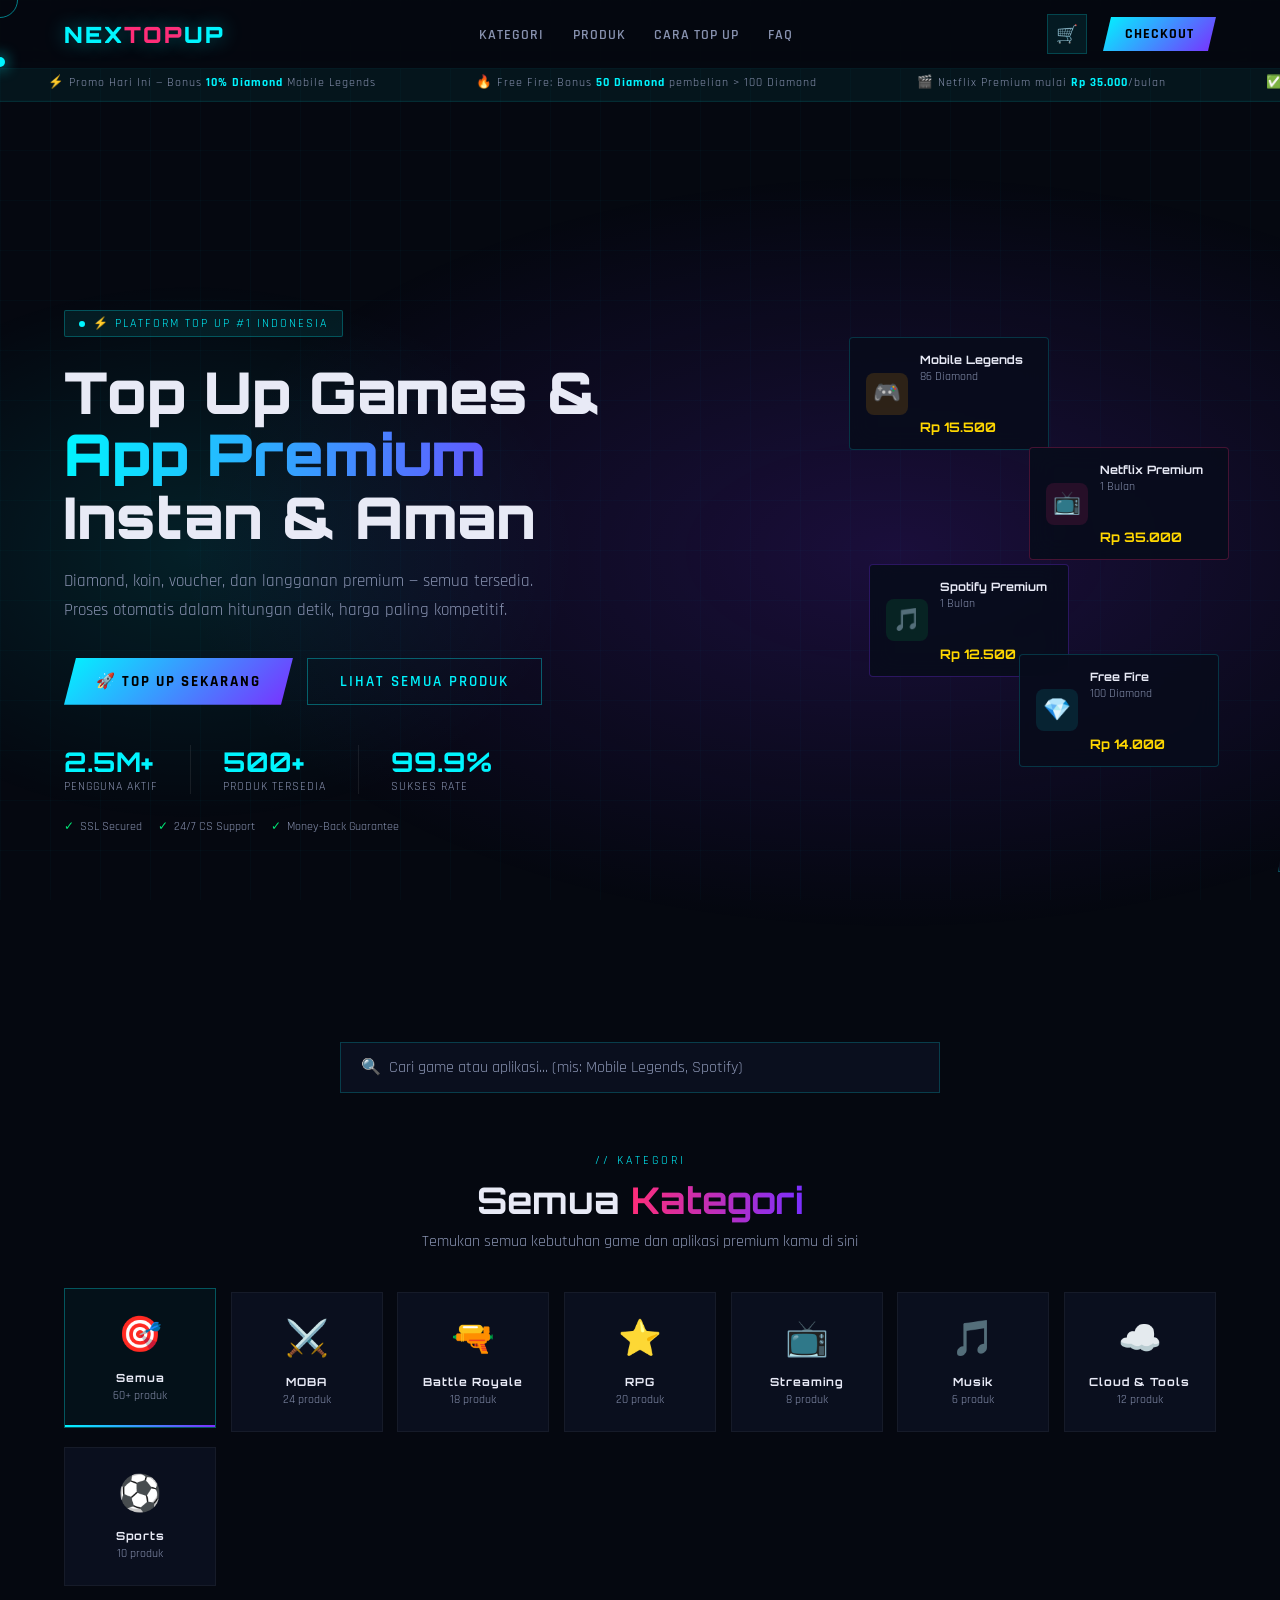
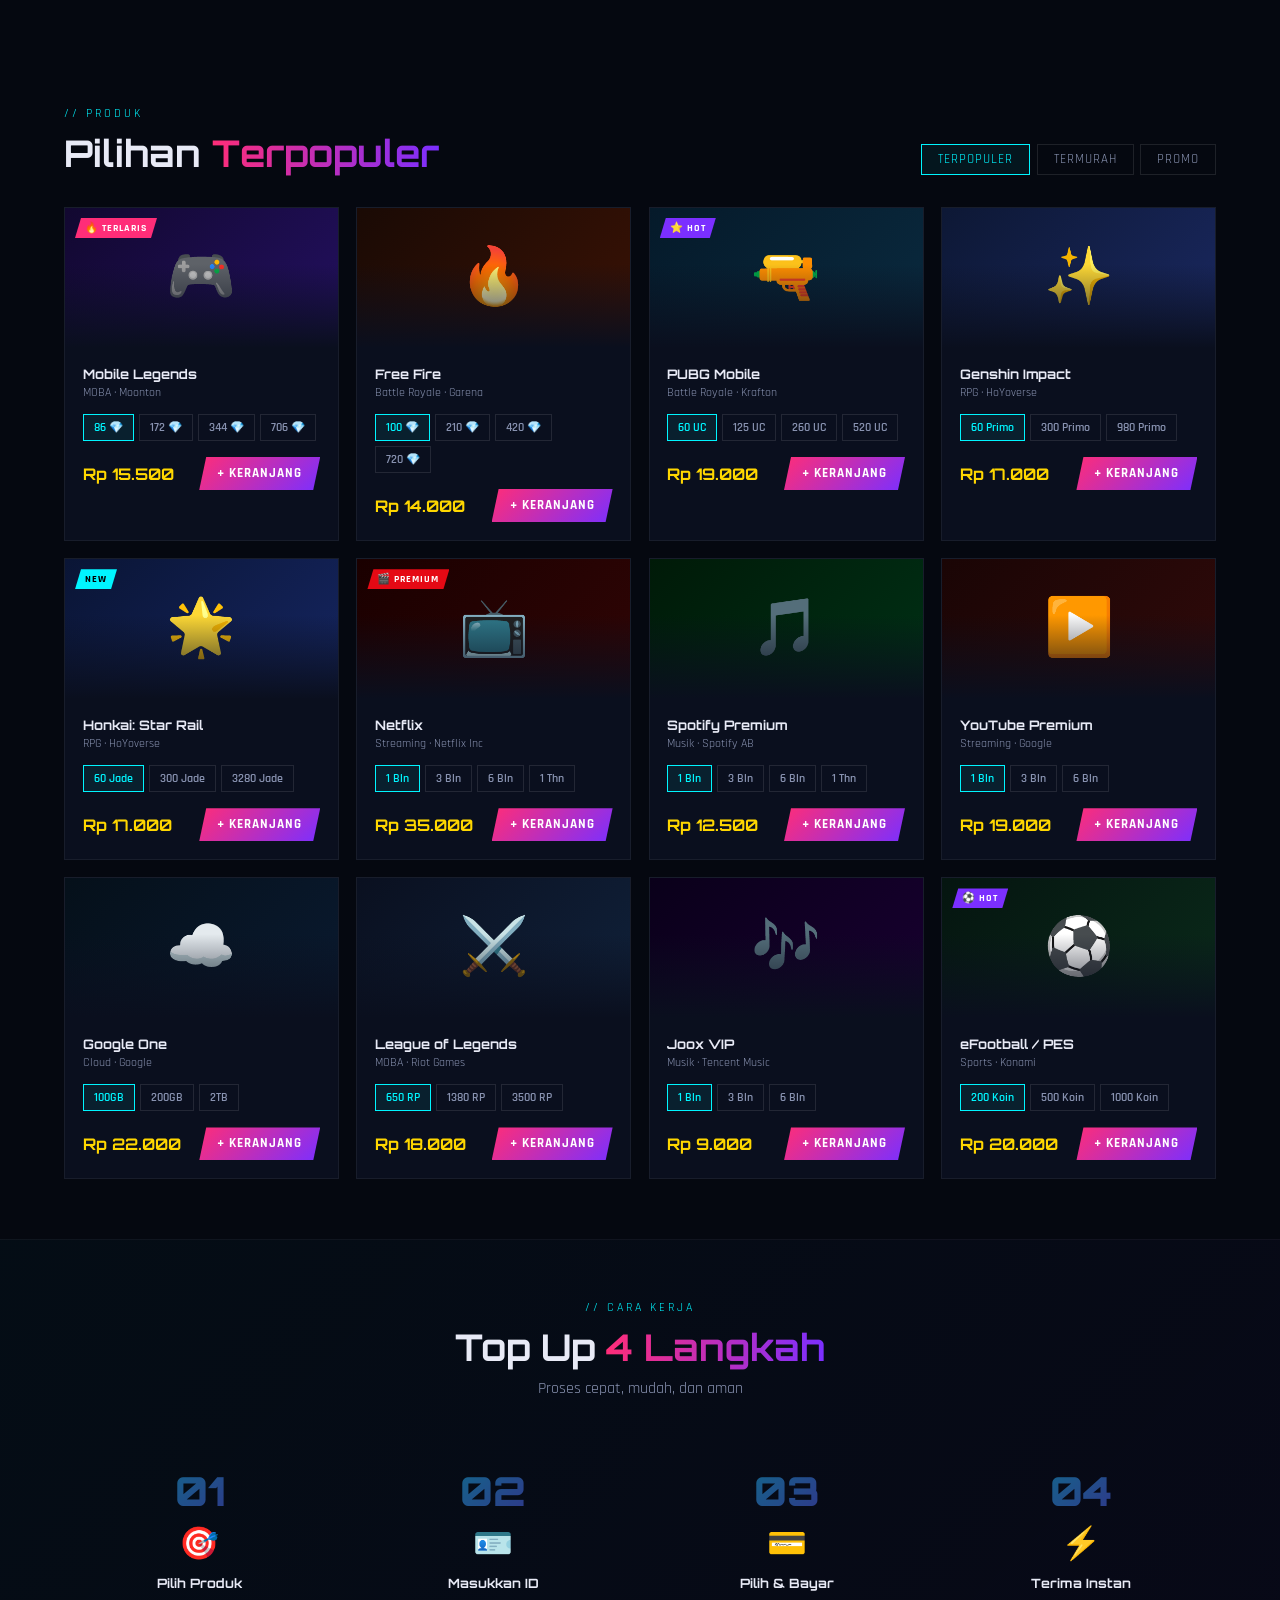
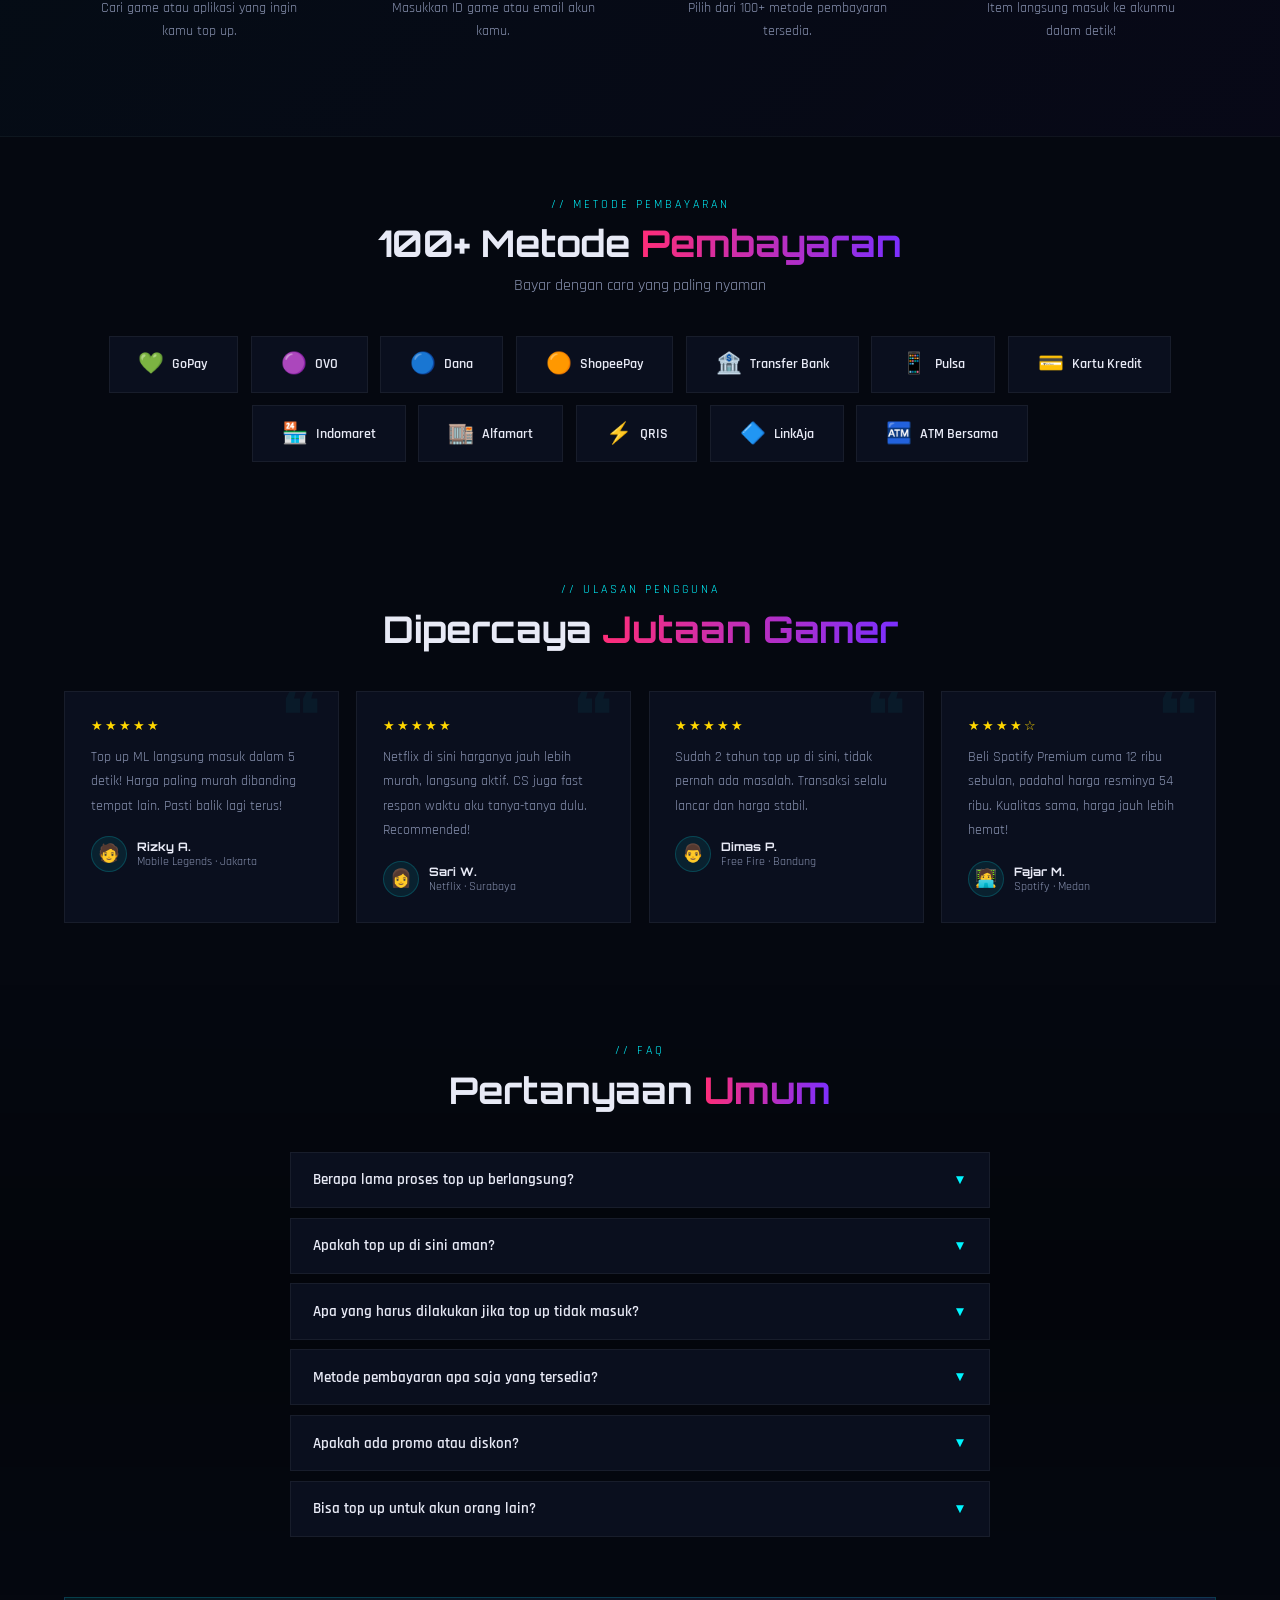
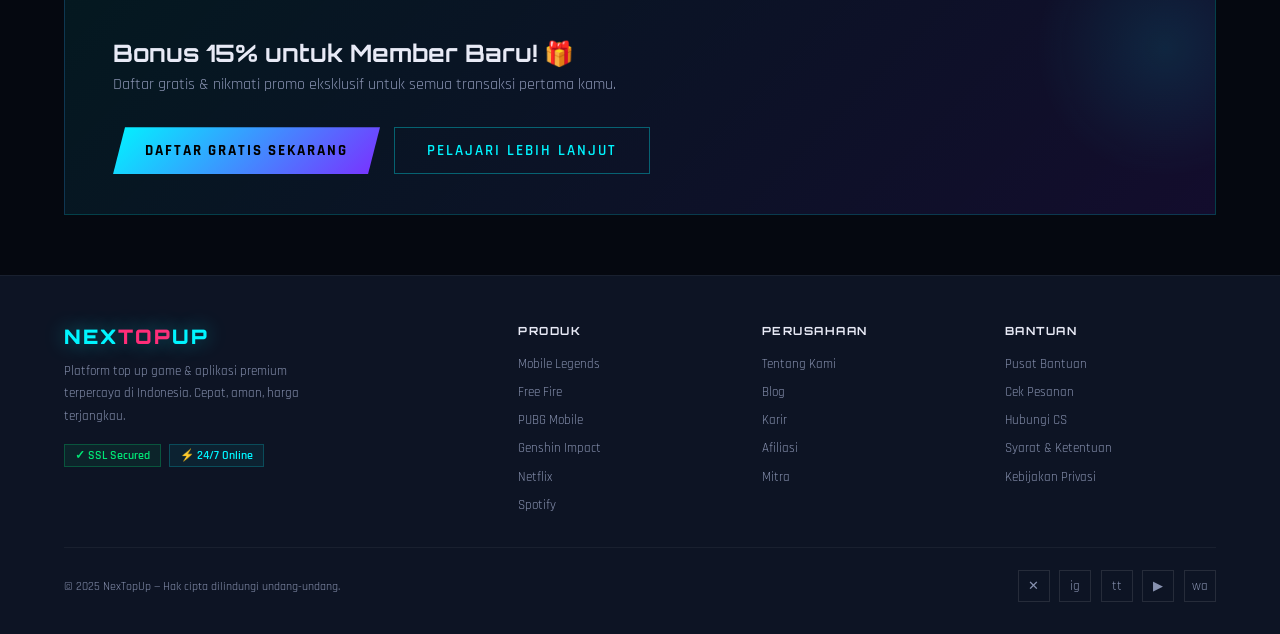
<file: public/store.html>
<!DOCTYPE html>
<html lang="id">
<head>
<meta charset="UTF-8">
<meta name="viewport" content="width=device-width, initial-scale=1.0">
<title>NexTopUp — Top Up Games & App Premium</title>
<link href="https://fonts.googleapis.com/css2?family=Orbitron:wght@400;700;900&family=Rajdhani:wght@300;400;500;600;700&display=swap" rel="stylesheet">
<link rel="stylesheet" href="assets/css/style.css">
</head>
<body>

<div class="cursor" id="cursor"></div>
<div class="cursor-ring" id="cursorRing"></div>
<div id="particles"></div>
<button class="scroll-top" id="scrollTop" onclick="window.scrollTo({top:0,behavior:'smooth'})">▲</button>

<!-- NAV -->
<nav>
  <div class="logo">NEX<span>TOP</span>UP</div>
  <ul class="nav-links">
    <li><a href="#categories">Kategori</a></li>
    <li><a href="#products">Produk</a></li>
    <li><a href="#process">Cara Top Up</a></li>
    <li><a href="#faq">FAQ</a></li>
  </ul>
  <div class="nav-right">
    <button class="cart-btn" onclick="openCart()" title="Keranjang">🛒<span class="cart-count" id="cartCount">0</span></button>
    <button class="btn-nav" onclick="openModal()">Checkout</button>
    <div class="hamburger" id="hamburger" onclick="toggleNav()"><span></span><span></span><span></span></div>
  </div>
</nav>
<div class="mobile-nav" id="mobileNav">
  <a href="#categories" onclick="toggleNav()">Kategori</a>
  <a href="#products" onclick="toggleNav()">Produk</a>
  <a href="#process" onclick="toggleNav()">Cara Top Up</a>
  <a href="#faq" onclick="toggleNav()">FAQ</a>
  <button class="btn-primary" onclick="openCart();toggleNav()">🛒 Keranjang</button>
</div>

<!-- TICKER -->
<div class="ticker">
  <div class="ticker-inner">
    <span>⚡ Promo Hari Ini — Bonus <b>10% Diamond</b> Mobile Legends</span>
    <span>🔥 Free Fire: Bonus <b>50 Diamond</b> pembelian &gt; 100 Diamond</span>
    <span>🎬 Netflix Premium mulai <b>Rp 35.000</b>/bulan</span>
    <span>✅ Proses <b>Otomatis 24/7</b> — Item instan dalam 30 detik</span>
    <span>🎮 PUBG Mobile UC — Promo <b>Disc 15%</b> hari ini saja!</span>
    <span>⚡ Promo Hari Ini — Bonus <b>10% Diamond</b> Mobile Legends</span>
    <span>🔥 Free Fire: Bonus <b>50 Diamond</b> pembelian &gt; 100 Diamond</span>
    <span>🎬 Netflix Premium mulai <b>Rp 35.000</b>/bulan</span>
    <span>✅ Proses <b>Otomatis 24/7</b> — Item instan dalam 30 detik</span>
    <span>🎮 PUBG Mobile UC — Promo <b>Disc 15%</b> hari ini saja!</span>
  </div>
</div>

<!-- HERO -->
<section class="hero">
  <div class="hero-bg"></div>
  <div class="hero-content">
    <div class="hero-badge">⚡ Platform Top Up #1 Indonesia</div>
    <h1>
      <div class="l1">Top Up Games &</div>
      <div class="l2">App Premium</div>
      <div class="l1">Instan & Aman</div>
    </h1>
    <p>Diamond, koin, voucher, dan langganan premium — semua tersedia. Proses otomatis dalam hitungan detik, harga paling kompetitif.</p>
    <div class="hero-cta">
      <button class="btn-primary" onclick="document.getElementById('products').scrollIntoView({behavior:'smooth'})">🚀 Top Up Sekarang</button>
      <button class="btn-secondary" onclick="document.getElementById('categories').scrollIntoView({behavior:'smooth'})">Lihat Semua Produk</button>
    </div>
    <div class="hero-stats">
      <div class="stat-item"><span class="stat-num" data-target="2500000">0</span><span class="stat-label">Pengguna Aktif</span></div>
      <div class="stat-sep"></div>
      <div class="stat-item"><span class="stat-num" data-target="500">0</span><span class="stat-label">Produk Tersedia</span></div>
      <div class="stat-sep"></div>
      <div class="stat-item"><span class="stat-num" data-pct="99.9">0</span><span class="stat-label">Sukses Rate</span></div>
    </div>
    <div class="trust-badges">
      <div class="trust-badge"><em>✓</em> SSL Secured</div>
      <div class="trust-badge"><em>✓</em> 24/7 CS Support</div>
      <div class="trust-badge"><em>✓</em> Money-Back Guarantee</div>
    </div>
  </div>
  <div class="hero-visual">
    <div class="float-card"><div class="card-icon" style="background:rgba(255,165,0,.15)">🎮</div><div class="card-info"><h4>Mobile Legends</h4><p>86 Diamond</p><div class="card-price">Rp 15.500</div></div></div>
    <div class="float-card"><div class="card-icon" style="background:rgba(255,45,120,.12)">📺</div><div class="card-info"><h4>Netflix Premium</h4><p>1 Bulan</p><div class="card-price">Rp 35.000</div></div></div>
    <div class="float-card"><div class="card-icon" style="background:rgba(0,200,80,.12)">🎵</div><div class="card-info"><h4>Spotify Premium</h4><p>1 Bulan</p><div class="card-price">Rp 12.500</div></div></div>
    <div class="float-card"><div class="card-icon" style="background:rgba(0,245,255,.1)">💎</div><div class="card-info"><h4>Free Fire</h4><p>100 Diamond</p><div class="card-price">Rp 14.000</div></div></div>
  </div>
</section>

<!-- SEARCH -->
<div class="search-section">
  <div class="search-wrap">
    <input type="text" class="search-input" id="searchInput" placeholder="🔍  Cari game atau aplikasi... (mis: Mobile Legends, Spotify)" oninput="doSearch()">
  </div>
</div>

<!-- CATEGORIES -->
<section class="categories" id="categories">
  <div class="categories-header">
    <div class="sl">// Kategori</div>
    <h2 class="st">Semua <span>Kategori</span></h2>
    <p>Temukan semua kebutuhan game dan aplikasi premium kamu di sini</p>
  </div>
  <div class="cat-grid">
    <div class="cat-card ac" onclick="filterCat(this,'all')"><span class="cat-icon">🎯</span><div class="cat-name">Semua</div><div class="cat-count">60+ produk</div></div>
    <div class="cat-card" onclick="filterCat(this,'moba')"><span class="cat-icon">⚔️</span><div class="cat-name">MOBA</div><div class="cat-count">24 produk</div></div>
    <div class="cat-card" onclick="filterCat(this,'br')"><span class="cat-icon">🔫</span><div class="cat-name">Battle Royale</div><div class="cat-count">18 produk</div></div>
    <div class="cat-card" onclick="filterCat(this,'rpg')"><span class="cat-icon">⭐</span><div class="cat-name">RPG</div><div class="cat-count">20 produk</div></div>
    <div class="cat-card" onclick="filterCat(this,'streaming')"><span class="cat-icon">📺</span><div class="cat-name">Streaming</div><div class="cat-count">8 produk</div></div>
    <div class="cat-card" onclick="filterCat(this,'musik')"><span class="cat-icon">🎵</span><div class="cat-name">Musik</div><div class="cat-count">6 produk</div></div>
    <div class="cat-card" onclick="filterCat(this,'cloud')"><span class="cat-icon">☁️</span><div class="cat-name">Cloud & Tools</div><div class="cat-count">12 produk</div></div>
    <div class="cat-card" onclick="filterCat(this,'sports')"><span class="cat-icon">⚽</span><div class="cat-name">Sports</div><div class="cat-count">10 produk</div></div>
  </div>
</section>

<!-- PRODUCTS -->
<section class="products" id="products">
  <div class="products-header">
    <div><div class="sl">// Produk</div><h2 class="st">Pilihan <span>Terpopuler</span></h2></div>
    <div class="filter-tabs">
      <button class="tab active" onclick="sortCards(this,'popular')">Terpopuler</button>
      <button class="tab" onclick="sortCards(this,'cheap')">Termurah</button>
      <button class="tab" onclick="sortCards(this,'promo')">Promo</button>
    </div>
  </div>
  <div class="products-grid" id="productsGrid">

    <div class="product-card" data-cat="moba" data-name="mobile legends" data-price="15500" data-promo="1">
      <div class="pbadge">🔥 Terlaris</div>
      <div class="product-thumb" style="background:linear-gradient(135deg,#120830,#231060)">🎮</div>
      <div class="product-body">
        <div class="product-name">Mobile Legends</div><div class="product-cat">MOBA · Moonton</div>
        <div class="product-options">
          <button class="opt-btn sel" onclick="selOpt(this,'Rp 15.500',15500)">86 💎</button>
          <button class="opt-btn" onclick="selOpt(this,'Rp 29.000',29000)">172 💎</button>
          <button class="opt-btn" onclick="selOpt(this,'Rp 57.000',57000)">344 💎</button>
          <button class="opt-btn" onclick="selOpt(this,'Rp 110.000',110000)">706 💎</button>
        </div>
        <div class="product-footer"><div class="product-price">Rp 15.500</div><button class="btn-buy" onclick="addCart(this,'Mobile Legends','🎮')">+ Keranjang</button></div>
      </div>
    </div>

    <div class="product-card" data-cat="br" data-name="free fire" data-price="14000" data-promo="1">
      <div class="product-thumb" style="background:linear-gradient(135deg,#1a0a05,#3a1205)">🔥</div>
      <div class="product-body">
        <div class="product-name">Free Fire</div><div class="product-cat">Battle Royale · Garena</div>
        <div class="product-options">
          <button class="opt-btn sel" onclick="selOpt(this,'Rp 14.000',14000)">100 💎</button>
          <button class="opt-btn" onclick="selOpt(this,'Rp 27.500',27500)">210 💎</button>
          <button class="opt-btn" onclick="selOpt(this,'Rp 55.000',55000)">420 💎</button>
          <button class="opt-btn" onclick="selOpt(this,'Rp 95.000',95000)">720 💎</button>
        </div>
        <div class="product-footer"><div class="product-price">Rp 14.000</div><button class="btn-buy" onclick="addCart(this,'Free Fire','🔥')">+ Keranjang</button></div>
      </div>
    </div>

    <div class="product-card" data-cat="br" data-name="pubg mobile" data-price="19000" data-promo="0">
      <div class="pbadge" style="background:var(--accent3)">⭐ HOT</div>
      <div class="product-thumb" style="background:linear-gradient(135deg,#051a2a,#0a2a3f)">🔫</div>
      <div class="product-body">
        <div class="product-name">PUBG Mobile</div><div class="product-cat">Battle Royale · Krafton</div>
        <div class="product-options">
          <button class="opt-btn sel" onclick="selOpt(this,'Rp 19.000',19000)">60 UC</button>
          <button class="opt-btn" onclick="selOpt(this,'Rp 35.000',35000)">125 UC</button>
          <button class="opt-btn" onclick="selOpt(this,'Rp 65.000',65000)">260 UC</button>
          <button class="opt-btn" onclick="selOpt(this,'Rp 120.000',120000)">520 UC</button>
        </div>
        <div class="product-footer"><div class="product-price">Rp 19.000</div><button class="btn-buy" onclick="addCart(this,'PUBG Mobile','🔫')">+ Keranjang</button></div>
      </div>
    </div>

    <div class="product-card" data-cat="rpg" data-name="genshin impact" data-price="17000" data-promo="0">
      <div class="product-thumb" style="background:linear-gradient(135deg,#0d1835,#1a2860)">✨</div>
      <div class="product-body">
        <div class="product-name">Genshin Impact</div><div class="product-cat">RPG · HoYoverse</div>
        <div class="product-options">
          <button class="opt-btn sel" onclick="selOpt(this,'Rp 17.000',17000)">60 Primo</button>
          <button class="opt-btn" onclick="selOpt(this,'Rp 80.000',80000)">300 Primo</button>
          <button class="opt-btn" onclick="selOpt(this,'Rp 155.000',155000)">980 Primo</button>
        </div>
        <div class="product-footer"><div class="product-price">Rp 17.000</div><button class="btn-buy" onclick="addCart(this,'Genshin Impact','✨')">+ Keranjang</button></div>
      </div>
    </div>

    <div class="product-card" data-cat="rpg" data-name="honkai star rail" data-price="17000" data-promo="0">
      <div class="pbadge" style="background:var(--accent);color:#000">NEW</div>
      <div class="product-thumb" style="background:linear-gradient(135deg,#0a1535,#152560)">🌟</div>
      <div class="product-body">
        <div class="product-name">Honkai: Star Rail</div><div class="product-cat">RPG · HoYoverse</div>
        <div class="product-options">
          <button class="opt-btn sel" onclick="selOpt(this,'Rp 17.000',17000)">60 Jade</button>
          <button class="opt-btn" onclick="selOpt(this,'Rp 82.000',82000)">300 Jade</button>
          <button class="opt-btn" onclick="selOpt(this,'Rp 790.000',790000)">3280 Jade</button>
        </div>
        <div class="product-footer"><div class="product-price">Rp 17.000</div><button class="btn-buy" onclick="addCart(this,'Honkai: Star Rail','🌟')">+ Keranjang</button></div>
      </div>
    </div>

    <div class="product-card" data-cat="streaming" data-name="netflix" data-price="35000" data-promo="1">
      <div class="pbadge" style="background:#e50914">🎬 Premium</div>
      <div class="product-thumb" style="background:linear-gradient(135deg,#1a0000,#300505)">📺</div>
      <div class="product-body">
        <div class="product-name">Netflix</div><div class="product-cat">Streaming · Netflix Inc</div>
        <div class="product-options">
          <button class="opt-btn sel" onclick="selOpt(this,'Rp 35.000',35000)">1 Bln</button>
          <button class="opt-btn" onclick="selOpt(this,'Rp 95.000',95000)">3 Bln</button>
          <button class="opt-btn" onclick="selOpt(this,'Rp 180.000',180000)">6 Bln</button>
          <button class="opt-btn" onclick="selOpt(this,'Rp 340.000',340000)">1 Thn</button>
        </div>
        <div class="product-footer"><div class="product-price">Rp 35.000</div><button class="btn-buy" onclick="addCart(this,'Netflix','📺')">+ Keranjang</button></div>
      </div>
    </div>

    <div class="product-card" data-cat="musik" data-name="spotify premium" data-price="12500" data-promo="0">
      <div class="product-thumb" style="background:linear-gradient(135deg,#001a08,#003015)">🎵</div>
      <div class="product-body">
        <div class="product-name">Spotify Premium</div><div class="product-cat">Musik · Spotify AB</div>
        <div class="product-options">
          <button class="opt-btn sel" onclick="selOpt(this,'Rp 12.500',12500)">1 Bln</button>
          <button class="opt-btn" onclick="selOpt(this,'Rp 35.000',35000)">3 Bln</button>
          <button class="opt-btn" onclick="selOpt(this,'Rp 65.000',65000)">6 Bln</button>
          <button class="opt-btn" onclick="selOpt(this,'Rp 120.000',120000)">1 Thn</button>
        </div>
        <div class="product-footer"><div class="product-price">Rp 12.500</div><button class="btn-buy" onclick="addCart(this,'Spotify Premium','🎵')">+ Keranjang</button></div>
      </div>
    </div>

    <div class="product-card" data-cat="streaming" data-name="youtube premium" data-price="19000" data-promo="0">
      <div class="product-thumb" style="background:linear-gradient(135deg,#1a0505,#300a0a)">▶️</div>
      <div class="product-body">
        <div class="product-name">YouTube Premium</div><div class="product-cat">Streaming · Google</div>
        <div class="product-options">
          <button class="opt-btn sel" onclick="selOpt(this,'Rp 19.000',19000)">1 Bln</button>
          <button class="opt-btn" onclick="selOpt(this,'Rp 55.000',55000)">3 Bln</button>
          <button class="opt-btn" onclick="selOpt(this,'Rp 100.000',100000)">6 Bln</button>
        </div>
        <div class="product-footer"><div class="product-price">Rp 19.000</div><button class="btn-buy" onclick="addCart(this,'YouTube Premium','▶️')">+ Keranjang</button></div>
      </div>
    </div>

    <div class="product-card" data-cat="cloud" data-name="google one" data-price="22000" data-promo="0">
      <div class="product-thumb" style="background:linear-gradient(135deg,#05101a,#0a1a30)">☁️</div>
      <div class="product-body">
        <div class="product-name">Google One</div><div class="product-cat">Cloud · Google</div>
        <div class="product-options">
          <button class="opt-btn sel" onclick="selOpt(this,'Rp 22.000',22000)">100GB</button>
          <button class="opt-btn" onclick="selOpt(this,'Rp 35.000',35000)">200GB</button>
          <button class="opt-btn" onclick="selOpt(this,'Rp 110.000',110000)">2TB</button>
        </div>
        <div class="product-footer"><div class="product-price">Rp 22.000</div><button class="btn-buy" onclick="addCart(this,'Google One','☁️')">+ Keranjang</button></div>
      </div>
    </div>

    <div class="product-card" data-cat="moba" data-name="league of legends" data-price="18000" data-promo="0">
      <div class="product-thumb" style="background:linear-gradient(135deg,#0a1020,#10213a)">⚔️</div>
      <div class="product-body">
        <div class="product-name">League of Legends</div><div class="product-cat">MOBA · Riot Games</div>
        <div class="product-options">
          <button class="opt-btn sel" onclick="selOpt(this,'Rp 18.000',18000)">650 RP</button>
          <button class="opt-btn" onclick="selOpt(this,'Rp 45.000',45000)">1380 RP</button>
          <button class="opt-btn" onclick="selOpt(this,'Rp 85.000',85000)">3500 RP</button>
        </div>
        <div class="product-footer"><div class="product-price">Rp 18.000</div><button class="btn-buy" onclick="addCart(this,'League of Legends','⚔️')">+ Keranjang</button></div>
      </div>
    </div>

    <div class="product-card" data-cat="musik" data-name="joox" data-price="9000" data-promo="0">
      <div class="product-thumb" style="background:linear-gradient(135deg,#0a001a,#180030)">🎶</div>
      <div class="product-body">
        <div class="product-name">Joox VIP</div><div class="product-cat">Musik · Tencent Music</div>
        <div class="product-options">
          <button class="opt-btn sel" onclick="selOpt(this,'Rp 9.000',9000)">1 Bln</button>
          <button class="opt-btn" onclick="selOpt(this,'Rp 25.000',25000)">3 Bln</button>
          <button class="opt-btn" onclick="selOpt(this,'Rp 45.000',45000)">6 Bln</button>
        </div>
        <div class="product-footer"><div class="product-price">Rp 9.000</div><button class="btn-buy" onclick="addCart(this,'Joox VIP','🎶')">+ Keranjang</button></div>
      </div>
    </div>

    <div class="product-card" data-cat="sports" data-name="efootball pes" data-price="20000" data-promo="1">
      <div class="pbadge" style="background:var(--accent3)">⚽ Hot</div>
      <div class="product-thumb" style="background:linear-gradient(135deg,#051510,#0a2a1a)">⚽</div>
      <div class="product-body">
        <div class="product-name">eFootball / PES</div><div class="product-cat">Sports · Konami</div>
        <div class="product-options">
          <button class="opt-btn sel" onclick="selOpt(this,'Rp 20.000',20000)">200 Koin</button>
          <button class="opt-btn" onclick="selOpt(this,'Rp 48.000',48000)">500 Koin</button>
          <button class="opt-btn" onclick="selOpt(this,'Rp 90.000',90000)">1000 Koin</button>
        </div>
        <div class="product-footer"><div class="product-price">Rp 20.000</div><button class="btn-buy" onclick="addCart(this,'eFootball PES','⚽')">+ Keranjang</button></div>
      </div>
    </div>

    <div class="no-results" id="noResults">😔 Produk tidak ditemukan.</div>
  </div>
</section>

<!-- PROCESS -->
<section class="process" id="process">
  <div class="process-header">
    <div class="sl">// Cara Kerja</div>
    <h2 class="st">Top Up <span>4 Langkah</span></h2>
    <p style="color:var(--muted);margin-top:.6rem;">Proses cepat, mudah, dan aman</p>
  </div>
  <div class="steps-grid">
    <div class="step-card"><div class="step-num">01</div><div class="step-icon">🎯</div><div class="step-title">Pilih Produk</div><p class="step-desc">Cari game atau aplikasi yang ingin kamu top up.</p></div>
    <div class="step-card"><div class="step-num">02</div><div class="step-icon">🪪</div><div class="step-title">Masukkan ID</div><p class="step-desc">Masukkan ID game atau email akun kamu.</p></div>
    <div class="step-card"><div class="step-num">03</div><div class="step-icon">💳</div><div class="step-title">Pilih & Bayar</div><p class="step-desc">Pilih dari 100+ metode pembayaran tersedia.</p></div>
    <div class="step-card"><div class="step-num">04</div><div class="step-icon">⚡</div><div class="step-title">Terima Instan</div><p class="step-desc">Item langsung masuk ke akunmu dalam detik!</p></div>
  </div>
</section>

<!-- PAYMENT -->
<section class="payment">
  <div class="payment-header">
    <div class="sl">// Metode Pembayaran</div>
    <h2 class="st">100+ Metode <span>Pembayaran</span></h2>
    <p style="color:var(--muted);margin-top:.6rem;">Bayar dengan cara yang paling nyaman</p>
  </div>
  <div class="payment-methods">
    <div class="pay-card"><span>💚</span> GoPay</div>
    <div class="pay-card"><span>🟣</span> OVO</div>
    <div class="pay-card"><span>🔵</span> Dana</div>
    <div class="pay-card"><span>🟠</span> ShopeePay</div>
    <div class="pay-card"><span>🏦</span> Transfer Bank</div>
    <div class="pay-card"><span>📱</span> Pulsa</div>
    <div class="pay-card"><span>💳</span> Kartu Kredit</div>
    <div class="pay-card"><span>🏪</span> Indomaret</div>
    <div class="pay-card"><span>🏬</span> Alfamart</div>
    <div class="pay-card"><span>⚡</span> QRIS</div>
    <div class="pay-card"><span>🔷</span> LinkAja</div>
    <div class="pay-card"><span>🏧</span> ATM Bersama</div>
  </div>
</section>

<!-- TESTIMONIALS -->
<section class="testimonials">
  <div class="testimonials-header">
    <div class="sl">// Ulasan Pengguna</div>
    <h2 class="st">Dipercaya <span>Jutaan Gamer</span></h2>
  </div>
  <div class="testi-grid">
    <div class="testi-card"><div class="stars">★★★★★</div><p class="testi-text">Top up ML langsung masuk dalam 5 detik! Harga paling murah dibanding tempat lain. Pasti balik lagi terus!</p><div class="testi-user"><div class="user-avatar">🧑</div><div><div class="user-name">Rizky A.</div><div class="user-game">Mobile Legends · Jakarta</div></div></div></div>
    <div class="testi-card"><div class="stars">★★★★★</div><p class="testi-text">Netflix di sini harganya jauh lebih murah, langsung aktif. CS juga fast respon waktu aku tanya-tanya dulu. Recommended!</p><div class="testi-user"><div class="user-avatar">👩</div><div><div class="user-name">Sari W.</div><div class="user-game">Netflix · Surabaya</div></div></div></div>
    <div class="testi-card"><div class="stars">★★★★★</div><p class="testi-text">Sudah 2 tahun top up di sini, tidak pernah ada masalah. Transaksi selalu lancar dan harga stabil.</p><div class="testi-user"><div class="user-avatar">👨</div><div><div class="user-name">Dimas P.</div><div class="user-game">Free Fire · Bandung</div></div></div></div>
    <div class="testi-card"><div class="stars">★★★★☆</div><p class="testi-text">Beli Spotify Premium cuma 12 ribu sebulan, padahal harga resminya 54 ribu. Kualitas sama, harga jauh lebih hemat!</p><div class="testi-user"><div class="user-avatar">🧑‍💻</div><div><div class="user-name">Fajar M.</div><div class="user-game">Spotify · Medan</div></div></div></div>
  </div>
</section>

<!-- FAQ -->
<section class="faq" id="faq">
  <div class="faq-header">
    <div class="sl">// FAQ</div>
    <h2 class="st">Pertanyaan <span>Umum</span></h2>
  </div>
  <div class="faq-list">
    <div class="faq-item"><div class="faq-q" onclick="toggleFaq(this)">Berapa lama proses top up berlangsung? <span class="faq-arrow">▼</span></div><div class="faq-a">Proses top up berlangsung otomatis dan biasanya selesai dalam 5–30 detik setelah pembayaran dikonfirmasi. Untuk beberapa produk, maksimal 5 menit.</div></div>
    <div class="faq-item"><div class="faq-q" onclick="toggleFaq(this)">Apakah top up di sini aman? <span class="faq-arrow">▼</span></div><div class="faq-a">Ya, 100% aman. Kami menggunakan enkripsi SSL dan bekerja sama langsung dengan publisher game resmi. Sudah digunakan oleh 2.5 juta pengguna aktif.</div></div>
    <div class="faq-item"><div class="faq-q" onclick="toggleFaq(this)">Apa yang harus dilakukan jika top up tidak masuk? <span class="faq-arrow">▼</span></div><div class="faq-a">Hubungi customer service kami di WhatsApp atau Live Chat. Tim kami aktif 24/7 dan memiliki kebijakan refund jika terjadi kegagalan sistem.</div></div>
    <div class="faq-item"><div class="faq-q" onclick="toggleFaq(this)">Metode pembayaran apa saja yang tersedia? <span class="faq-arrow">▼</span></div><div class="faq-a">Kami menerima lebih dari 100 metode: GoPay, OVO, Dana, ShopeePay, QRIS, transfer bank, pulsa, kartu kredit, Indomaret, dan Alfamart.</div></div>
    <div class="faq-item"><div class="faq-q" onclick="toggleFaq(this)">Apakah ada promo atau diskon? <span class="faq-arrow">▼</span></div><div class="faq-a">Ya! Kami rutin mengadakan promo harian dan event khusus. Member baru mendapat bonus 15% untuk transaksi pertama!</div></div>
    <div class="faq-item"><div class="faq-q" onclick="toggleFaq(this)">Bisa top up untuk akun orang lain? <span class="faq-arrow">▼</span></div><div class="faq-a">Tentu bisa! Cukup masukkan ID game atau akun tujuan. Sangat cocok untuk hadiah kepada teman atau keluarga.</div></div>
  </div>
</section>

<!-- CTA -->
<div class="cta-banner">
  <div class="cta-text">
    <h2>Bonus 15% untuk Member Baru! 🎁</h2>
    <p>Daftar gratis & nikmati promo eksklusif untuk semua transaksi pertama kamu.</p>
  </div>
  <div class="cta-actions">
    <button class="btn-primary">Daftar Gratis Sekarang</button>
    <button class="btn-secondary">Pelajari Lebih Lanjut</button>
  </div>
</div>

<!-- FOOTER -->
<footer>
  <div class="footer-grid">
    <div class="footer-brand">
      <span class="logo">NEX<span>TOP</span>UP</span>
      <p>Platform top up game & aplikasi premium terpercaya di Indonesia. Cepat, aman, harga terjangkau.</p>
      <div style="display:flex;gap:.5rem;margin-top:1rem;flex-wrap:wrap;">
        <span style="background:rgba(0,230,118,.08);border:1px solid rgba(0,230,118,.25);color:var(--green);font-size:.72rem;padding:3px 10px;font-weight:600;">✓ SSL Secured</span>
        <span style="background:rgba(0,245,255,.06);border:1px solid rgba(0,245,255,.2);color:var(--accent);font-size:.72rem;padding:3px 10px;font-weight:600;">⚡ 24/7 Online</span>
      </div>
    </div>
    <div class="footer-col"><h4>Produk</h4><ul><li><a href="#">Mobile Legends</a></li><li><a href="#">Free Fire</a></li><li><a href="#">PUBG Mobile</a></li><li><a href="#">Genshin Impact</a></li><li><a href="#">Netflix</a></li><li><a href="#">Spotify</a></li></ul></div>
    <div class="footer-col"><h4>Perusahaan</h4><ul><li><a href="#">Tentang Kami</a></li><li><a href="#">Blog</a></li><li><a href="#">Karir</a></li><li><a href="#">Afiliasi</a></li><li><a href="#">Mitra</a></li></ul></div>
    <div class="footer-col"><h4>Bantuan</h4><ul><li><a href="#">Pusat Bantuan</a></li><li><a href="#">Cek Pesanan</a></li><li><a href="#">Hubungi CS</a></li><li><a href="#">Syarat & Ketentuan</a></li><li><a href="#">Kebijakan Privasi</a></li></ul></div>
  </div>
  <div class="footer-bottom">
    <p>© 2025 NexTopUp — Hak cipta dilindungi undang-undang.</p>
    <div class="social-links">
      <a class="social-btn" href="#">✕</a>
      <a class="social-btn" href="#">ig</a>
      <a class="social-btn" href="#">tt</a>
      <a class="social-btn" href="#">▶</a>
      <a class="social-btn" href="#">wa</a>
    </div>
  </div>
</footer>

<!-- CART SIDEBAR -->
<div class="cart-overlay" id="cartOverlay" onclick="closeCart()"></div>
<div class="cart-sidebar" id="cartSidebar">
  <div class="cart-header"><h3>🛒 Keranjang</h3><button class="close-btn" onclick="closeCart()">✕</button></div>
  <div class="cart-items" id="cartItems"><div class="cart-empty"><span class="cei">🛒</span><p>Keranjang kosong.<br>Yuk tambahkan produk!</p></div></div>
  <div class="cart-footer" id="cartFooter" style="display:none;">
    <div class="cart-total"><span>Total</span><strong id="cartTotal">Rp 0</strong></div>
    <button class="btn-checkout" onclick="closeCart();openModal()">Lanjut Checkout →</button>
  </div>
</div>

<!-- MODAL CHECKOUT -->
<div class="modal-overlay" id="modalOverlay" onclick="if(event.target===this)closeModal()">
  <div class="modal" id="checkoutModal">
    <div class="modal-header"><h3 id="modalTitle">⚡ Checkout</h3><button class="close-btn" onclick="closeModal()">✕</button></div>
    <div class="modal-body" id="modalBody">
      <div class="order-summary">
        <div style="font-family:'Orbitron';font-size:.7rem;font-weight:700;margin-bottom:.75rem;color:var(--accent);">RINGKASAN PESANAN</div>
        <div id="orderItems"></div>
        <div class="order-row total"><span>Total</span><span id="orderTotal">Rp 0</span></div>
      </div>
      <div class="form-group"><label>ID Game / Email Akun</label><input type="text" class="form-input" id="gameId" placeholder="Masukkan ID game atau email akun"></div>
      <div class="form-group"><label>Nomor WhatsApp (Opsional)</label><input type="text" class="form-input" placeholder="08xx-xxxx-xxxx"></div>
      <div class="form-group">
        <label>Metode Pembayaran</label>
        <div class="pay-options">
          <div class="pay-opt sel" onclick="selPay(this)">💚 GoPay</div>
          <div class="pay-opt" onclick="selPay(this)">🟣 OVO</div>
          <div class="pay-opt" onclick="selPay(this)">🔵 Dana</div>
          <div class="pay-opt" onclick="selPay(this)">⚡ QRIS</div>
          <div class="pay-opt" onclick="selPay(this)">🏦 Transfer Bank</div>
          <div class="pay-opt" onclick="selPay(this)">📱 Pulsa</div>
          <div class="pay-opt" onclick="selPay(this)">🏪 Indomaret</div>
          <div class="pay-opt" onclick="selPay(this)">💳 Kartu Kredit</div>
        </div>
      </div>
    </div>
    <div class="modal-footer" id="modalFooter">
      <button class="btn-secondary" style="flex:1" onclick="closeModal()">Batal</button>
      <button class="btn-primary" style="flex:2;clip-path:none" onclick="doCheckout()">Bayar Sekarang ⚡</button>
    </div>
  </div>
</div>

<!-- TOAST -->
<div class="toast" id="toast">
  <div class="toast-icon" id="toastIcon">✅</div>
  <div class="toast-text"><h5 id="toastTitle">Berhasil!</h5><p id="toastMsg">Item ditambahkan</p></div>
</div>

<script src="assets/js/script.js"></script>
</body>
</html>
</file>
<file: css/style.css>
:root {
  --bg: #050810;
  --panel: #0a0f1e;
  --panel2: #0d1424;
  --accent: #00f5ff;
  --accent2: #ff2d78;
  --accent3: #7b2fff;
  --gold: #ffd700;
  --green: #00e676;
  --text: #e8eaf6;
  --muted: #8892b0;
  --glow: 0 0 20px rgba(0,245,255,0.4);
}
*{margin:0;padding:0;box-sizing:border-box;}
html{scroll-behavior:smooth;}
body{background:var(--bg);color:var(--text);font-family:'Rajdhani',sans-serif;overflow-x:hidden;cursor:none;}
a{text-decoration:none;color:inherit;}

/* CURSOR */
.cursor{position:fixed;width:10px;height:10px;background:var(--accent);border-radius:50%;pointer-events:none;z-index:9999;transform:translate(-50%,-50%);transition:transform .1s;box-shadow:0 0 15px var(--accent);}
.cursor-ring{position:fixed;width:36px;height:36px;border:1.5px solid rgba(0,245,255,.5);border-radius:50%;pointer-events:none;z-index:9998;transform:translate(-50%,-50%);}
.cursor.click{transform:translate(-50%,-50%) scale(.6);}

/* BG */
body::before{content:'';position:fixed;inset:0;background-image:linear-gradient(rgba(0,245,255,.025) 1px,transparent 1px),linear-gradient(90deg,rgba(0,245,255,.025) 1px,transparent 1px);background-size:50px 50px;pointer-events:none;z-index:0;}

/* PARTICLES */
#particles{position:fixed;inset:0;pointer-events:none;z-index:0;overflow:hidden;}
.particle{position:absolute;border-radius:50%;animation:rise linear infinite;opacity:0;}
@keyframes rise{0%{opacity:0;transform:translateY(0) scale(0);}10%{opacity:.6;}90%{opacity:.2;}100%{opacity:0;transform:translateY(-100vh) scale(1.5);}}

/* SCROLL TOP */
.scroll-top{position:fixed;bottom:28px;left:28px;z-index:150;background:rgba(0,245,255,.1);border:1px solid rgba(0,245,255,.3);color:var(--accent);width:40px;height:40px;display:flex;align-items:center;justify-content:center;cursor:pointer;font-size:1rem;transition:all .3s;opacity:0;pointer-events:none;}
.scroll-top.visible{opacity:1;pointer-events:all;}
.scroll-top:hover{background:rgba(0,245,255,.2);}

/* TICKER */
.ticker{background:rgba(0,245,255,.05);border-bottom:1px solid rgba(0,245,255,.1);padding:9px 0;overflow:hidden;white-space:nowrap;margin-top:62px;}
.ticker-inner{display:inline-block;animation:tmove 30s linear infinite;}
.ticker-inner span{font-size:.78rem;letter-spacing:1px;color:var(--muted);padding:0 3rem;}
.ticker-inner span b{color:var(--accent);}
@keyframes tmove{from{transform:translateX(0);}to{transform:translateX(-50%);}}

/* NAV */
nav{position:fixed;top:0;left:0;right:0;z-index:200;display:flex;align-items:center;justify-content:space-between;padding:14px 5%;background:rgba(5,8,16,.9);backdrop-filter:blur(24px);border-bottom:1px solid rgba(0,245,255,.08);}
.logo{font-family:'Orbitron';font-size:1.4rem;font-weight:900;color:var(--accent);text-shadow:var(--glow);letter-spacing:2px;}
.logo span{color:var(--accent2);}
.nav-links{display:flex;gap:1.8rem;list-style:none;}
.nav-links a{color:var(--muted);font-size:.88rem;font-weight:600;letter-spacing:1px;text-transform:uppercase;transition:color .2s;position:relative;}
.nav-links a::after{content:'';position:absolute;bottom:-4px;left:0;right:0;height:1px;background:var(--accent);transform:scaleX(0);transition:transform .3s;}
.nav-links a:hover{color:var(--accent);}
.nav-links a:hover::after{transform:scaleX(1);}
.nav-right{display:flex;align-items:center;gap:1rem;}
.cart-btn{position:relative;background:rgba(0,245,255,.08);border:1px solid rgba(0,245,255,.2);color:var(--accent);width:40px;height:40px;display:flex;align-items:center;justify-content:center;cursor:pointer;font-size:1.1rem;transition:all .2s;}
.cart-btn:hover{background:rgba(0,245,255,.15);}
.cart-count{position:absolute;top:-6px;right:-6px;background:var(--accent2);color:#fff;width:18px;height:18px;border-radius:50%;font-size:.65rem;display:none;align-items:center;justify-content:center;font-weight:700;}
.btn-nav{background:linear-gradient(135deg,var(--accent),var(--accent3));color:#000;font-family:'Rajdhani';font-weight:700;padding:8px 22px;border:none;cursor:pointer;clip-path:polygon(8px 0%,100% 0%,calc(100% - 8px) 100%,0% 100%);font-size:.85rem;letter-spacing:1px;text-transform:uppercase;transition:opacity .2s;}
.btn-nav:hover{opacity:.85;}
.hamburger{display:none;flex-direction:column;gap:5px;cursor:pointer;padding:4px;}
.hamburger span{width:22px;height:2px;background:var(--accent);transition:all .3s;display:block;}
.mobile-nav{position:fixed;top:62px;left:0;right:0;bottom:0;background:rgba(5,8,16,.98);backdrop-filter:blur(20px);z-index:150;display:flex;flex-direction:column;align-items:center;justify-content:center;gap:2rem;transform:translateX(100%);transition:transform .35s ease;}
.mobile-nav.open{transform:translateX(0);}
.mobile-nav a{font-family:'Orbitron';font-size:1.2rem;font-weight:700;color:var(--muted);letter-spacing:2px;text-transform:uppercase;transition:color .2s;}
.mobile-nav a:hover{color:var(--accent);}

/* HERO */
.hero{min-height:100vh;display:flex;align-items:center;padding:100px 5% 60px;position:relative;overflow:hidden;}
.hero-bg{position:absolute;inset:0;background:radial-gradient(ellipse 80% 60% at 70% 50%,rgba(123,47,255,.18) 0%,transparent 70%),radial-gradient(ellipse 50% 50% at 15% 50%,rgba(0,245,255,.1) 0%,transparent 60%);}
.hero-content{position:relative;z-index:1;max-width:600px;}
.hero-badge{display:inline-flex;align-items:center;gap:8px;background:rgba(0,245,255,.08);border:1px solid rgba(0,245,255,.25);padding:5px 14px;border-radius:2px;font-size:.75rem;letter-spacing:2px;text-transform:uppercase;color:var(--accent);margin-bottom:1.5rem;animation:pborder 2.5s infinite;}
@keyframes pborder{0%,100%{border-color:rgba(0,245,255,.25);}50%{border-color:rgba(0,245,255,.7);}}
.hero-badge::before{content:'';width:6px;height:6px;background:var(--accent);border-radius:50%;animation:blink 1.2s infinite;}
@keyframes blink{0%,100%{opacity:1;}50%{opacity:0;}}
.hero h1{font-family:'Orbitron';font-size:clamp(2rem,4.5vw,3.8rem);font-weight:900;line-height:1.08;margin-bottom:1.2rem;}
.hero h1 .l1{color:var(--text);}
.hero h1 .l2{background:linear-gradient(90deg,var(--accent),var(--accent3));background-clip:text;-webkit-background-clip:text;-webkit-text-fill-color:transparent;}
.hero p{color:var(--muted);font-size:1.05rem;line-height:1.75;margin-bottom:2rem;max-width:500px;}
.hero-cta{display:flex;gap:.9rem;flex-wrap:wrap;}
.btn-primary{background:linear-gradient(135deg,var(--accent),var(--accent3));color:#000;border:none;cursor:pointer;padding:13px 32px;font-family:'Rajdhani';font-weight:700;font-size:.95rem;letter-spacing:2px;text-transform:uppercase;clip-path:polygon(12px 0%,100% 0%,calc(100% - 12px) 100%,0% 100%);transition:all .3s;position:relative;overflow:hidden;}
.btn-primary::after{content:'';position:absolute;inset:0;background:linear-gradient(135deg,rgba(255,255,255,.25),transparent);opacity:0;transition:opacity .3s;}
.btn-primary:hover::after{opacity:1;}
.btn-secondary{background:transparent;border:1px solid rgba(0,245,255,.35);color:var(--accent);cursor:pointer;padding:13px 32px;font-family:'Rajdhani';font-weight:600;font-size:.95rem;letter-spacing:2px;text-transform:uppercase;transition:all .3s;}
.btn-secondary:hover{background:rgba(0,245,255,.08);border-color:var(--accent);}
.hero-stats{display:flex;gap:2rem;margin-top:2.5rem;flex-wrap:wrap;}
.stat-item{display:flex;flex-direction:column;}
.stat-num{font-family:'Orbitron';font-size:1.7rem;font-weight:700;color:var(--accent);}
.stat-label{font-size:.72rem;color:var(--muted);letter-spacing:1px;text-transform:uppercase;}
.stat-sep{width:1px;background:rgba(255,255,255,.08);align-self:stretch;}
.trust-badges{display:flex;gap:1rem;margin-top:1.5rem;flex-wrap:wrap;}
.trust-badge{display:flex;align-items:center;gap:6px;font-size:.78rem;color:var(--muted);}
.trust-badge em{color:var(--green);font-style:normal;}
.hero-visual{position:absolute;right:4%;top:50%;transform:translateY(-50%);width:380px;height:430px;}
.float-card{position:absolute;background:rgba(8,13,28,.92);border:1px solid rgba(0,245,255,.18);border-radius:4px;padding:14px 16px;display:flex;align-items:center;gap:12px;backdrop-filter:blur(12px);animation:floaty 5s ease-in-out infinite;min-width:200px;}
.float-card:nth-child(1){top:0;left:0;}
.float-card:nth-child(2){top:110px;right:0;animation-delay:1.2s;border-color:rgba(255,45,120,.25);}
.float-card:nth-child(3){bottom:90px;left:20px;animation-delay:2.4s;border-color:rgba(123,47,255,.3);}
.float-card:nth-child(4){bottom:0;right:10px;animation-delay:.6s;}
@keyframes floaty{0%,100%{transform:translateY(0);}50%{transform:translateY(-14px);}}
.card-icon{width:42px;height:42px;border-radius:8px;display:flex;align-items:center;justify-content:center;font-size:1.4rem;flex-shrink:0;}
.card-info h4{font-family:'Orbitron';font-size:.72rem;font-weight:700;}
.card-info p{font-size:.72rem;color:var(--muted);}
.card-price{font-family:'Orbitron';font-size:.82rem;color:var(--gold);font-weight:700;margin-top:2px;}

/* SECTION */
section{position:relative;z-index:1;}
.sl{font-size:.72rem;letter-spacing:3px;text-transform:uppercase;color:var(--accent);margin-bottom:.6rem;}
.st{font-family:'Orbitron';font-size:clamp(1.5rem,3vw,2.3rem);font-weight:700;line-height:1.2;}
.st span{background:linear-gradient(90deg,var(--accent2),var(--accent3));background-clip:text;-webkit-background-clip:text;-webkit-text-fill-color:transparent;}

/* SEARCH */
.search-section{padding:40px 5% 0;position:relative;z-index:1;}
.search-wrap{max-width:600px;margin:0 auto;position:relative;}
.search-input{width:100%;background:var(--panel);border:1px solid rgba(0,245,255,.2);color:var(--text);padding:14px 50px 14px 20px;font-family:'Rajdhani';font-size:1rem;outline:none;transition:border-color .3s;}
.search-input::placeholder{color:var(--muted);}
.search-input:focus{border-color:var(--accent);}

/* CATEGORIES */
.categories{padding:60px 5%;}
.categories-header{text-align:center;margin-bottom:2.5rem;}
.categories-header p{color:var(--muted);margin-top:.6rem;}
.cat-grid{display:grid;grid-template-columns:repeat(auto-fit,minmax(140px,1fr));gap:.9rem;}
.cat-card{background:var(--panel);border:1px solid rgba(255,255,255,.05);padding:1.5rem 1rem;text-align:center;cursor:pointer;transition:all .3s;position:relative;overflow:hidden;}
.cat-card::before{content:'';position:absolute;bottom:0;left:0;right:0;height:2px;background:linear-gradient(90deg,var(--accent),var(--accent3));transform:scaleX(0);transition:transform .3s;}
.cat-card:hover,.cat-card.ac{border-color:rgba(0,245,255,.3);transform:translateY(-4px);background:rgba(0,245,255,.04);}
.cat-card:hover::before,.cat-card.ac::before{transform:scaleX(1);}
.cat-icon{font-size:2.2rem;margin-bottom:.8rem;display:block;}
.cat-name{font-family:'Orbitron';font-size:.7rem;font-weight:700;letter-spacing:1px;}
.cat-count{font-size:.75rem;color:var(--muted);margin-top:3px;}
/* PRODUCTS */
.products{padding:60px 5%;}
.products-header{display:flex;justify-content:space-between;align-items:flex-end;margin-bottom:2rem;flex-wrap:wrap;gap:1rem;}
.filter-tabs{display:flex;gap:.4rem;flex-wrap:wrap;}
.tab{padding:6px 16px;font-family:'Rajdhani';font-size:.82rem;letter-spacing:1px;text-transform:uppercase;cursor:pointer;border:1px solid rgba(255,255,255,.1);background:transparent;color:var(--muted);transition:all .2s;}
.tab.active,.tab:hover{border-color:var(--accent);color:var(--accent);background:rgba(0,245,255,.06);}
.products-grid{display:grid;grid-template-columns:repeat(auto-fill,minmax(245px,1fr));gap:1.1rem;}
.product-card{background:var(--panel);border:1px solid rgba(255,255,255,.06);overflow:hidden;cursor:pointer;transition:opacity .5s,transform .5s,border-color .3s,box-shadow .3s;position:relative;opacity:0;transform:translateY(20px);}
.product-card.visible{opacity:1;transform:translateY(0);}
.product-card:hover{border-color:rgba(0,245,255,.3);transform:translateY(-6px)!important;box-shadow:0 20px 40px rgba(0,0,0,.4),0 0 25px rgba(0,245,255,.07);}
.product-card.hidden{display:none;}
.pbadge{position:absolute;top:10px;left:10px;z-index:2;background:var(--accent2);color:#fff;padding:3px 10px;font-size:.65rem;font-weight:700;letter-spacing:1px;clip-path:polygon(6px 0%,100% 0%,calc(100% - 6px) 100%,0% 100%);text-transform:uppercase;}
.product-thumb{height:140px;display:flex;align-items:center;justify-content:center;font-size:3.5rem;position:relative;}
.product-thumb::after{content:'';position:absolute;inset:0;background:linear-gradient(to bottom,transparent 40%,var(--panel) 100%);}
.product-body{padding:1.1rem;}
.product-name{font-family:'Orbitron';font-size:.82rem;font-weight:700;margin-bottom:3px;}
.product-cat{font-size:.75rem;color:var(--muted);margin-bottom:.9rem;}
.product-options{display:flex;gap:5px;flex-wrap:wrap;margin-bottom:1rem;}
.opt-btn{padding:5px 10px;font-size:.72rem;font-family:'Rajdhani';font-weight:600;border:1px solid rgba(255,255,255,.1);background:transparent;color:var(--muted);cursor:pointer;transition:all .2s;}
.opt-btn:hover,.opt-btn.sel{border-color:var(--accent);color:var(--accent);background:rgba(0,245,255,.07);}
.product-footer{display:flex;justify-content:space-between;align-items:center;}
.product-price{font-family:'Orbitron';font-size:1rem;color:var(--gold);font-weight:700;}
.btn-buy{background:linear-gradient(135deg,var(--accent2),var(--accent3));border:none;color:#fff;cursor:pointer;padding:8px 18px;font-family:'Rajdhani';font-weight:700;font-size:.82rem;letter-spacing:1px;text-transform:uppercase;clip-path:polygon(7px 0%,100% 0%,calc(100% - 7px) 100%,0% 100%);transition:opacity .2s;}
.btn-buy:hover{opacity:.85;}
.no-results{text-align:center;padding:3rem;color:var(--muted);display:none;grid-column:1/-1;}
.no-results.show{display:block;}

/* PROCESS */
.process{padding:60px 5%;background:linear-gradient(135deg,rgba(0,245,255,.025),rgba(123,47,255,.03));border-top:1px solid rgba(255,255,255,.04);border-bottom:1px solid rgba(255,255,255,.04);}
.process-header{text-align:center;margin-bottom:2.5rem;}
.steps-grid{display:grid;grid-template-columns:repeat(auto-fit,minmax(180px,1fr));gap:1.5rem;}
.step-card{text-align:center;padding:2rem 1.5rem;transition:transform .3s;}
.step-card:hover{transform:translateY(-5px);}
.step-num{font-family:'Orbitron';font-size:2.5rem;font-weight:900;background:linear-gradient(135deg,var(--accent),var(--accent3));background-clip:text;-webkit-background-clip:text;-webkit-text-fill-color:transparent;line-height:1;margin-bottom:.8rem;opacity:.5;}
.step-icon{font-size:2rem;margin-bottom:.6rem;}
.step-title{font-family:'Orbitron';font-size:.8rem;font-weight:700;margin-bottom:.4rem;}
.step-desc{font-size:.88rem;color:var(--muted);line-height:1.65;}

/* PAYMENT */
.payment{padding:60px 5%;}
.payment-header{text-align:center;margin-bottom:2.5rem;}
.payment-methods{display:flex;flex-wrap:wrap;gap:.8rem;justify-content:center;}
.pay-card{background:var(--panel);border:1px solid rgba(255,255,255,.06);padding:.9rem 1.8rem;display:flex;align-items:center;gap:8px;font-size:.88rem;font-weight:600;transition:all .2s;cursor:pointer;}
.pay-card:hover{border-color:rgba(0,245,255,.3);background:rgba(0,245,255,.04);}
.pay-card span{font-size:1.3rem;}
/* TESTIMONIALS */
.testimonials{padding:60px 5%;}
.testimonials-header{text-align:center;margin-bottom:2.5rem;}
.testi-grid{display:grid;grid-template-columns:repeat(auto-fit,minmax(260px,1fr));gap:1.1rem;}
.testi-card{background:var(--panel);border:1px solid rgba(255,255,255,.06);padding:1.6rem;position:relative;overflow:hidden;transition:border-color .3s,transform .3s;}
.testi-card:hover{border-color:rgba(0,245,255,.2);transform:translateY(-3px);}
.testi-card::before{content:'❝';position:absolute;top:-15px;right:16px;font-size:5rem;color:rgba(0,245,255,.05);font-family:serif;line-height:1;}
.stars{color:var(--gold);font-size:.82rem;margin-bottom:.65rem;letter-spacing:2px;}
.testi-text{font-size:.9rem;color:var(--muted);line-height:1.7;margin-bottom:1.1rem;}
.testi-user{display:flex;align-items:center;gap:10px;}
.user-avatar{width:36px;height:36px;border-radius:50%;display:flex;align-items:center;justify-content:center;font-size:1.1rem;background:rgba(0,245,255,.08);border:1px solid rgba(0,245,255,.18);flex-shrink:0;}
.user-name{font-family:'Orbitron';font-size:.73rem;font-weight:700;}
.user-game{font-size:.72rem;color:var(--muted);}

/* FAQ */
.faq{padding:60px 5%;background:linear-gradient(to bottom,transparent,rgba(0,0,0,.3),transparent);}
.faq-header{text-align:center;margin-bottom:2.5rem;}
.faq-list{max-width:700px;margin:0 auto;display:flex;flex-direction:column;gap:.6rem;}
.faq-item{background:var(--panel);border:1px solid rgba(255,255,255,.06);overflow:hidden;}
.faq-q{padding:1.1rem 1.4rem;cursor:pointer;display:flex;justify-content:space-between;align-items:center;font-weight:600;font-size:.95rem;transition:color .2s;gap:1rem;user-select:none;}
.faq-q:hover{color:var(--accent);}
.faq-arrow{color:var(--accent);font-size:.85rem;transition:transform .3s;flex-shrink:0;}
.faq-item.open .faq-arrow{transform:rotate(180deg);}
.faq-a{max-height:0;overflow:hidden;transition:max-height .4s ease,padding .3s;color:var(--muted);font-size:.9rem;line-height:1.7;}
.faq-item.open .faq-a{max-height:300px;padding:.2rem 1.4rem 1.1rem;}

/* CTA */
.cta-banner{margin:0 5% 60px;background:linear-gradient(135deg,rgba(0,245,255,.07),rgba(123,47,255,.12));border:1px solid rgba(0,245,255,.18);padding:2.5rem 3rem;display:flex;justify-content:space-between;align-items:center;flex-wrap:wrap;gap:2rem;position:relative;overflow:hidden;}
.cta-banner::before{content:'';position:absolute;right:-80px;top:-80px;width:260px;height:260px;background:radial-gradient(circle,rgba(0,245,255,.1) 0%,transparent 70%);}
.cta-text{position:relative;z-index:1;}
.cta-text h2{font-family:'Orbitron';font-size:1.5rem;font-weight:700;margin-bottom:.4rem;}
.cta-text p{color:var(--muted);}
.cta-actions{display:flex;gap:.9rem;flex-wrap:wrap;position:relative;z-index:1;}

/* FOOTER */
footer{background:var(--panel2);border-top:1px solid rgba(255,255,255,.05);padding:3rem 5% 2rem;}
.footer-grid{display:grid;grid-template-columns:2fr 1fr 1fr 1fr;gap:2rem;margin-bottom:2rem;}
.footer-brand .logo{font-size:1.25rem;display:block;margin-bottom:.7rem;}
.footer-brand p{font-size:.83rem;color:var(--muted);line-height:1.7;max-width:280px;}
.footer-col h4{font-family:'Orbitron';font-size:.7rem;font-weight:700;letter-spacing:1.5px;margin-bottom:.9rem;text-transform:uppercase;}
.footer-col ul{list-style:none;display:flex;flex-direction:column;gap:.45rem;}
.footer-col a{font-size:.83rem;color:var(--muted);transition:color .2s;}
.footer-col a:hover{color:var(--accent);}
.footer-bottom{border-top:1px solid rgba(255,255,255,.05);padding-top:1.4rem;display:flex;justify-content:space-between;align-items:center;flex-wrap:wrap;gap:1rem;}
.footer-bottom p{font-size:.78rem;color:var(--muted);}
.social-links{display:flex;gap:.6rem;}
.social-btn{width:32px;height:32px;border:1px solid rgba(255,255,255,.1);display:flex;align-items:center;justify-content:center;font-size:.82rem;cursor:pointer;transition:all .2s;color:var(--muted);}
.social-btn:hover{border-color:var(--accent);color:var(--accent);}
/* CART SIDEBAR */
.cart-overlay{position:fixed;inset:0;background:rgba(0,0,0,.6);z-index:300;opacity:0;pointer-events:none;transition:opacity .3s;}
.cart-overlay.open{opacity:1;pointer-events:all;}
.cart-sidebar{position:fixed;top:0;right:0;bottom:0;width:360px;background:var(--panel2);border-left:1px solid rgba(0,245,255,.15);z-index:301;transform:translateX(100%);transition:transform .35s ease;display:flex;flex-direction:column;}
.cart-sidebar.open{transform:translateX(0);}
.cart-header{padding:1.2rem 1.5rem;border-bottom:1px solid rgba(255,255,255,.06);display:flex;justify-content:space-between;align-items:center;}
.cart-header h3{font-family:'Orbitron';font-size:.9rem;font-weight:700;}
.close-btn{background:none;border:none;color:var(--muted);cursor:pointer;font-size:1.2rem;transition:color .2s;}
.close-btn:hover{color:var(--accent2);}
.cart-items{flex:1;overflow-y:auto;padding:1rem 1.5rem;}
.cart-item{display:flex;gap:12px;align-items:flex-start;padding:.9rem 0;border-bottom:1px solid rgba(255,255,255,.05);}
.cart-item-icon{font-size:2rem;width:44px;text-align:center;flex-shrink:0;}
.cart-item-info{flex:1;}
.cart-item-name{font-family:'Orbitron';font-size:.72rem;font-weight:700;margin-bottom:2px;}
.cart-item-sub{font-size:.75rem;color:var(--muted);}
.cart-item-price{font-family:'Orbitron';font-size:.85rem;color:var(--gold);font-weight:700;}
.cart-item-del{background:none;border:none;color:var(--muted);cursor:pointer;font-size:.9rem;transition:color .2s;flex-shrink:0;}
.cart-item-del:hover{color:var(--accent2);}
.cart-empty{text-align:center;padding:3rem 1rem;color:var(--muted);}
.cart-empty .cei{font-size:3rem;display:block;margin-bottom:1rem;}
.cart-footer{padding:1.2rem 1.5rem;border-top:1px solid rgba(255,255,255,.06);}
.cart-total{display:flex;justify-content:space-between;align-items:center;margin-bottom:1rem;}
.cart-total span{font-size:.85rem;color:var(--muted);}
.cart-total strong{font-family:'Orbitron';font-size:1rem;color:var(--gold);}
.btn-checkout{width:100%;background:linear-gradient(135deg,var(--accent),var(--accent3));color:#000;border:none;cursor:pointer;padding:13px;font-family:'Rajdhani';font-weight:700;font-size:.95rem;letter-spacing:2px;text-transform:uppercase;transition:opacity .2s;}
.btn-checkout:hover{opacity:.9;}

/* MODAL */
.modal-overlay{position:fixed;inset:0;background:rgba(0,0,0,.75);z-index:400;display:flex;align-items:center;justify-content:center;opacity:0;pointer-events:none;transition:opacity .3s;padding:1rem;}
.modal-overlay.open{opacity:1;pointer-events:all;}
.modal{background:var(--panel2);border:1px solid rgba(0,245,255,.2);width:100%;max-width:480px;max-height:90vh;overflow-y:auto;animation:min .3s ease;}
@keyframes min{from{transform:scale(.95);opacity:0;}to{transform:scale(1);opacity:1;}}
.modal-header{padding:1.3rem 1.5rem;border-bottom:1px solid rgba(255,255,255,.06);display:flex;justify-content:space-between;align-items:center;}
.modal-header h3{font-family:'Orbitron';font-size:.9rem;font-weight:700;}
.modal-body{padding:1.5rem;}
.form-group{margin-bottom:1.1rem;}
.form-group label{display:block;font-size:.8rem;font-weight:600;letter-spacing:.5px;margin-bottom:.4rem;color:var(--muted);text-transform:uppercase;}
.form-input{width:100%;background:rgba(0,0,0,.3);border:1px solid rgba(255,255,255,.1);color:var(--text);padding:10px 14px;font-family:'Rajdhani';font-size:.95rem;outline:none;transition:border-color .2s;}
.form-input:focus{border-color:var(--accent);}
.form-input::placeholder{color:rgba(136,146,176,.5);}
.pay-options{display:grid;grid-template-columns:1fr 1fr;gap:.5rem;margin-top:.4rem;}
.pay-opt{background:rgba(0,0,0,.3);border:1px solid rgba(255,255,255,.08);padding:.7rem;text-align:center;cursor:pointer;font-size:.8rem;transition:all .2s;}
.pay-opt:hover,.pay-opt.sel{border-color:var(--accent);color:var(--accent);background:rgba(0,245,255,.05);}
.order-summary{background:rgba(0,0,0,.2);border:1px solid rgba(255,255,255,.06);padding:1rem;margin-bottom:1.2rem;}
.order-row{display:flex;justify-content:space-between;font-size:.85rem;padding:.25rem 0;}
.order-row.total{border-top:1px solid rgba(255,255,255,.06);margin-top:.5rem;padding-top:.5rem;font-family:'Orbitron';font-size:.9rem;font-weight:700;color:var(--gold);}
.modal-footer{padding:0 1.5rem 1.5rem;display:flex;gap:.8rem;}
.success-modal{text-align:center;padding:2.5rem 1.5rem;}
.success-icon{font-size:4rem;margin-bottom:1rem;display:block;animation:pop .5s ease;}
@keyframes pop{0%{transform:scale(0);}80%{transform:scale(1.2);}100%{transform:scale(1);}}
.success-modal h3{font-family:'Orbitron';font-size:1.1rem;margin-bottom:.5rem;color:var(--green);}
.success-modal p{color:var(--muted);font-size:.9rem;}

/* TOAST */
.toast{position:fixed;bottom:28px;right:28px;z-index:500;background:var(--panel2);border:1px solid rgba(0,245,255,.3);padding:12px 18px;display:flex;gap:12px;align-items:center;min-width:260px;box-shadow:0 10px 40px rgba(0,0,0,.5);clip-path:polygon(10px 0%,100% 0%,calc(100% - 10px) 100%,0% 100%);transform:translateX(110%);transition:transform .4s ease;}
.toast.show{transform:translateX(0);}
.toast-icon{font-size:1.4rem;}
.toast-text h5{font-family:'Orbitron';font-size:.72rem;font-weight:700;color:var(--accent);}
.toast-text p{font-size:.75rem;color:var(--muted);}

/* RESPONSIVE */
@media(max-width:900px){.hero-visual{display:none;}.footer-grid{grid-template-columns:1fr 1fr;}}
@media(max-width:640px){.nav-links{display:none;}.hamburger{display:flex;}.btn-nav{display:none;}.cart-sidebar{width:100%;}.cta-banner{padding:1.8rem;text-align:center;justify-content:center;}.hero-stats{gap:1.2rem;}.footer-grid{grid-template-columns:1fr;}}
::-webkit-scrollbar{width:5px;}
::-webkit-scrollbar-track{background:var(--bg);}
::-webkit-scrollbar-thumb{background:rgba(0,245,255,.25);border-radius:3px;}
</file>
<file: public/assets/css/style.css>
:root {
  --bg: #050810;
  --panel: #0a0f1e;
  --panel2: #0d1424;
  --accent: #00f5ff;
  --accent2: #ff2d78;
  --accent3: #7b2fff;
  --gold: #ffd700;
  --green: #00e676;
  --text: #e8eaf6;
  --muted: #8892b0;
  --glow: 0 0 20px rgba(0,245,255,0.4);
}
*{margin:0;padding:0;box-sizing:border-box;}
html{scroll-behavior:smooth;}
body{background:var(--bg);color:var(--text);font-family:'Rajdhani',sans-serif;overflow-x:hidden;cursor:none;}
a{text-decoration:none;color:inherit;}

/* CURSOR */
.cursor{position:fixed;width:10px;height:10px;background:var(--accent);border-radius:50%;pointer-events:none;z-index:9999;transform:translate(-50%,-50%);transition:transform .1s;box-shadow:0 0 15px var(--accent);}
.cursor-ring{position:fixed;width:36px;height:36px;border:1.5px solid rgba(0,245,255,.5);border-radius:50%;pointer-events:none;z-index:9998;transform:translate(-50%,-50%);}
.cursor.click{transform:translate(-50%,-50%) scale(.6);}

/* BG */
body::before{content:'';position:fixed;inset:0;background-image:linear-gradient(rgba(0,245,255,.025) 1px,transparent 1px),linear-gradient(90deg,rgba(0,245,255,.025) 1px,transparent 1px);background-size:50px 50px;pointer-events:none;z-index:0;}

/* PARTICLES */
#particles{position:fixed;inset:0;pointer-events:none;z-index:0;overflow:hidden;}
.particle{position:absolute;border-radius:50%;animation:rise linear infinite;opacity:0;}
@keyframes rise{0%{opacity:0;transform:translateY(0) scale(0);}10%{opacity:.6;}90%{opacity:.2;}100%{opacity:0;transform:translateY(-100vh) scale(1.5);}}

/* SCROLL TOP */
.scroll-top{position:fixed;bottom:28px;left:28px;z-index:150;background:rgba(0,245,255,.1);border:1px solid rgba(0,245,255,.3);color:var(--accent);width:40px;height:40px;display:flex;align-items:center;justify-content:center;cursor:pointer;font-size:1rem;transition:all .3s;opacity:0;pointer-events:none;}
.scroll-top.visible{opacity:1;pointer-events:all;}
.scroll-top:hover{background:rgba(0,245,255,.2);}

/* TICKER */
.ticker{background:rgba(0,245,255,.05);border-bottom:1px solid rgba(0,245,255,.1);padding:9px 0;overflow:hidden;white-space:nowrap;margin-top:62px;}
.ticker-inner{display:inline-block;animation:tmove 30s linear infinite;}
.ticker-inner span{font-size:.78rem;letter-spacing:1px;color:var(--muted);padding:0 3rem;}
.ticker-inner span b{color:var(--accent);}
@keyframes tmove{from{transform:translateX(0);}to{transform:translateX(-50%);}}

/* NAV */
nav{position:fixed;top:0;left:0;right:0;z-index:200;display:flex;align-items:center;justify-content:space-between;padding:14px 5%;background:rgba(5,8,16,.9);backdrop-filter:blur(24px);border-bottom:1px solid rgba(0,245,255,.08);}
.logo{font-family:'Orbitron';font-size:1.4rem;font-weight:900;color:var(--accent);text-shadow:var(--glow);letter-spacing:2px;}
.logo span{color:var(--accent2);}
.nav-links{display:flex;gap:1.8rem;list-style:none;}
.nav-links a{color:var(--muted);font-size:.88rem;font-weight:600;letter-spacing:1px;text-transform:uppercase;transition:color .2s;position:relative;}
.nav-links a::after{content:'';position:absolute;bottom:-4px;left:0;right:0;height:1px;background:var(--accent);transform:scaleX(0);transition:transform .3s;}
.nav-links a:hover{color:var(--accent);}
.nav-links a:hover::after{transform:scaleX(1);}
.nav-right{display:flex;align-items:center;gap:1rem;}
.cart-btn{position:relative;background:rgba(0,245,255,.08);border:1px solid rgba(0,245,255,.2);color:var(--accent);width:40px;height:40px;display:flex;align-items:center;justify-content:center;cursor:pointer;font-size:1.1rem;transition:all .2s;}
.cart-btn:hover{background:rgba(0,245,255,.15);}
.cart-count{position:absolute;top:-6px;right:-6px;background:var(--accent2);color:#fff;width:18px;height:18px;border-radius:50%;font-size:.65rem;display:none;align-items:center;justify-content:center;font-weight:700;}
.btn-nav{background:linear-gradient(135deg,var(--accent),var(--accent3));color:#000;font-family:'Rajdhani';font-weight:700;padding:8px 22px;border:none;cursor:pointer;clip-path:polygon(8px 0%,100% 0%,calc(100% - 8px) 100%,0% 100%);font-size:.85rem;letter-spacing:1px;text-transform:uppercase;transition:opacity .2s;}
.btn-nav:hover{opacity:.85;}
.hamburger{display:none;flex-direction:column;gap:5px;cursor:pointer;padding:4px;}
.hamburger span{width:22px;height:2px;background:var(--accent);transition:all .3s;display:block;}
.mobile-nav{position:fixed;top:62px;left:0;right:0;bottom:0;background:rgba(5,8,16,.98);backdrop-filter:blur(20px);z-index:150;display:flex;flex-direction:column;align-items:center;justify-content:center;gap:2rem;transform:translateX(100%);transition:transform .35s ease;}
.mobile-nav.open{transform:translateX(0);}
.mobile-nav a{font-family:'Orbitron';font-size:1.2rem;font-weight:700;color:var(--muted);letter-spacing:2px;text-transform:uppercase;transition:color .2s;}
.mobile-nav a:hover{color:var(--accent);}

/* HERO */
.hero{min-height:100vh;display:flex;align-items:center;padding:100px 5% 60px;position:relative;overflow:hidden;}
.hero-bg{position:absolute;inset:0;background:radial-gradient(ellipse 80% 60% at 70% 50%,rgba(123,47,255,.18) 0%,transparent 70%),radial-gradient(ellipse 50% 50% at 15% 50%,rgba(0,245,255,.1) 0%,transparent 60%);}
.hero-content{position:relative;z-index:1;max-width:600px;}
.hero-badge{display:inline-flex;align-items:center;gap:8px;background:rgba(0,245,255,.08);border:1px solid rgba(0,245,255,.25);padding:5px 14px;border-radius:2px;font-size:.75rem;letter-spacing:2px;text-transform:uppercase;color:var(--accent);margin-bottom:1.5rem;animation:pborder 2.5s infinite;}
@keyframes pborder{0%,100%{border-color:rgba(0,245,255,.25);}50%{border-color:rgba(0,245,255,.7);}}
.hero-badge::before{content:'';width:6px;height:6px;background:var(--accent);border-radius:50%;animation:blink 1.2s infinite;}
@keyframes blink{0%,100%{opacity:1;}50%{opacity:0;}}
.hero h1{font-family:'Orbitron';font-size:clamp(2rem,4.5vw,3.8rem);font-weight:900;line-height:1.08;margin-bottom:1.2rem;}
.hero h1 .l1{color:var(--text);}
.hero h1 .l2{background:linear-gradient(90deg,var(--accent),var(--accent3));background-clip:text;-webkit-background-clip:text;-webkit-text-fill-color:transparent;}
.hero p{color:var(--muted);font-size:1.05rem;line-height:1.75;margin-bottom:2rem;max-width:500px;}
.hero-cta{display:flex;gap:.9rem;flex-wrap:wrap;}
.btn-primary{background:linear-gradient(135deg,var(--accent),var(--accent3));color:#000;border:none;cursor:pointer;padding:13px 32px;font-family:'Rajdhani';font-weight:700;font-size:.95rem;letter-spacing:2px;text-transform:uppercase;clip-path:polygon(12px 0%,100% 0%,calc(100% - 12px) 100%,0% 100%);transition:all .3s;position:relative;overflow:hidden;}
.btn-primary::after{content:'';position:absolute;inset:0;background:linear-gradient(135deg,rgba(255,255,255,.25),transparent);opacity:0;transition:opacity .3s;}
.btn-primary:hover::after{opacity:1;}
.btn-secondary{background:transparent;border:1px solid rgba(0,245,255,.35);color:var(--accent);cursor:pointer;padding:13px 32px;font-family:'Rajdhani';font-weight:600;font-size:.95rem;letter-spacing:2px;text-transform:uppercase;transition:all .3s;}
.btn-secondary:hover{background:rgba(0,245,255,.08);border-color:var(--accent);}
.hero-stats{display:flex;gap:2rem;margin-top:2.5rem;flex-wrap:wrap;}
.stat-item{display:flex;flex-direction:column;}
.stat-num{font-family:'Orbitron';font-size:1.7rem;font-weight:700;color:var(--accent);}
.stat-label{font-size:.72rem;color:var(--muted);letter-spacing:1px;text-transform:uppercase;}
.stat-sep{width:1px;background:rgba(255,255,255,.08);align-self:stretch;}
.trust-badges{display:flex;gap:1rem;margin-top:1.5rem;flex-wrap:wrap;}
.trust-badge{display:flex;align-items:center;gap:6px;font-size:.78rem;color:var(--muted);}
.trust-badge em{color:var(--green);font-style:normal;}
.hero-visual{position:absolute;right:4%;top:50%;transform:translateY(-50%);width:380px;height:430px;}
.float-card{position:absolute;background:rgba(8,13,28,.92);border:1px solid rgba(0,245,255,.18);border-radius:4px;padding:14px 16px;display:flex;align-items:center;gap:12px;backdrop-filter:blur(12px);animation:floaty 5s ease-in-out infinite;min-width:200px;}
.float-card:nth-child(1){top:0;left:0;}
.float-card:nth-child(2){top:110px;right:0;animation-delay:1.2s;border-color:rgba(255,45,120,.25);}
.float-card:nth-child(3){bottom:90px;left:20px;animation-delay:2.4s;border-color:rgba(123,47,255,.3);}
.float-card:nth-child(4){bottom:0;right:10px;animation-delay:.6s;}
@keyframes floaty{0%,100%{transform:translateY(0);}50%{transform:translateY(-14px);}}
.card-icon{width:42px;height:42px;border-radius:8px;display:flex;align-items:center;justify-content:center;font-size:1.4rem;flex-shrink:0;}
.card-info h4{font-family:'Orbitron';font-size:.72rem;font-weight:700;}
.card-info p{font-size:.72rem;color:var(--muted);}
.card-price{font-family:'Orbitron';font-size:.82rem;color:var(--gold);font-weight:700;margin-top:2px;}

/* SECTION */
section{position:relative;z-index:1;}
.sl{font-size:.72rem;letter-spacing:3px;text-transform:uppercase;color:var(--accent);margin-bottom:.6rem;}
.st{font-family:'Orbitron';font-size:clamp(1.5rem,3vw,2.3rem);font-weight:700;line-height:1.2;}
.st span{background:linear-gradient(90deg,var(--accent2),var(--accent3));background-clip:text;-webkit-background-clip:text;-webkit-text-fill-color:transparent;}

/* SEARCH */
.search-section{padding:40px 5% 0;position:relative;z-index:1;}
.search-wrap{max-width:600px;margin:0 auto;position:relative;}
.search-input{width:100%;background:var(--panel);border:1px solid rgba(0,245,255,.2);color:var(--text);padding:14px 50px 14px 20px;font-family:'Rajdhani';font-size:1rem;outline:none;transition:border-color .3s;}
.search-input::placeholder{color:var(--muted);}
.search-input:focus{border-color:var(--accent);}

/* CATEGORIES */
.categories{padding:60px 5%;}
.categories-header{text-align:center;margin-bottom:2.5rem;}
.categories-header p{color:var(--muted);margin-top:.6rem;}
.cat-grid{display:grid;grid-template-columns:repeat(auto-fit,minmax(140px,1fr));gap:.9rem;}
.cat-card{background:var(--panel);border:1px solid rgba(255,255,255,.05);padding:1.5rem 1rem;text-align:center;cursor:pointer;transition:all .3s;position:relative;overflow:hidden;}
.cat-card::before{content:'';position:absolute;bottom:0;left:0;right:0;height:2px;background:linear-gradient(90deg,var(--accent),var(--accent3));transform:scaleX(0);transition:transform .3s;}
.cat-card:hover,.cat-card.ac{border-color:rgba(0,245,255,.3);transform:translateY(-4px);background:rgba(0,245,255,.04);}
.cat-card:hover::before,.cat-card.ac::before{transform:scaleX(1);}
.cat-icon{font-size:2.2rem;margin-bottom:.8rem;display:block;}
.cat-name{font-family:'Orbitron';font-size:.7rem;font-weight:700;letter-spacing:1px;}
.cat-count{font-size:.75rem;color:var(--muted);margin-top:3px;}
/* PRODUCTS */
.products{padding:60px 5%;}
.products-header{display:flex;justify-content:space-between;align-items:flex-end;margin-bottom:2rem;flex-wrap:wrap;gap:1rem;}
.filter-tabs{display:flex;gap:.4rem;flex-wrap:wrap;}
.tab{padding:6px 16px;font-family:'Rajdhani';font-size:.82rem;letter-spacing:1px;text-transform:uppercase;cursor:pointer;border:1px solid rgba(255,255,255,.1);background:transparent;color:var(--muted);transition:all .2s;}
.tab.active,.tab:hover{border-color:var(--accent);color:var(--accent);background:rgba(0,245,255,.06);}
.products-grid{display:grid;grid-template-columns:repeat(auto-fill,minmax(245px,1fr));gap:1.1rem;}
.product-card{background:var(--panel);border:1px solid rgba(255,255,255,.06);overflow:hidden;cursor:pointer;transition:opacity .5s,transform .5s,border-color .3s,box-shadow .3s;position:relative;opacity:0;transform:translateY(20px);}
.product-card.visible{opacity:1;transform:translateY(0);}
.product-card:hover{border-color:rgba(0,245,255,.3);transform:translateY(-6px)!important;box-shadow:0 20px 40px rgba(0,0,0,.4),0 0 25px rgba(0,245,255,.07);}
.product-card.hidden{display:none;}
.pbadge{position:absolute;top:10px;left:10px;z-index:2;background:var(--accent2);color:#fff;padding:3px 10px;font-size:.65rem;font-weight:700;letter-spacing:1px;clip-path:polygon(6px 0%,100% 0%,calc(100% - 6px) 100%,0% 100%);text-transform:uppercase;}
.product-thumb{height:140px;display:flex;align-items:center;justify-content:center;font-size:3.5rem;position:relative;}
.product-thumb::after{content:'';position:absolute;inset:0;background:linear-gradient(to bottom,transparent 40%,var(--panel) 100%);}
.product-body{padding:1.1rem;}
.product-name{font-family:'Orbitron';font-size:.82rem;font-weight:700;margin-bottom:3px;}
.product-cat{font-size:.75rem;color:var(--muted);margin-bottom:.9rem;}
.product-options{display:flex;gap:5px;flex-wrap:wrap;margin-bottom:1rem;}
.opt-btn{padding:5px 10px;font-size:.72rem;font-family:'Rajdhani';font-weight:600;border:1px solid rgba(255,255,255,.1);background:transparent;color:var(--muted);cursor:pointer;transition:all .2s;}
.opt-btn:hover,.opt-btn.sel{border-color:var(--accent);color:var(--accent);background:rgba(0,245,255,.07);}
.product-footer{display:flex;justify-content:space-between;align-items:center;}
.product-price{font-family:'Orbitron';font-size:1rem;color:var(--gold);font-weight:700;}
.btn-buy{background:linear-gradient(135deg,var(--accent2),var(--accent3));border:none;color:#fff;cursor:pointer;padding:8px 18px;font-family:'Rajdhani';font-weight:700;font-size:.82rem;letter-spacing:1px;text-transform:uppercase;clip-path:polygon(7px 0%,100% 0%,calc(100% - 7px) 100%,0% 100%);transition:opacity .2s;}
.btn-buy:hover{opacity:.85;}
.no-results{text-align:center;padding:3rem;color:var(--muted);display:none;grid-column:1/-1;}
.no-results.show{display:block;}

/* PROCESS */
.process{padding:60px 5%;background:linear-gradient(135deg,rgba(0,245,255,.025),rgba(123,47,255,.03));border-top:1px solid rgba(255,255,255,.04);border-bottom:1px solid rgba(255,255,255,.04);}
.process-header{text-align:center;margin-bottom:2.5rem;}
.steps-grid{display:grid;grid-template-columns:repeat(auto-fit,minmax(180px,1fr));gap:1.5rem;}
.step-card{text-align:center;padding:2rem 1.5rem;transition:transform .3s;}
.step-card:hover{transform:translateY(-5px);}
.step-num{font-family:'Orbitron';font-size:2.5rem;font-weight:900;background:linear-gradient(135deg,var(--accent),var(--accent3));background-clip:text;-webkit-background-clip:text;-webkit-text-fill-color:transparent;line-height:1;margin-bottom:.8rem;opacity:.5;}
.step-icon{font-size:2rem;margin-bottom:.6rem;}
.step-title{font-family:'Orbitron';font-size:.8rem;font-weight:700;margin-bottom:.4rem;}
.step-desc{font-size:.88rem;color:var(--muted);line-height:1.65;}

/* PAYMENT */
.payment{padding:60px 5%;}
.payment-header{text-align:center;margin-bottom:2.5rem;}
.payment-methods{display:flex;flex-wrap:wrap;gap:.8rem;justify-content:center;}
.pay-card{background:var(--panel);border:1px solid rgba(255,255,255,.06);padding:.9rem 1.8rem;display:flex;align-items:center;gap:8px;font-size:.88rem;font-weight:600;transition:all .2s;cursor:pointer;}
.pay-card:hover{border-color:rgba(0,245,255,.3);background:rgba(0,245,255,.04);}
.pay-card span{font-size:1.3rem;}
/* TESTIMONIALS */
.testimonials{padding:60px 5%;}
.testimonials-header{text-align:center;margin-bottom:2.5rem;}
.testi-grid{display:grid;grid-template-columns:repeat(auto-fit,minmax(260px,1fr));gap:1.1rem;}
.testi-card{background:var(--panel);border:1px solid rgba(255,255,255,.06);padding:1.6rem;position:relative;overflow:hidden;transition:border-color .3s,transform .3s;}
.testi-card:hover{border-color:rgba(0,245,255,.2);transform:translateY(-3px);}
.testi-card::before{content:'❝';position:absolute;top:-15px;right:16px;font-size:5rem;color:rgba(0,245,255,.05);font-family:serif;line-height:1;}
.stars{color:var(--gold);font-size:.82rem;margin-bottom:.65rem;letter-spacing:2px;}
.testi-text{font-size:.9rem;color:var(--muted);line-height:1.7;margin-bottom:1.1rem;}
.testi-user{display:flex;align-items:center;gap:10px;}
.user-avatar{width:36px;height:36px;border-radius:50%;display:flex;align-items:center;justify-content:center;font-size:1.1rem;background:rgba(0,245,255,.08);border:1px solid rgba(0,245,255,.18);flex-shrink:0;}
.user-name{font-family:'Orbitron';font-size:.73rem;font-weight:700;}
.user-game{font-size:.72rem;color:var(--muted);}

/* FAQ */
.faq{padding:60px 5%;background:linear-gradient(to bottom,transparent,rgba(0,0,0,.3),transparent);}
.faq-header{text-align:center;margin-bottom:2.5rem;}
.faq-list{max-width:700px;margin:0 auto;display:flex;flex-direction:column;gap:.6rem;}
.faq-item{background:var(--panel);border:1px solid rgba(255,255,255,.06);overflow:hidden;}
.faq-q{padding:1.1rem 1.4rem;cursor:pointer;display:flex;justify-content:space-between;align-items:center;font-weight:600;font-size:.95rem;transition:color .2s;gap:1rem;user-select:none;}
.faq-q:hover{color:var(--accent);}
.faq-arrow{color:var(--accent);font-size:.85rem;transition:transform .3s;flex-shrink:0;}
.faq-item.open .faq-arrow{transform:rotate(180deg);}
.faq-a{max-height:0;overflow:hidden;transition:max-height .4s ease,padding .3s;color:var(--muted);font-size:.9rem;line-height:1.7;}
.faq-item.open .faq-a{max-height:300px;padding:.2rem 1.4rem 1.1rem;}

/* CTA */
.cta-banner{margin:0 5% 60px;background:linear-gradient(135deg,rgba(0,245,255,.07),rgba(123,47,255,.12));border:1px solid rgba(0,245,255,.18);padding:2.5rem 3rem;display:flex;justify-content:space-between;align-items:center;flex-wrap:wrap;gap:2rem;position:relative;overflow:hidden;}
.cta-banner::before{content:'';position:absolute;right:-80px;top:-80px;width:260px;height:260px;background:radial-gradient(circle,rgba(0,245,255,.1) 0%,transparent 70%);}
.cta-text{position:relative;z-index:1;}
.cta-text h2{font-family:'Orbitron';font-size:1.5rem;font-weight:700;margin-bottom:.4rem;}
.cta-text p{color:var(--muted);}
.cta-actions{display:flex;gap:.9rem;flex-wrap:wrap;position:relative;z-index:1;}

/* FOOTER */
footer{background:var(--panel2);border-top:1px solid rgba(255,255,255,.05);padding:3rem 5% 2rem;}
.footer-grid{display:grid;grid-template-columns:2fr 1fr 1fr 1fr;gap:2rem;margin-bottom:2rem;}
.footer-brand .logo{font-size:1.25rem;display:block;margin-bottom:.7rem;}
.footer-brand p{font-size:.83rem;color:var(--muted);line-height:1.7;max-width:280px;}
.footer-col h4{font-family:'Orbitron';font-size:.7rem;font-weight:700;letter-spacing:1.5px;margin-bottom:.9rem;text-transform:uppercase;}
.footer-col ul{list-style:none;display:flex;flex-direction:column;gap:.45rem;}
.footer-col a{font-size:.83rem;color:var(--muted);transition:color .2s;}
.footer-col a:hover{color:var(--accent);}
.footer-bottom{border-top:1px solid rgba(255,255,255,.05);padding-top:1.4rem;display:flex;justify-content:space-between;align-items:center;flex-wrap:wrap;gap:1rem;}
.footer-bottom p{font-size:.78rem;color:var(--muted);}
.social-links{display:flex;gap:.6rem;}
.social-btn{width:32px;height:32px;border:1px solid rgba(255,255,255,.1);display:flex;align-items:center;justify-content:center;font-size:.82rem;cursor:pointer;transition:all .2s;color:var(--muted);}
.social-btn:hover{border-color:var(--accent);color:var(--accent);}
/* CART SIDEBAR */
.cart-overlay{position:fixed;inset:0;background:rgba(0,0,0,.6);z-index:300;opacity:0;pointer-events:none;transition:opacity .3s;}
.cart-overlay.open{opacity:1;pointer-events:all;}
.cart-sidebar{position:fixed;top:0;right:0;bottom:0;width:360px;background:var(--panel2);border-left:1px solid rgba(0,245,255,.15);z-index:301;transform:translateX(100%);transition:transform .35s ease;display:flex;flex-direction:column;}
.cart-sidebar.open{transform:translateX(0);}
.cart-header{padding:1.2rem 1.5rem;border-bottom:1px solid rgba(255,255,255,.06);display:flex;justify-content:space-between;align-items:center;}
.cart-header h3{font-family:'Orbitron';font-size:.9rem;font-weight:700;}
.close-btn{background:none;border:none;color:var(--muted);cursor:pointer;font-size:1.2rem;transition:color .2s;}
.close-btn:hover{color:var(--accent2);}
.cart-items{flex:1;overflow-y:auto;padding:1rem 1.5rem;}
.cart-item{display:flex;gap:12px;align-items:flex-start;padding:.9rem 0;border-bottom:1px solid rgba(255,255,255,.05);}
.cart-item-icon{font-size:2rem;width:44px;text-align:center;flex-shrink:0;}
.cart-item-info{flex:1;}
.cart-item-name{font-family:'Orbitron';font-size:.72rem;font-weight:700;margin-bottom:2px;}
.cart-item-sub{font-size:.75rem;color:var(--muted);}
.cart-item-price{font-family:'Orbitron';font-size:.85rem;color:var(--gold);font-weight:700;}
.cart-item-del{background:none;border:none;color:var(--muted);cursor:pointer;font-size:.9rem;transition:color .2s;flex-shrink:0;}
.cart-item-del:hover{color:var(--accent2);}
.cart-empty{text-align:center;padding:3rem 1rem;color:var(--muted);}
.cart-empty .cei{font-size:3rem;display:block;margin-bottom:1rem;}
.cart-footer{padding:1.2rem 1.5rem;border-top:1px solid rgba(255,255,255,.06);}
.cart-total{display:flex;justify-content:space-between;align-items:center;margin-bottom:1rem;}
.cart-total span{font-size:.85rem;color:var(--muted);}
.cart-total strong{font-family:'Orbitron';font-size:1rem;color:var(--gold);}
.btn-checkout{width:100%;background:linear-gradient(135deg,var(--accent),var(--accent3));color:#000;border:none;cursor:pointer;padding:13px;font-family:'Rajdhani';font-weight:700;font-size:.95rem;letter-spacing:2px;text-transform:uppercase;transition:opacity .2s;}
.btn-checkout:hover{opacity:.9;}

/* MODAL */
.modal-overlay{position:fixed;inset:0;background:rgba(0,0,0,.75);z-index:400;display:flex;align-items:center;justify-content:center;opacity:0;pointer-events:none;transition:opacity .3s;padding:1rem;}
.modal-overlay.open{opacity:1;pointer-events:all;}
.modal{background:var(--panel2);border:1px solid rgba(0,245,255,.2);width:100%;max-width:480px;max-height:90vh;overflow-y:auto;animation:min .3s ease;}
@keyframes min{from{transform:scale(.95);opacity:0;}to{transform:scale(1);opacity:1;}}
.modal-header{padding:1.3rem 1.5rem;border-bottom:1px solid rgba(255,255,255,.06);display:flex;justify-content:space-between;align-items:center;}
.modal-header h3{font-family:'Orbitron';font-size:.9rem;font-weight:700;}
.modal-body{padding:1.5rem;}
.form-group{margin-bottom:1.1rem;}
.form-group label{display:block;font-size:.8rem;font-weight:600;letter-spacing:.5px;margin-bottom:.4rem;color:var(--muted);text-transform:uppercase;}
.form-input{width:100%;background:rgba(0,0,0,.3);border:1px solid rgba(255,255,255,.1);color:var(--text);padding:10px 14px;font-family:'Rajdhani';font-size:.95rem;outline:none;transition:border-color .2s;}
.form-input:focus{border-color:var(--accent);}
.form-input::placeholder{color:rgba(136,146,176,.5);}
.pay-options{display:grid;grid-template-columns:1fr 1fr;gap:.5rem;margin-top:.4rem;}
.pay-opt{background:rgba(0,0,0,.3);border:1px solid rgba(255,255,255,.08);padding:.7rem;text-align:center;cursor:pointer;font-size:.8rem;transition:all .2s;}
.pay-opt:hover,.pay-opt.sel{border-color:var(--accent);color:var(--accent);background:rgba(0,245,255,.05);}
.order-summary{background:rgba(0,0,0,.2);border:1px solid rgba(255,255,255,.06);padding:1rem;margin-bottom:1.2rem;}
.order-row{display:flex;justify-content:space-between;font-size:.85rem;padding:.25rem 0;}
.order-row.total{border-top:1px solid rgba(255,255,255,.06);margin-top:.5rem;padding-top:.5rem;font-family:'Orbitron';font-size:.9rem;font-weight:700;color:var(--gold);}
.modal-footer{padding:0 1.5rem 1.5rem;display:flex;gap:.8rem;}
.success-modal{text-align:center;padding:2.5rem 1.5rem;}
.success-icon{font-size:4rem;margin-bottom:1rem;display:block;animation:pop .5s ease;}
@keyframes pop{0%{transform:scale(0);}80%{transform:scale(1.2);}100%{transform:scale(1);}}
.success-modal h3{font-family:'Orbitron';font-size:1.1rem;margin-bottom:.5rem;color:var(--green);}
.success-modal p{color:var(--muted);font-size:.9rem;}

/* TOAST */
.toast{position:fixed;bottom:28px;right:28px;z-index:500;background:var(--panel2);border:1px solid rgba(0,245,255,.3);padding:12px 18px;display:flex;gap:12px;align-items:center;min-width:260px;box-shadow:0 10px 40px rgba(0,0,0,.5);clip-path:polygon(10px 0%,100% 0%,calc(100% - 10px) 100%,0% 100%);transform:translateX(110%);transition:transform .4s ease;}
.toast.show{transform:translateX(0);}
.toast-icon{font-size:1.4rem;}
.toast-text h5{font-family:'Orbitron';font-size:.72rem;font-weight:700;color:var(--accent);}
.toast-text p{font-size:.75rem;color:var(--muted);}

/* RESPONSIVE */
@media(max-width:900px){.hero-visual{display:none;}.footer-grid{grid-template-columns:1fr 1fr;}}
@media(max-width:640px){.nav-links{display:none;}.hamburger{display:flex;}.btn-nav{display:none;}.cart-sidebar{width:100%;}.cta-banner{padding:1.8rem;text-align:center;justify-content:center;}.hero-stats{gap:1.2rem;}.footer-grid{grid-template-columns:1fr;}}
::-webkit-scrollbar{width:5px;}
::-webkit-scrollbar-track{background:var(--bg);}
::-webkit-scrollbar-thumb{background:rgba(0,245,255,.25);border-radius:3px;}
</file>
